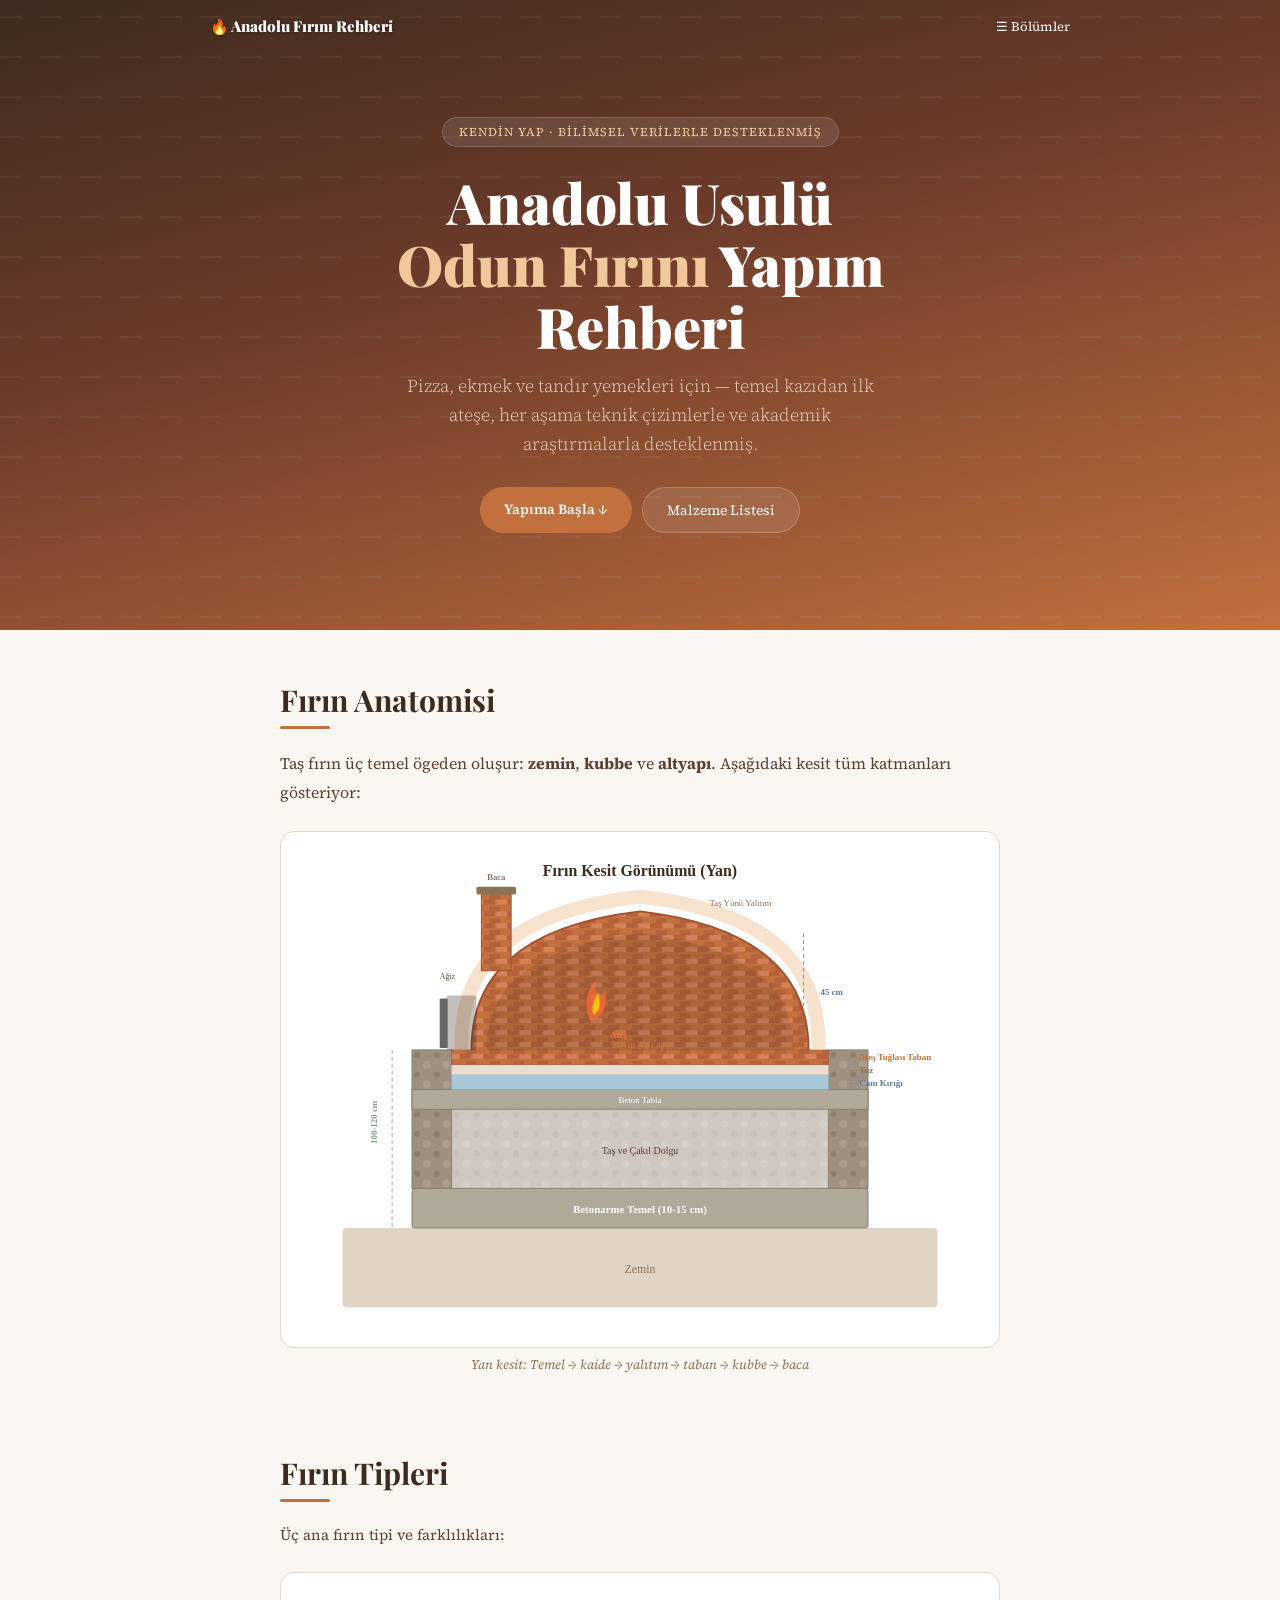
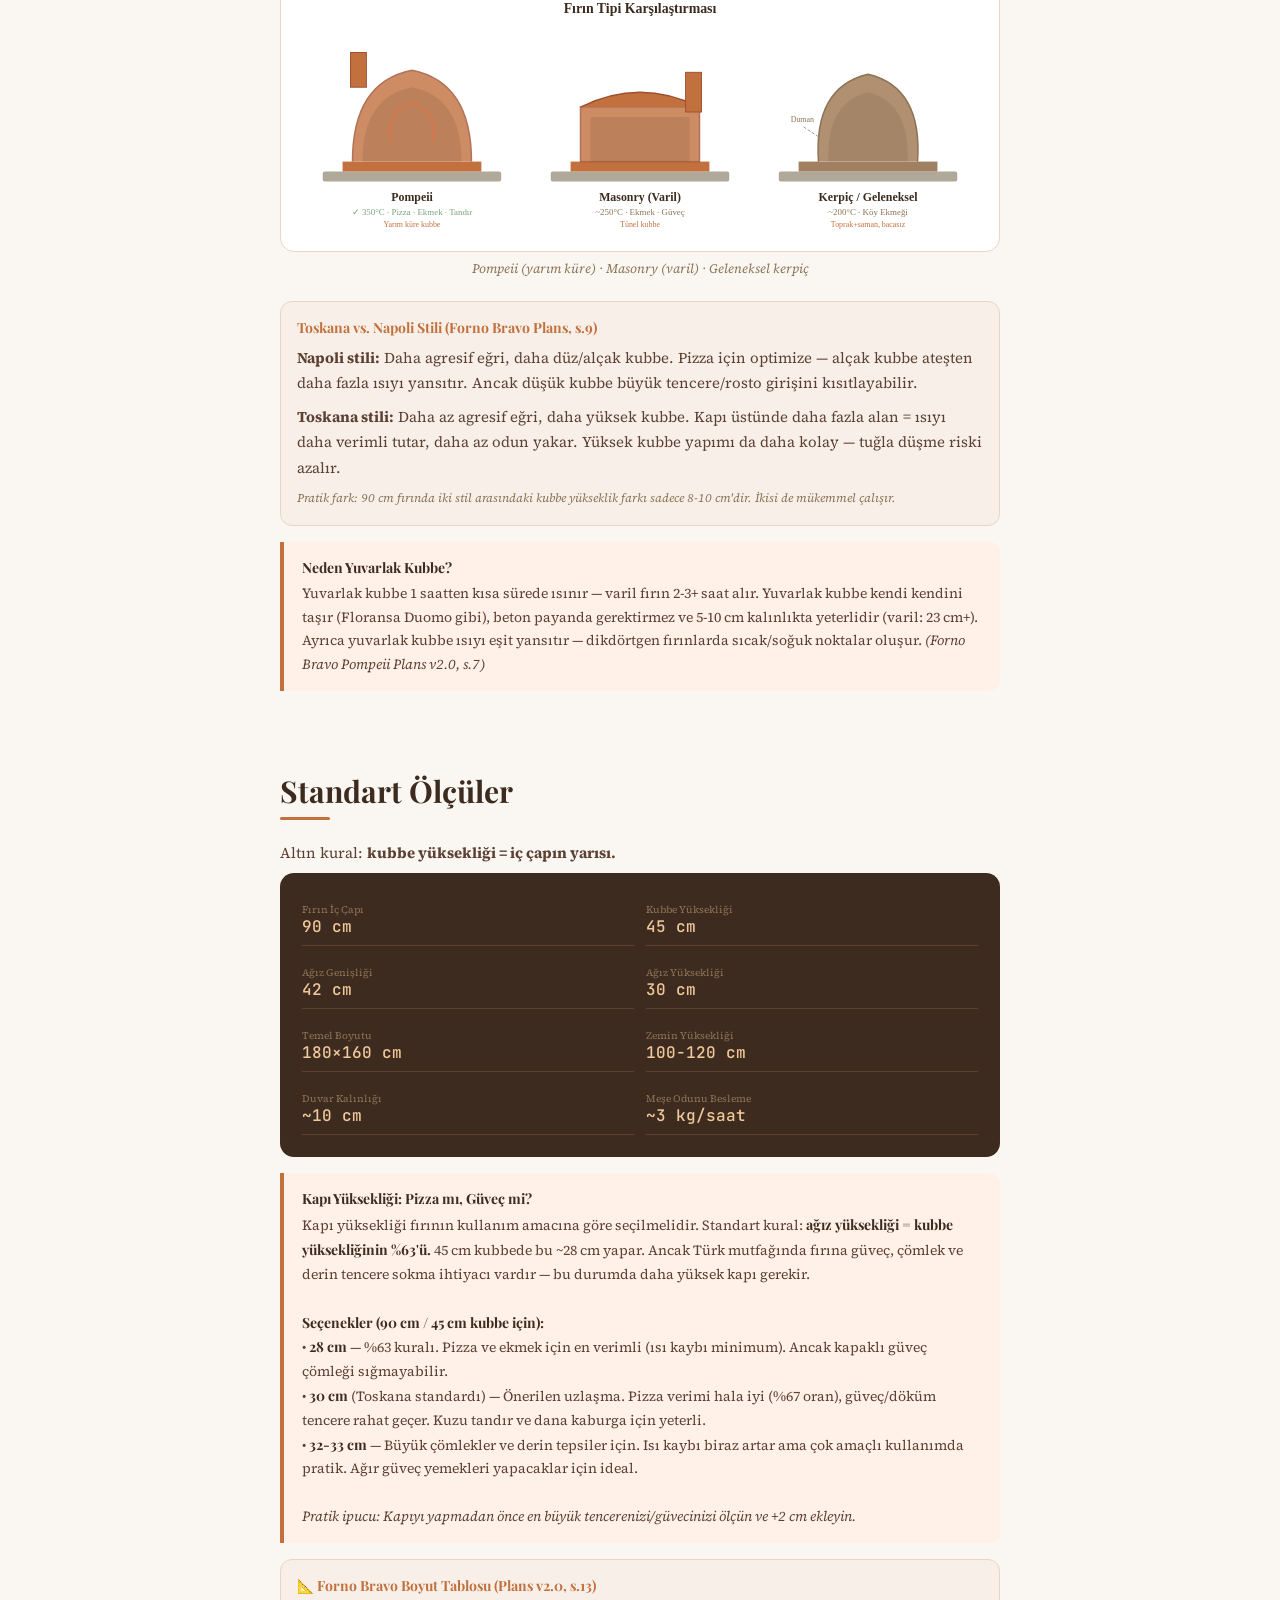
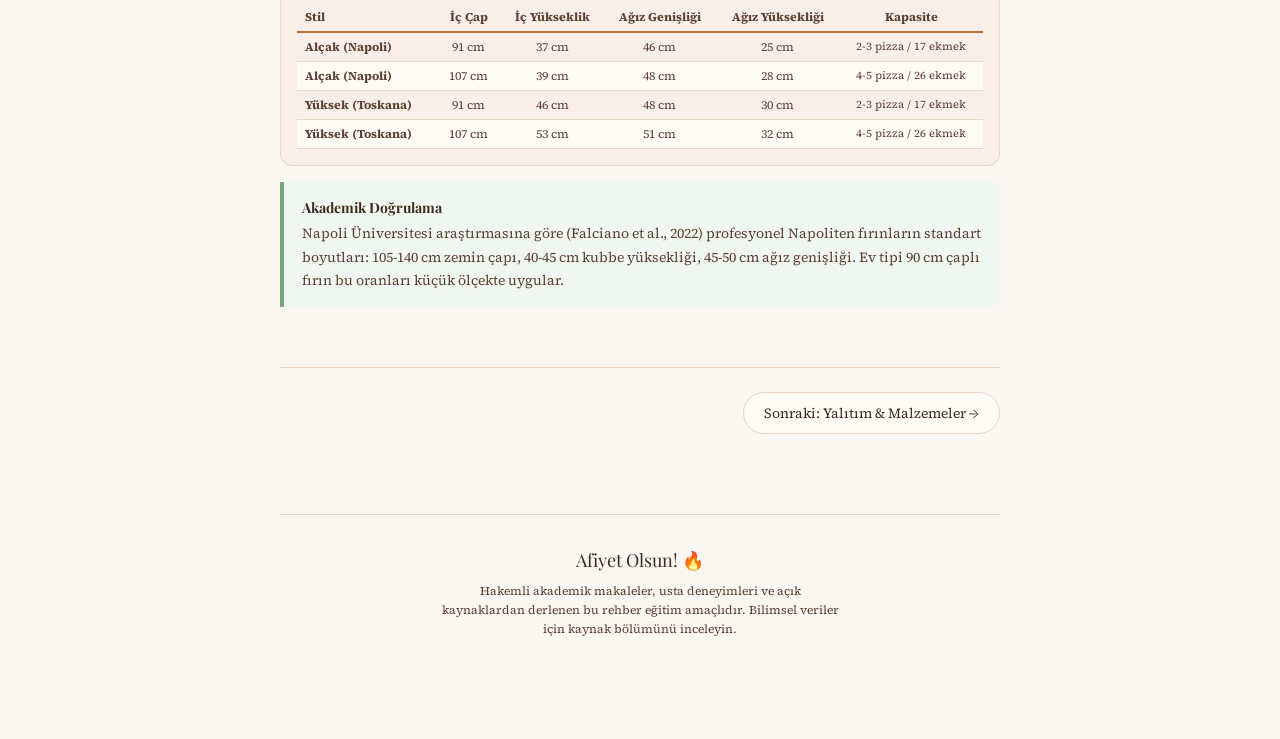
<file: index.html>
<!DOCTYPE html>
<html lang="tr">
<head>
  <meta charset="UTF-8">
  <meta name="viewport" content="width=device-width, initial-scale=1.0">
  <meta name="description" content="Anadolu usulü odun fırını yapım rehberi. Pizza, ekmek ve tandır yemekleri için bilimsel verilerle desteklenmiş, adım adım yapım kılavuzu.">
  <meta property="og:title" content="Anadolu Usulü Odun Fırını Yapım Rehberi">
  <meta property="og:description" content="Pizza, ekmek ve tandır yemekleri için — temel kazıdan ilk ateşe, her aşama teknik çizimlerle ve akademik araştırmalarla desteklenmiş.">
  <meta property="og:type" content="website">
  <meta name="twitter:card" content="summary_large_image">
  <link rel="icon" href="data:image/svg+xml,<svg xmlns='http://www.w3.org/2000/svg' viewBox='0 0 100 100'><text y='.9em' font-size='90'>🔥</text></svg>">
  <title>Anadolu Usulü Odun Fırını Yapım Rehberi</title>
  <link href="https://fonts.googleapis.com/css2?family=Playfair+Display:wght@400;700;900&family=Source+Serif+4:wght@300;400;600;700&family=JetBrains+Mono:wght@400&display=swap" rel="stylesheet">
  <link rel="stylesheet" href="style.css">
</head>
<body data-page="index">

<a href="#main" class="skip-nav">İçeriğe atla</a>
<script src="shared.js"></script>

<!-- HEADER -->
<header>
  <div class="header-inner">
    <div class="header-badge">KENDİN YAP &middot; BİLİMSEL VERİLERLE DESTEKLENMİŞ</div>
    <h1>Anadolu Usulü<br><span>Odun Fırını</span> Yapım Rehberi</h1>
    <p>Pizza, ekmek ve tandır yemekleri için — temel kazıdan ilk ateşe, her aşama teknik çizimlerle ve akademik araştırmalarla desteklenmiş.</p>
    <div class="header-btns">
      <a class="btn-primary" href="yapim.html#asamalar">Yapıma Başla &#8595;</a>
      <a class="btn-secondary" href="yalitim.html#malz">Malzeme Listesi</a>
    </div>
  </div>
</header>

<!-- MAIN -->
<main id="main">

<!-- FIRIN ANATOMISI -->
<section id="giris">
  <h2>Fırın Anatomisi</h2><div class="h2-bar"></div>
  <p class="intro-text">Taş fırın üç temel ögeden oluşur: <strong>zemin</strong>, <strong>kubbe</strong> ve <strong>altyapı</strong>. Aşağıdaki kesit tüm katmanları gösteriyor:</p>
  <figure>
    <div class="diagram-box"><img src="svg/cross-section.svg" alt="Fırın Kesit Görünümü" loading="lazy"></div>
    <figcaption>Yan kesit: Temel → kaide → yalıtım → taban → kubbe → baca</figcaption>
  </figure>
</section>

<!-- FIRIN TIPLERI -->
<section id="tipler">
  <h2>Fırın Tipleri</h2><div class="h2-bar"></div>
  <p>Üç ana fırın tipi ve farklılıkları:</p>
  <figure>
    <div class="diagram-box"><img src="svg/oven-types.svg" alt="Fırın Tipi Karşılaştırması" loading="lazy"></div>
    <figcaption>Pompeii (yarım küre) · Masonry (varil) · Geleneksel kerpiç</figcaption>
  </figure>

  <div class="info-box">
    <h4 class="card-title">Toskana vs. Napoli Stili (Forno Bravo Plans, s.9)</h4>
    <div class="content-text">
      <p><strong>Napoli stili:</strong> Daha agresif eğri, daha düz/alçak kubbe. Pizza için optimize — alçak kubbe ateşten daha fazla ısıyı yansıtır. Ancak düşük kubbe büyük tencere/rosto girişini kısıtlayabilir.</p>
      <p><strong>Toskana stili:</strong> Daha az agresif eğri, daha yüksek kubbe. Kapı üstünde daha fazla alan = ısıyı daha verimli tutar, daha az odun yakar. Yüksek kubbe yapımı da daha kolay — tuğla düşme riski azalır.</p>
      <p class="source-note">Pratik fark: 90 cm fırında iki stil arasındaki kubbe yükseklik farkı sadece 8-10 cm'dir. İkisi de mükemmel çalışır.</p>
    </div>
  </div>

  <div class="tip tip-fire">
    <strong>Neden Yuvarlak Kubbe?</strong>
    <div class="tip-body">Yuvarlak kubbe 1 saatten kısa sürede ısınır — varil fırın 2-3+ saat alır. Yuvarlak kubbe kendi kendini taşır (Floransa Duomo gibi), beton payanda gerektirmez ve 5-10 cm kalınlıkta yeterlidir (varil: 23 cm+). Ayrıca yuvarlak kubbe ısıyı eşit yansıtır — dikdörtgen fırınlarda sıcak/soğuk noktalar oluşur. <em>(Forno Bravo Pompeii Plans v2.0, s.7)</em></div>
  </div>
</section>

<!-- ÖLÇÜLER -->
<section id="olculer">
  <h2>Standart Ölçüler</h2><div class="h2-bar"></div>
  <p>Altın kural: <strong>kubbe yüksekliği = iç çapın yarısı.</strong></p>

  <div class="spec-grid">
    <div class="spec-item"><div class="spec-label">Fırın İç Çapı</div><div class="spec-value">90 cm</div></div>
    <div class="spec-item"><div class="spec-label">Kubbe Yüksekliği</div><div class="spec-value">45 cm</div></div>
    <div class="spec-item"><div class="spec-label">Ağız Genişliği</div><div class="spec-value">42 cm</div></div>
    <div class="spec-item"><div class="spec-label">Ağız Yüksekliği</div><div class="spec-value">30 cm</div></div>
    <div class="spec-item"><div class="spec-label">Temel Boyutu</div><div class="spec-value">180×160 cm</div></div>
    <div class="spec-item"><div class="spec-label">Zemin Yüksekliği</div><div class="spec-value">100-120 cm</div></div>
    <div class="spec-item"><div class="spec-label">Duvar Kalınlığı</div><div class="spec-value">~10 cm</div></div>
    <div class="spec-item"><div class="spec-label">Meşe Odunu Besleme</div><div class="spec-value">~3 kg/saat</div></div>
  </div>

  <div class="tip tip-fire">
    <strong>Kapı Yüksekliği: Pizza mı, Güveç mi?</strong>
    <div class="tip-body">
      Kapı yüksekliği fırının kullanım amacına göre seçilmelidir. Standart kural: <strong>ağız yüksekliği = kubbe yüksekliğinin %63'ü.</strong> 45 cm kubbede bu ~28 cm yapar. Ancak Türk mutfağında fırına güveç, çömlek ve derin tencere sokma ihtiyacı vardır — bu durumda daha yüksek kapı gerekir.
      <br><br>
      <strong>Seçenekler (90 cm / 45 cm kubbe için):</strong><br>
      &#8226; <strong>28 cm</strong> — %63 kuralı. Pizza ve ekmek için en verimli (ısı kaybı minimum). Ancak kapaklı güveç çömleği sığmayabilir.<br>
      &#8226; <strong>30 cm</strong> (Toskana standardı) — Önerilen uzlaşma. Pizza verimi hala iyi (%67 oran), güveç/döküm tencere rahat geçer. Kuzu tandır ve dana kaburga için yeterli.<br>
      &#8226; <strong>32-33 cm</strong> — Büyük çömlekler ve derin tepsiler için. Isı kaybı biraz artar ama çok amaçlı kullanımda pratik. Ağır güveç yemekleri yapacaklar için ideal.
      <br><br>
      <em>Pratik ipucu: Kapıyı yapmadan önce en büyük tencerenizi/güvecinizi ölçün ve +2 cm ekleyin.</em>
    </div>
  </div>

  <div class="info-box mt-md">
    <h4 class="card-title">&#128208; Forno Bravo Boyut Tablosu (Plans v2.0, s.13)</h4>
    <div style="overflow-x:auto">
      <table>
        <thead><tr><th>Stil</th><th>İç Çap</th><th>İç Yükseklik</th><th>Ağız Genişliği</th><th>Ağız Yüksekliği</th><th>Kapasite</th></tr></thead>
        <tbody>
          <tr><td><strong>Alçak (Napoli)</strong></td><td>91 cm</td><td>37 cm</td><td>46 cm</td><td>25 cm</td><td class="small">2-3 pizza / 17 ekmek</td></tr>
          <tr><td><strong>Alçak (Napoli)</strong></td><td>107 cm</td><td>39 cm</td><td>48 cm</td><td>28 cm</td><td class="small">4-5 pizza / 26 ekmek</td></tr>
          <tr><td><strong>Yüksek (Toskana)</strong></td><td>91 cm</td><td>46 cm</td><td>48 cm</td><td>30 cm</td><td class="small">2-3 pizza / 17 ekmek</td></tr>
          <tr><td><strong>Yüksek (Toskana)</strong></td><td>107 cm</td><td>53 cm</td><td>51 cm</td><td>32 cm</td><td class="small">4-5 pizza / 26 ekmek</td></tr>
        </tbody>
      </table>
    </div>
  </div>

  <div class="tip tip-tip">
    <strong>Akademik Doğrulama</strong>
    <div class="tip-body">Napoli Üniversitesi araştırmasına göre (Falciano et al., 2022) profesyonel Napoliten fırınların standart boyutları: 105-140 cm zemin çapı, 40-45 cm kubbe yüksekliği, 45-50 cm ağız genişliği. Ev tipi 90 cm çaplı fırın bu oranları küçük ölçekte uygular.</div>
  </div>
</section>

<!-- SAYFA NAVİGASYONU -->
<div class="page-nav">
  <span class="spacer"></span>
  <a href="yalitim.html">Sonraki: Yalıtım &amp; Malzemeler &#8594;</a>
</div>

<!-- FOOTER -->
<footer>
  <p class="title">Afiyet Olsun! &#128293;</p>
  <p class="sub">Hakemli akademik makaleler, usta deneyimleri ve açık kaynaklardan derlenen bu rehber eğitim amaçlıdır. Bilimsel veriler için kaynak bölümünü inceleyin.</p>
</footer>

</main>

</body>
</html>
</file>
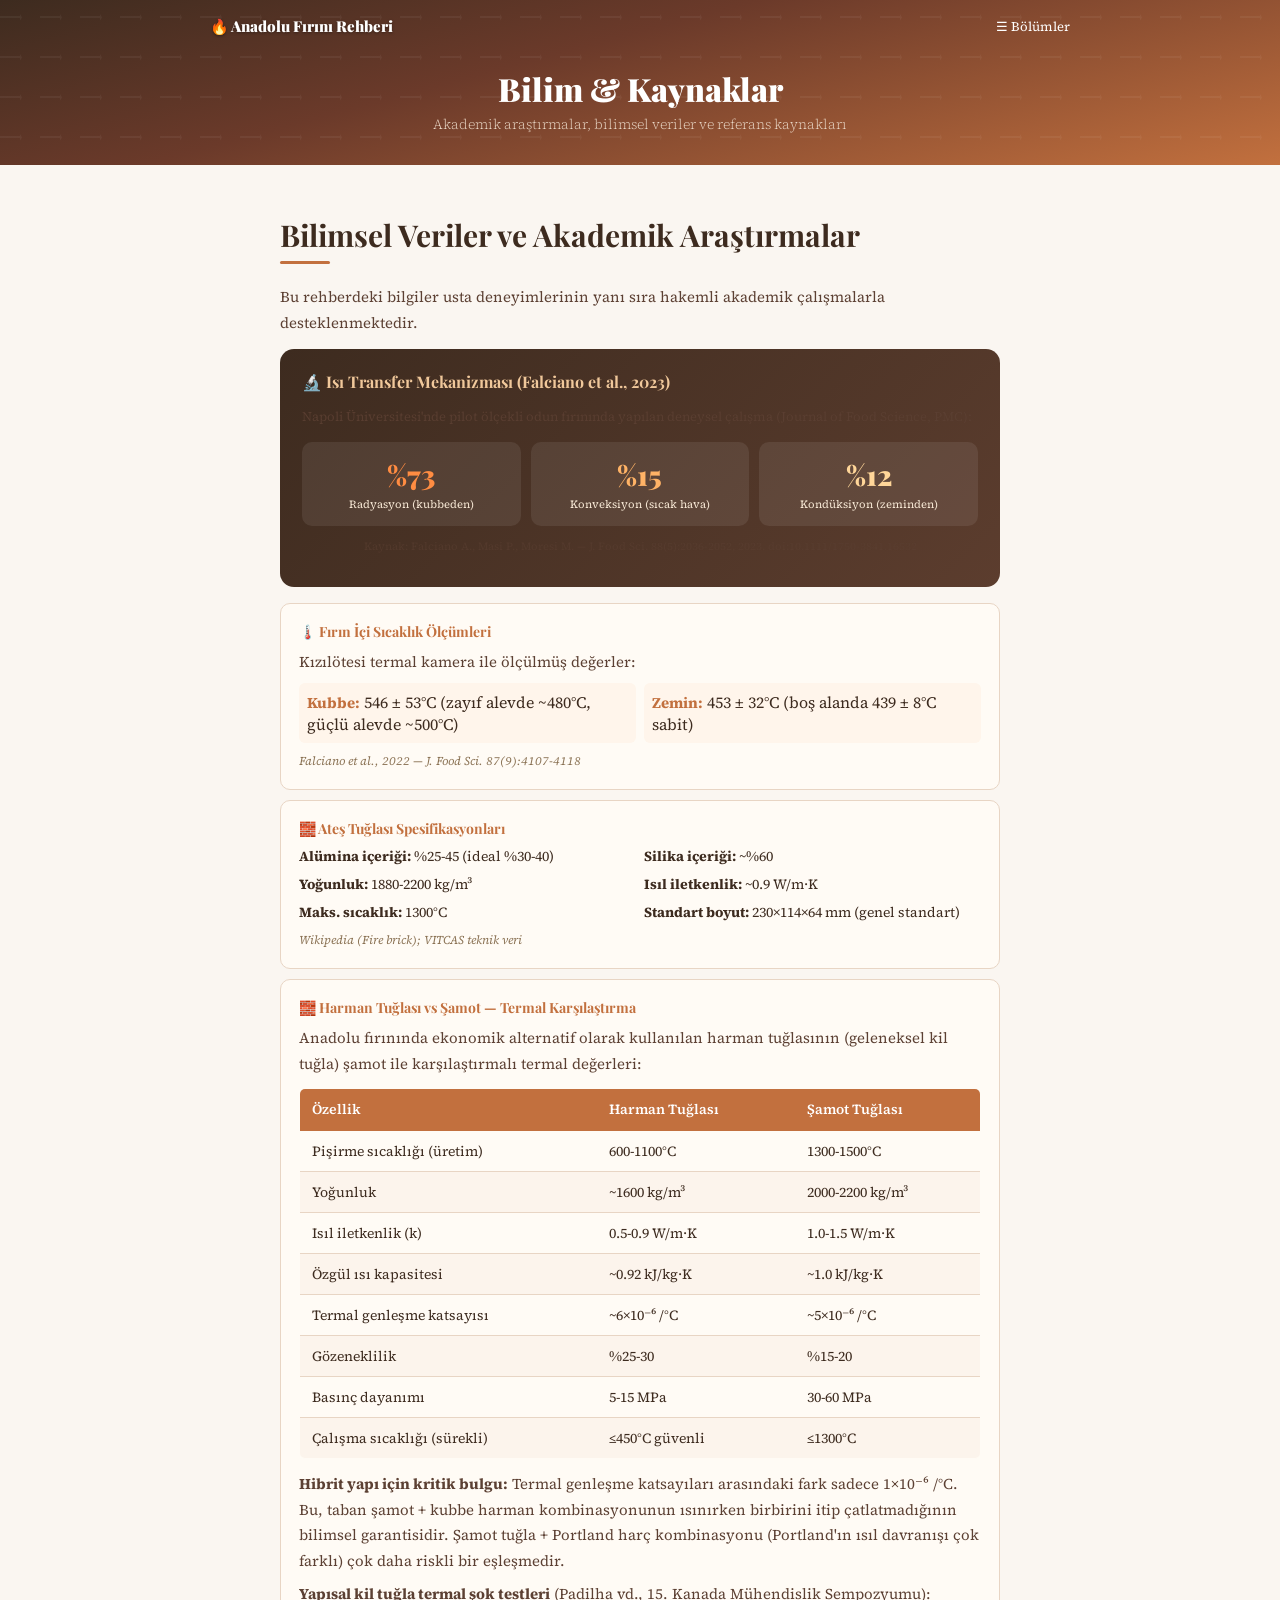
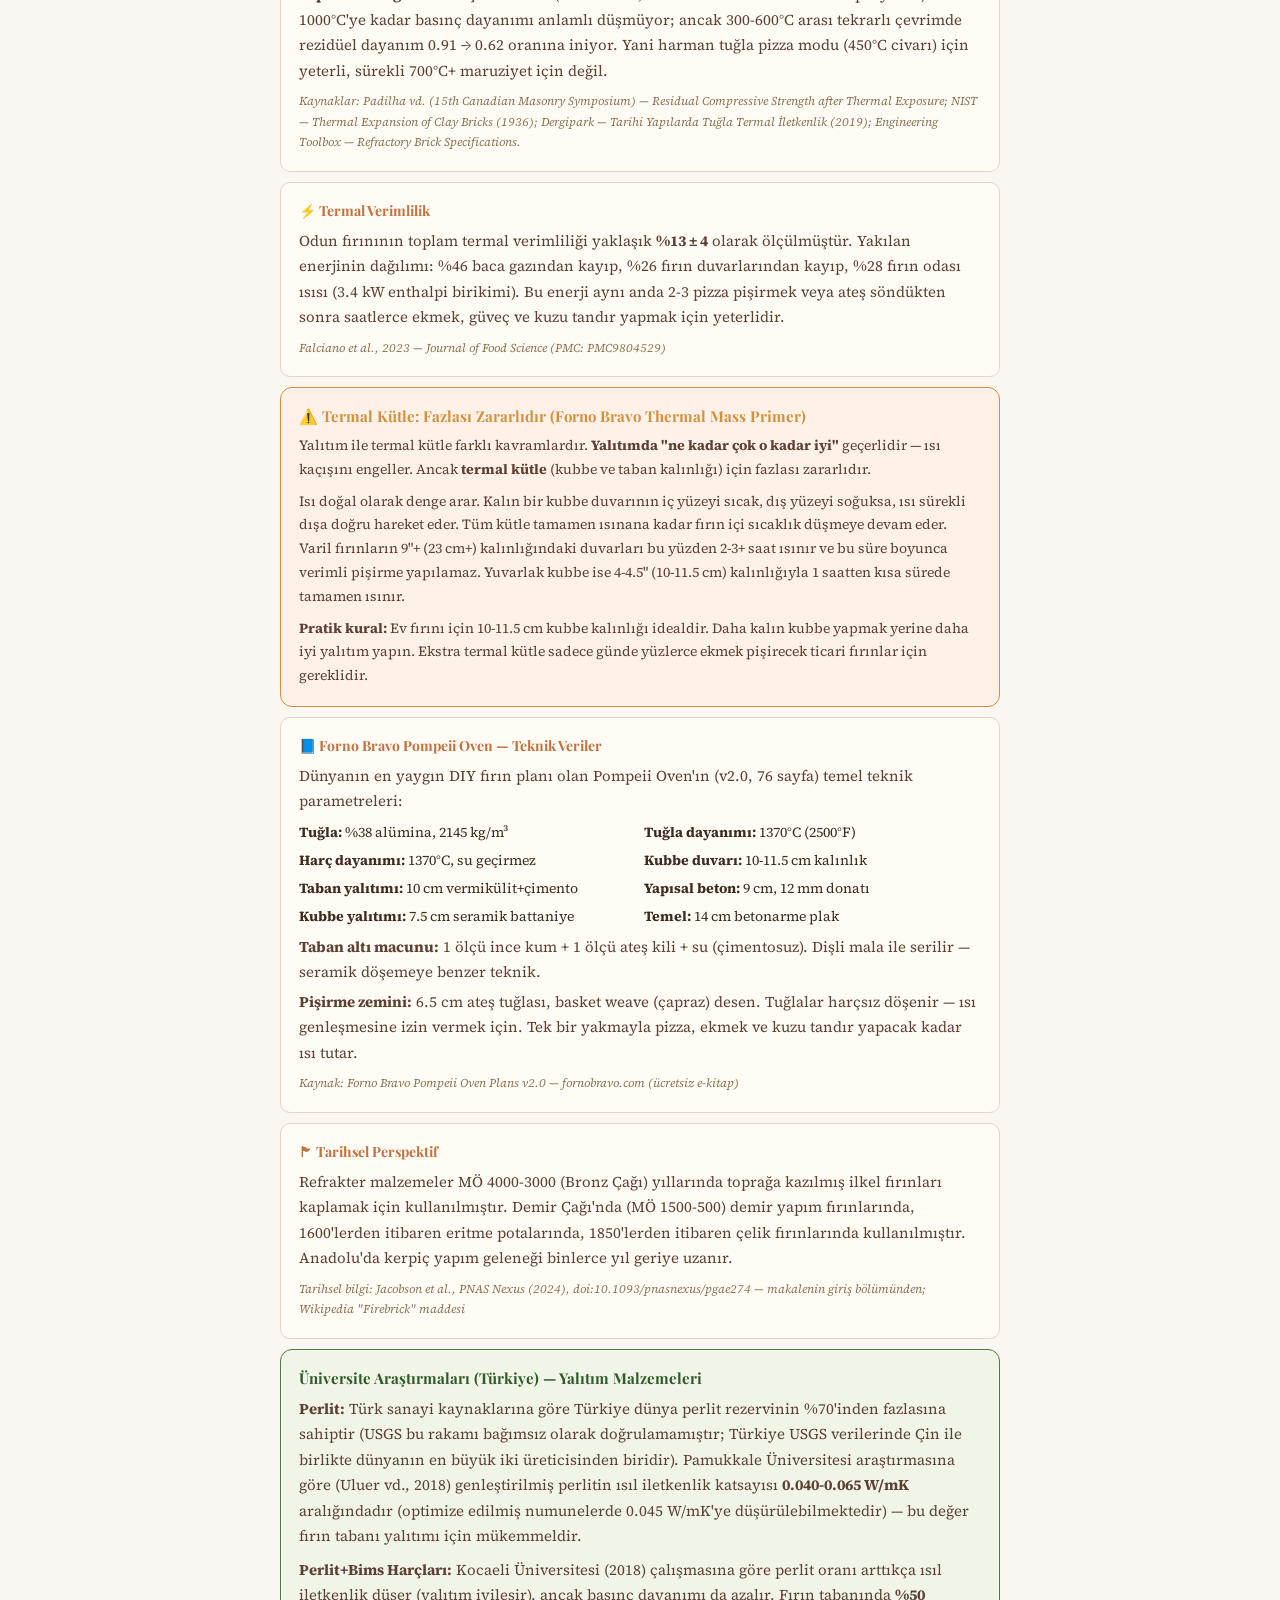
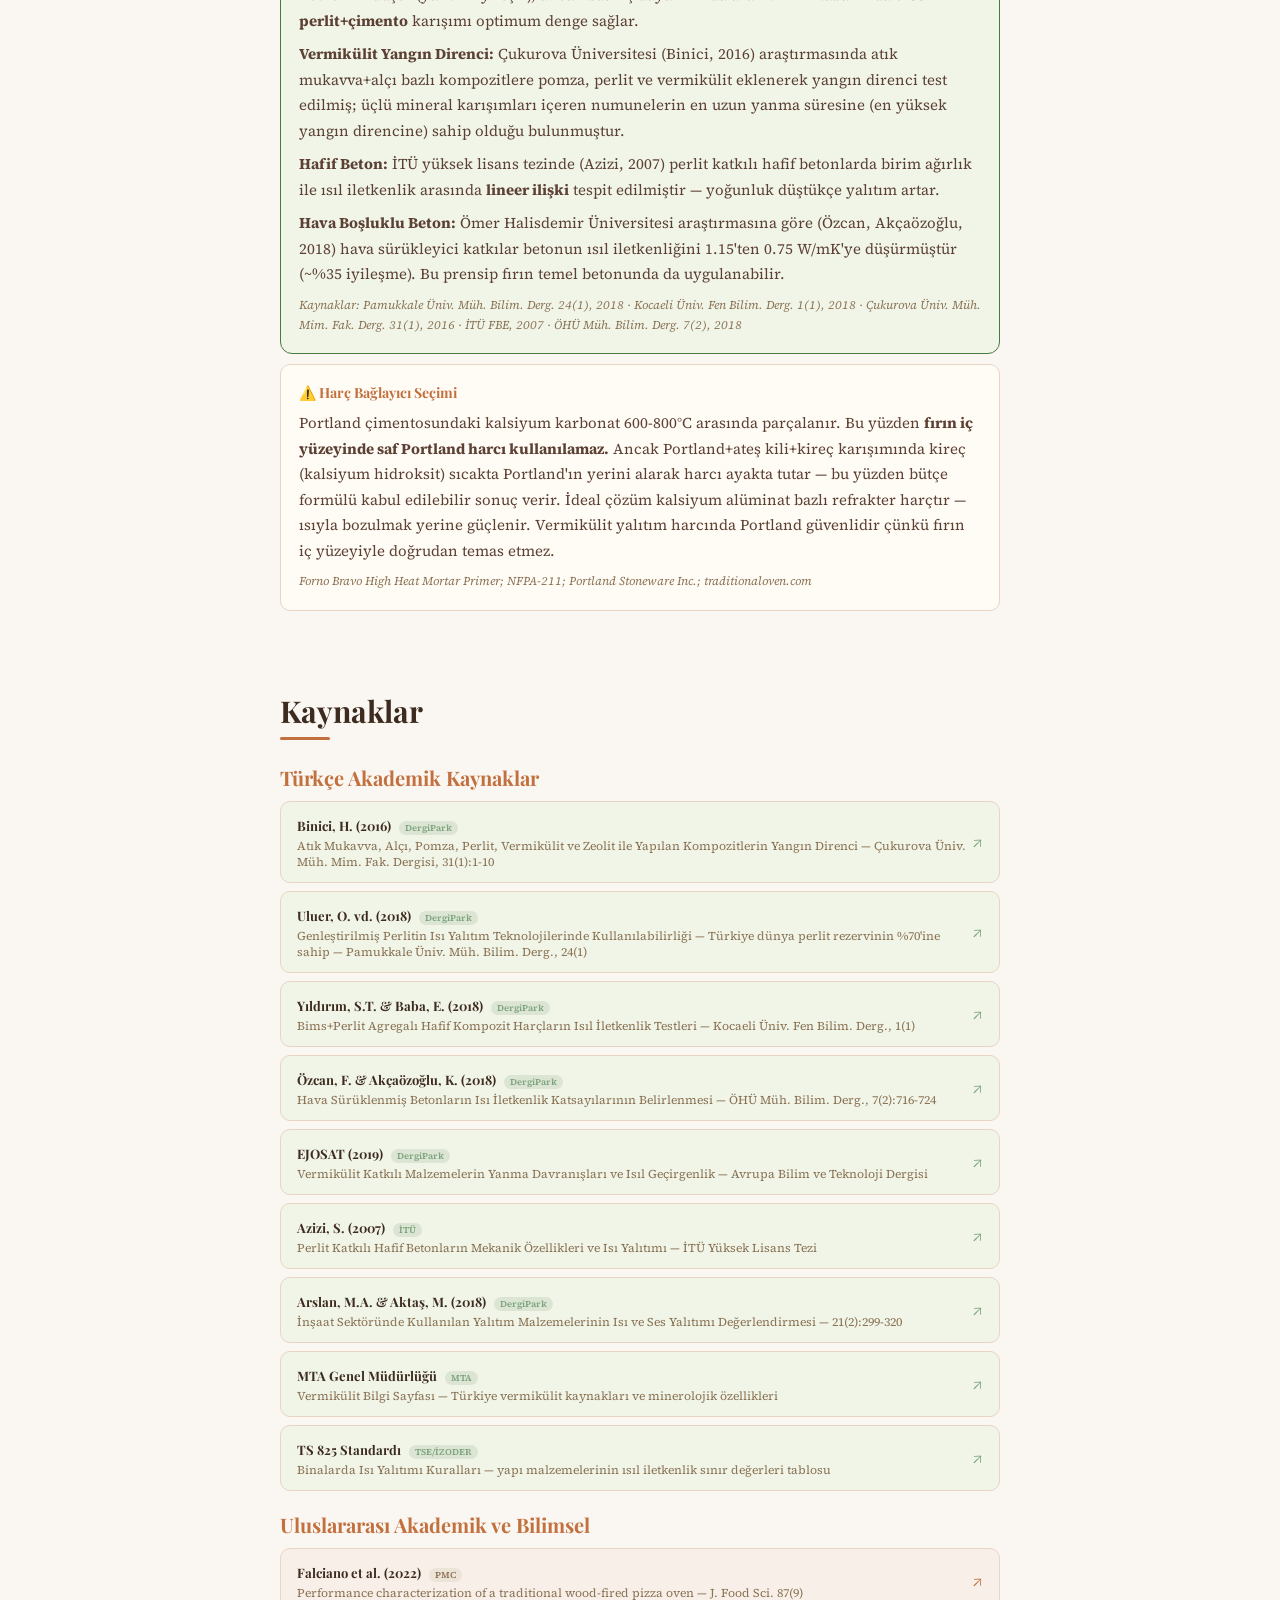
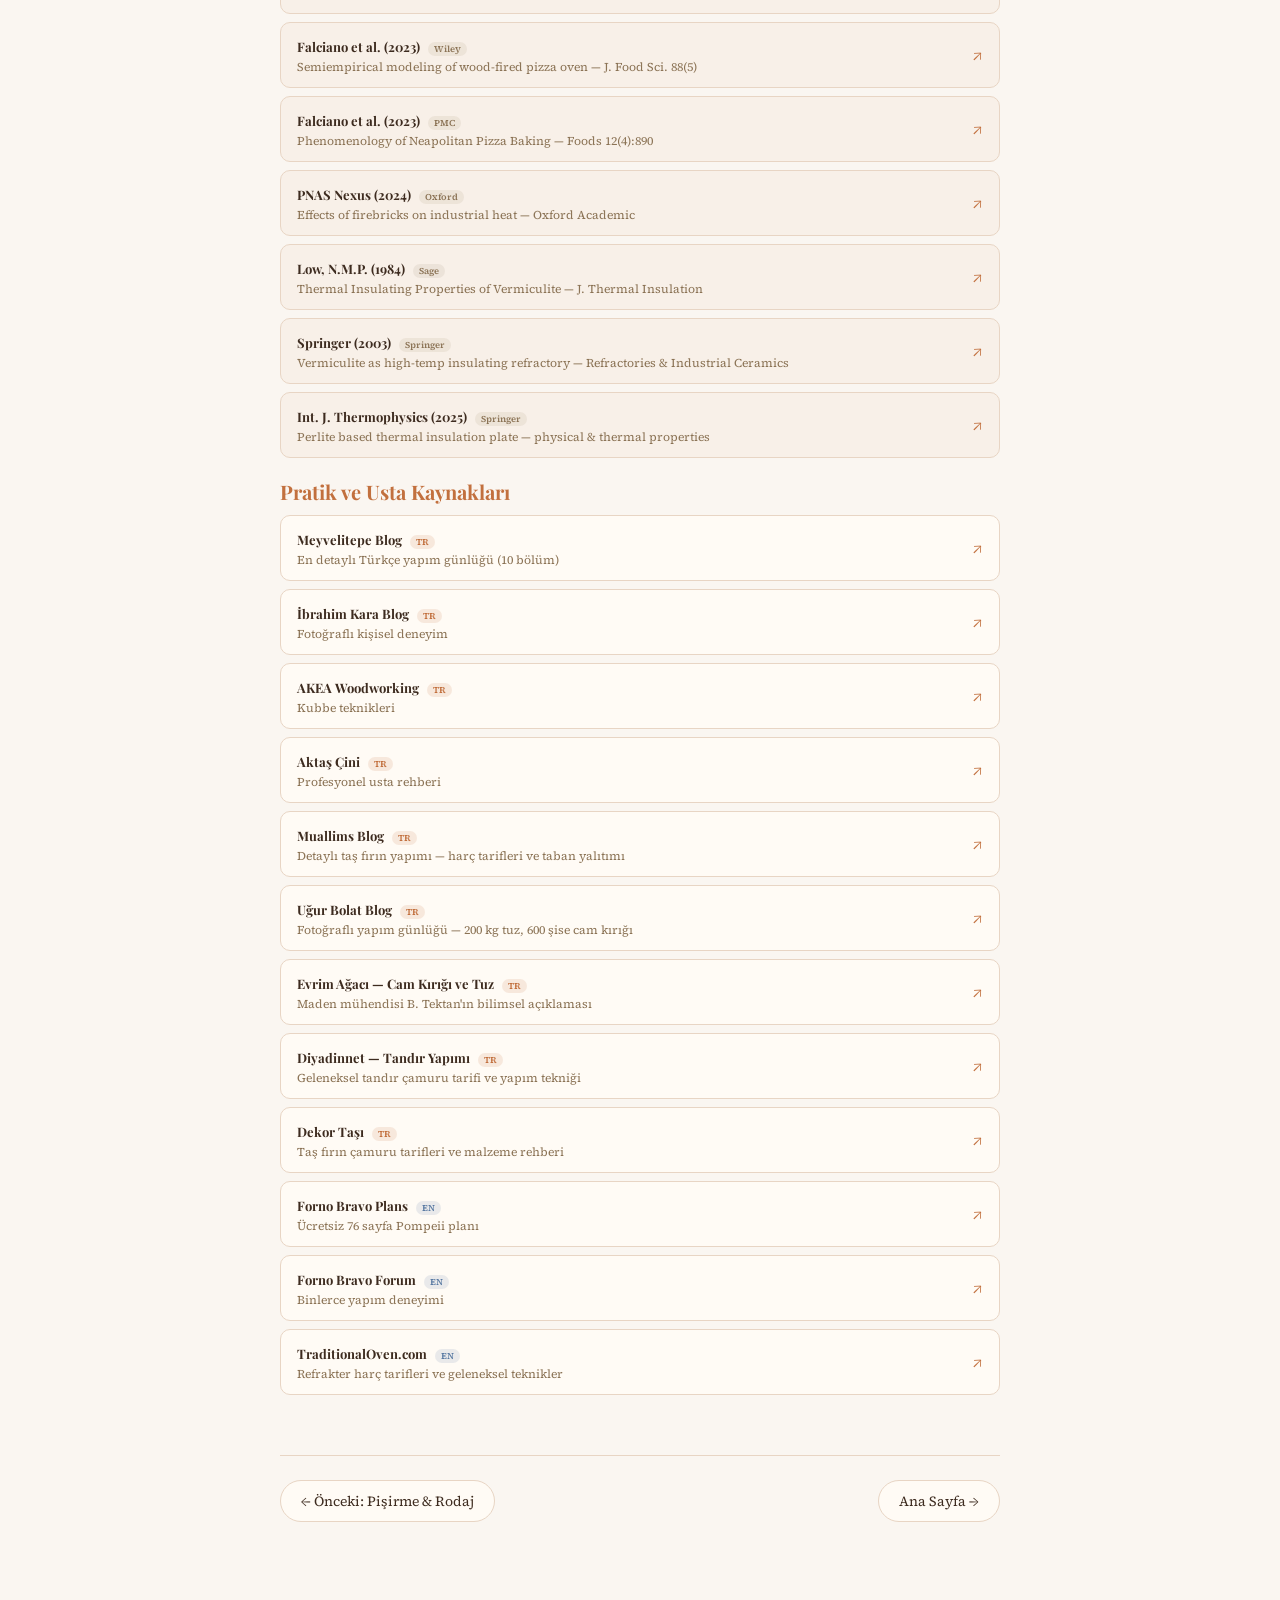
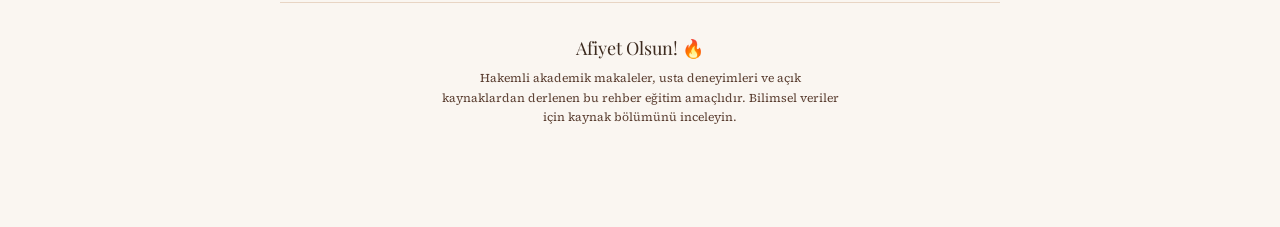
<file: bilim.html>
<!DOCTYPE html>
<html lang="tr">
<head>
  <meta charset="UTF-8">
  <meta name="viewport" content="width=device-width, initial-scale=1.0">
  <meta name="description" content="Odun fırını bilimsel verileri: ısı transfer mekanizması, termal verimlilik, ateş tuğlası spesifikasyonları ve akademik kaynaklar.">
  <meta property="og:title" content="Bilimsel Veriler &amp; Kaynaklar — Anadolu Fırını Rehberi">
  <meta property="og:description" content="Akademik araştırmalar, bilimsel veriler ve referans kaynakları — Türk ve uluslararası makaleler.">
  <meta property="og:type" content="article">
  <meta name="twitter:card" content="summary">
  <link rel="icon" href="data:image/svg+xml,<svg xmlns='http://www.w3.org/2000/svg' viewBox='0 0 100 100'><text y='.9em' font-size='90'>🔥</text></svg>">
  <title>Bilimsel Veriler &amp; Kaynaklar — Anadolu Fırını Rehberi</title>
  <link href="https://fonts.googleapis.com/css2?family=Playfair+Display:wght@400;700;900&family=Source+Serif+4:wght@300;400;600;700&family=JetBrains+Mono:wght@400&display=swap" rel="stylesheet">
  <link rel="stylesheet" href="style.css">
</head>
<body data-page="bilim">

<a href="#main" class="skip-nav">İçeriğe atla</a>
<script src="shared.js"></script>

<!-- MINI BANNER -->
<div class="mini-banner">
  <h1>Bilim &amp; Kaynaklar</h1>
  <p>Akademik araştırmalar, bilimsel veriler ve referans kaynakları</p>
</div>

<!-- MAIN -->
<main id="main">

<!-- BİLİMSEL VERİLER -->
<section id="bilim">
  <h2>Bilimsel Veriler ve Akademik Araştırmalar</h2><div class="h2-bar"></div>
  <p class="mb-md">Bu rehberdeki bilgiler usta deneyimlerinin yanı sıra hakemli akademik çalışmalarla desteklenmektedir.</p>

  <div class="dark-panel">
    <h4 class="dark-panel-title-lg">&#128300; Isı Transfer Mekanizması (Falciano et al., 2023)</h4>
    <p class="subtitle">Napoli Üniversitesi'nde pilot ölçekli odun fırınında yapılan deneysel çalışma (Journal of Food Science, PMC):</p>
    <div class="stat-grid">
      <div class="stat-card"><div class="stat-num" style="color:#FF8C42">%73</div><div class="stat-label">Radyasyon (kubbeden)</div></div>
      <div class="stat-card"><div class="stat-num" style="color:#FFB366">%15</div><div class="stat-label">Konveksiyon (sıcak hava)</div></div>
      <div class="stat-card"><div class="stat-num" style="color:#FFD699">%12</div><div class="stat-label">Kondüksiyon (zeminden)</div></div>
    </div>
    <p class="footnote">Kaynak: Falciano A., Masi P., Moresi M. — J. Food Sci. 88(5):2036-2052, 2023. doi:10.1111/1750-3841.16532</p>
  </div>

  <div class="card-grid">
    <div class="card card-lg">
      <h4 class="card-title">&#127777;&#65039; Fırın İçi Sıcaklık Ölçümleri</h4>
      <p class="mb-0">Kızılötesi termal kamera ile ölçülmüş değerler:</p>
      <div class="data-grid data-grid-mt">
        <div class="data-cell"><strong class="card-title">Kubbe:</strong> 546 &plusmn; 53°C (zayıf alevde ~480°C, güçlü alevde ~500°C)</div>
        <div class="data-cell"><strong class="card-title">Zemin:</strong> 453 &plusmn; 32°C (boş alanda 439 &plusmn; 8°C sabit)</div>
      </div>
      <p class="source-note source-note-mt">Falciano et al., 2022 — J. Food Sci. 87(9):4107-4118</p>
    </div>

    <div class="card card-lg">
      <h4 class="card-title">&#129521; Ateş Tuğlası Spesifikasyonları</h4>
      <div class="data-grid data-grid-4col">
        <div><strong>Alümina içeriği:</strong> %25-45 (ideal %30-40)</div>
        <div><strong>Silika içeriği:</strong> ~%60</div>
        <div><strong>Yoğunluk:</strong> 1880-2200 kg/m³</div>
        <div><strong>Isıl iletkenlik:</strong> ~0.9 W/m&middot;K</div>
        <div><strong>Maks. sıcaklık:</strong> 1300°C</div>
        <div><strong>Standart boyut:</strong> 230&times;114&times;64 mm (genel standart)</div>
      </div>
      <p class="source-note source-note-mt">Wikipedia (Fire brick); VITCAS teknik veri</p>
    </div>

    <div class="card card-lg">
      <h4 class="card-title">&#129521; Harman Tuğlası vs Şamot &mdash; Termal Karşılaştırma</h4>
      <p>Anadolu fırınında ekonomik alternatif olarak kullanılan harman tuğlasının (geleneksel kil tuğla) şamot ile karşılaştırmalı termal değerleri:</p>
      <table class="data-table">
        <thead>
          <tr><th>Özellik</th><th>Harman Tuğlası</th><th>Şamot Tuğlası</th></tr>
        </thead>
        <tbody>
          <tr><td>Pişirme sıcaklığı (üretim)</td><td>600-1100°C</td><td>1300-1500°C</td></tr>
          <tr><td>Yoğunluk</td><td>~1600 kg/m³</td><td>2000-2200 kg/m³</td></tr>
          <tr><td>Isıl iletkenlik (k)</td><td>0.5-0.9 W/m&middot;K</td><td>1.0-1.5 W/m&middot;K</td></tr>
          <tr><td>Özgül ısı kapasitesi</td><td>~0.92 kJ/kg&middot;K</td><td>~1.0 kJ/kg&middot;K</td></tr>
          <tr><td>Termal genleşme katsayısı</td><td>~6&times;10⁻⁶ /°C</td><td>~5&times;10⁻⁶ /°C</td></tr>
          <tr><td>Gözeneklilik</td><td>%25-30</td><td>%15-20</td></tr>
          <tr><td>Basınç dayanımı</td><td>5-15 MPa</td><td>30-60 MPa</td></tr>
          <tr><td>Çalışma sıcaklığı (sürekli)</td><td>≤450°C güvenli</td><td>≤1300°C</td></tr>
        </tbody>
      </table>
      <p><strong>Hibrit yapı için kritik bulgu:</strong> Termal genleşme katsayıları arasındaki fark sadece 1&times;10⁻⁶ /°C. Bu, taban şamot + kubbe harman kombinasyonunun ısınırken birbirini itip çatlatmadığının bilimsel garantisidir. Şamot tuğla + Portland harç kombinasyonu (Portland'ın ısıl davranışı çok farklı) çok daha riskli bir eşleşmedir.</p>
      <p><strong>Yapısal kil tuğla termal şok testleri</strong> (Padilha vd., 15. Kanada Mühendislik Sempozyumu): 1000°C'ye kadar basınç dayanımı anlamlı düşmüyor; ancak 300-600°C arası tekrarlı çevrimde rezidüel dayanım 0.91 → 0.62 oranına iniyor. Yani harman tuğla pizza modu (450°C civarı) için yeterli, sürekli 700°C+ maruziyet için değil.</p>
      <p class="source-note source-note-mt">Kaynaklar: Padilha vd. (15th Canadian Masonry Symposium) — Residual Compressive Strength after Thermal Exposure; NIST — Thermal Expansion of Clay Bricks (1936); Dergipark — Tarihi Yapılarda Tuğla Termal İletkenlik (2019); Engineering Toolbox — Refractory Brick Specifications.</p>
    </div>

    <div class="card card-lg">
      <h4 class="card-title">&#9889; Termal Verimlilik</h4>
      <p>Odun fırınının toplam termal verimliliği yaklaşık <strong>%13 &plusmn; 4</strong> olarak ölçülmüştür. Yakılan enerjinin dağılımı: %46 baca gazından kayıp, %26 fırın duvarlarından kayıp, %28 fırın odası ısısı (3.4 kW enthalpi birikimi). Bu enerji aynı anda 2-3 pizza pişirmek veya ateş söndükten sonra saatlerce ekmek, güveç ve kuzu tandır yapmak için yeterlidir.</p>
      <p class="source-note source-note-mt">Falciano et al., 2023 — Journal of Food Science (PMC: PMC9804529)</p>
    </div>

    <div class="thermal-warn">
      <h4>&#9888;&#65039; Termal Kütle: Fazlası Zararlıdır (Forno Bravo Thermal Mass Primer)</h4>
      <p>Yalıtım ile termal kütle farklı kavramlardır. <strong>Yalıtımda "ne kadar çok o kadar iyi"</strong> geçerlidir — ısı kaçışını engeller. Ancak <strong>termal kütle</strong> (kubbe ve taban kalınlığı) için fazlası zararlıdır.</p>
      <p>Isı doğal olarak denge arar. Kalın bir kubbe duvarının iç yüzeyi sıcak, dış yüzeyi soğuksa, ısı sürekli dışa doğru hareket eder. Tüm kütle tamamen ısınana kadar fırın içi sıcaklık düşmeye devam eder. Varil fırınların 9"+ (23 cm+) kalınlığındaki duvarları bu yüzden 2-3+ saat ısınır ve bu süre boyunca verimli pişirme yapılamaz. Yuvarlak kubbe ise 4-4.5" (10-11.5 cm) kalınlığıyla 1 saatten kısa sürede tamamen ısınır.</p>
      <p class="mb-0"><strong>Pratik kural:</strong> Ev fırını için 10-11.5 cm kubbe kalınlığı idealdir. Daha kalın kubbe yapmak yerine daha iyi yalıtım yapın. Ekstra termal kütle sadece günde yüzlerce ekmek pişirecek ticari fırınlar için gereklidir.</p>
    </div>

    <div class="card card-lg">
      <h4 class="card-title">&#128216; Forno Bravo Pompeii Oven — Teknik Veriler</h4>
      <p class="mb-0">Dünyanın en yaygın DIY fırın planı olan Pompeii Oven'ın (v2.0, 76 sayfa) temel teknik parametreleri:</p>
      <div class="data-grid data-grid-4col data-grid-mt">
        <div><strong>Tuğla:</strong> %38 alümina, 2145 kg/m³</div>
        <div><strong>Tuğla dayanımı:</strong> 1370°C (2500°F)</div>
        <div><strong>Harç dayanımı:</strong> 1370°C, su geçirmez</div>
        <div><strong>Kubbe duvarı:</strong> 10-11.5 cm kalınlık</div>
        <div><strong>Taban yalıtımı:</strong> 10 cm vermikülit+çimento</div>
        <div><strong>Yapısal beton:</strong> 9 cm, 12 mm donatı</div>
        <div><strong>Kubbe yalıtımı:</strong> 7.5 cm seramik battaniye</div>
        <div><strong>Temel:</strong> 14 cm betonarme plak</div>
      </div>
      <p style="margin:8px 0 4px"><strong>Taban altı macunu:</strong> 1 ölçü ince kum + 1 ölçü ateş kili + su (çimentosuz). Dişli mala ile serilir — seramik döşemeye benzer teknik.</p>
      <p class="mb-0"><strong>Pişirme zemini:</strong> 6.5 cm ateş tuğlası, basket weave (çapraz) desen. Tuğlalar harçsız döşenir — ısı genleşmesine izin vermek için. Tek bir yakmayla pizza, ekmek ve kuzu tandır yapacak kadar ısı tutar.</p>
      <p class="source-note source-note-mt">Kaynak: Forno Bravo Pompeii Oven Plans v2.0 — fornobravo.com (ücretsiz e-kitap)</p>
    </div>

    <div class="card card-lg">
      <h4 class="card-title">&#127986; Tarihsel Perspektif</h4>
      <p class="mb-0">Refrakter malzemeler MÖ 4000-3000 (Bronz Çağı) yıllarında toprağa kazılmış ilkel fırınları kaplamak için kullanılmıştır. Demir Çağı'nda (MÖ 1500-500) demir yapım fırınlarında, 1600'lerden itibaren eritme potalarında, 1850'lerden itibaren çelik fırınlarında kullanılmıştır. Anadolu'da kerpiç yapım geleneği binlerce yıl geriye uzanır.</p>
      <p class="source-note source-note-mt">Tarihsel bilgi: Jacobson et al., PNAS Nexus (2024), doi:10.1093/pnasnexus/pgae274 — makalenin giriş bölümünden; Wikipedia "Firebrick" maddesi</p>
    </div>

    <div class="academic-box">
      <h4 class="academic-title">Üniversite Araştırmaları (Türkiye) — Yalıtım Malzemeleri</h4>
      <div class="content-text">
        <p><strong>Perlit:</strong> Türk sanayi kaynaklarına göre Türkiye dünya perlit rezervinin %70'inden fazlasına sahiptir (USGS bu rakamı bağımsız olarak doğrulamamıştır; Türkiye USGS verilerinde Çin ile birlikte dünyanın en büyük iki üreticisinden biridir). Pamukkale Üniversitesi araştırmasına göre (Uluer vd., 2018) genleştirilmiş perlitin ısıl iletkenlik katsayısı <strong>0.040-0.065 W/mK</strong> aralığındadır (optimize edilmiş numunelerde 0.045 W/mK'ye düşürülebilmektedir) — bu değer fırın tabanı yalıtımı için mükemmeldir.</p>
        <p><strong>Perlit+Bims Harçları:</strong> Kocaeli Üniversitesi (2018) çalışmasına göre perlit oranı arttıkça ısıl iletkenlik düşer (yalıtım iyileşir), ancak basınç dayanımı da azalır. Fırın tabanında <strong>%50 perlit+çimento</strong> karışımı optimum denge sağlar.</p>
        <p><strong>Vermikülit Yangın Direnci:</strong> Çukurova Üniversitesi (Binici, 2016) araştırmasında atık mukavva+alçı bazlı kompozitlere pomza, perlit ve vermikülit eklenerek yangın direnci test edilmiş; üçlü mineral karışımları içeren numunelerin en uzun yanma süresine (en yüksek yangın direncine) sahip olduğu bulunmuştur.</p>
        <p><strong>Hafif Beton:</strong> İTÜ yüksek lisans tezinde (Azizi, 2007) perlit katkılı hafif betonlarda birim ağırlık ile ısıl iletkenlik arasında <strong>lineer ilişki</strong> tespit edilmiştir — yoğunluk düştükçe yalıtım artar.</p>
        <p><strong>Hava Boşluklu Beton:</strong> Ömer Halisdemir Üniversitesi araştırmasına göre (Özcan, Akçaözoğlu, 2018) hava sürükleyici katkılar betonun ısıl iletkenliğini 1.15'ten 0.75 W/mK'ye düşürmüştür (~%35 iyileşme). Bu prensip fırın temel betonunda da uygulanabilir.</p>
        <p class="source-note">Kaynaklar: Pamukkale Üniv. Müh. Bilim. Derg. 24(1), 2018 &middot; Kocaeli Üniv. Fen Bilim. Derg. 1(1), 2018 &middot; Çukurova Üniv. Müh. Mim. Fak. Derg. 31(1), 2016 &middot; İTÜ FBE, 2007 &middot; ÖHÜ Müh. Bilim. Derg. 7(2), 2018</p>
      </div>
    </div>

    <div class="card card-lg">
      <h4 class="card-title">&#9888;&#65039; Harç Bağlayıcı Seçimi</h4>
      <p class="mb-0">Portland çimentosundaki kalsiyum karbonat 600-800°C arasında parçalanır. Bu yüzden <strong>fırın iç yüzeyinde saf Portland harcı kullanılamaz.</strong> Ancak Portland+ateş kili+kireç karışımında kireç (kalsiyum hidroksit) sıcakta Portland'ın yerini alarak harcı ayakta tutar — bu yüzden bütçe formülü kabul edilebilir sonuç verir. İdeal çözüm kalsiyum alüminat bazlı refrakter harçtır — ısıyla bozulmak yerine güçlenir. Vermikülit yalıtım harcında Portland güvenlidir çünkü fırın iç yüzeyiyle doğrudan temas etmez.</p>
      <p class="source-note source-note-mt">Forno Bravo High Heat Mortar Primer; NFPA-211; Portland Stoneware Inc.; traditionaloven.com</p>
    </div>
  </div>
</section>

<!-- KAYNAKLAR -->
<section id="kaynaklar">
  <h2>Kaynaklar</h2><div class="h2-bar"></div>

  <h3>Türkçe Akademik Kaynaklar</h3>
  <a class="source-link tr-source" href="https://dergipark.org.tr/en/pub/cukurovaummfd/issue/28705/317714" target="_blank" rel="noopener noreferrer"><div><span class="source-name">Binici, H. (2016)</span><span class="source-badge source-badge-tr">DergiPark</span><div class="source-desc">Atık Mukavva, Alçı, Pomza, Perlit, Vermikülit ve Zeolit ile Yapılan Kompozitlerin Yangın Direnci — Çukurova Üniv. Müh. Mim. Fak. Dergisi, 31(1):1-10</div></div><span class="source-arrow source-arrow-green">&#8599;</span></a>
  <a class="source-link tr-source" href="https://dergipark.org.tr/tr/pub/pajes/article/400768" target="_blank" rel="noopener noreferrer"><div><span class="source-name">Uluer, O. vd. (2018)</span><span class="source-badge source-badge-tr">DergiPark</span><div class="source-desc">Genleştirilmiş Perlitin Isı Yalıtım Teknolojilerinde Kullanılabilirliği — Türkiye dünya perlit rezervinin %70'ine sahip — Pamukkale Üniv. Müh. Bilim. Derg., 24(1)</div></div><span class="source-arrow source-arrow-green">&#8599;</span></a>
  <a class="source-link tr-source" href="https://dergipark.org.tr/tr/pub/koufbd/article/432022" target="_blank" rel="noopener noreferrer"><div><span class="source-name">Yıldırım, S.T. &amp; Baba, E. (2018)</span><span class="source-badge source-badge-tr">DergiPark</span><div class="source-desc">Bims+Perlit Agregalı Hafif Kompozit Harçların Isıl İletkenlik Testleri — Kocaeli Üniv. Fen Bilim. Derg., 1(1)</div></div><span class="source-arrow source-arrow-green">&#8599;</span></a>
  <a class="source-link tr-source" href="https://dergipark.org.tr/tr/download/article-file/508329" target="_blank" rel="noopener noreferrer"><div><span class="source-name">Özcan, F. &amp; Akçaözoğlu, K. (2018)</span><span class="source-badge source-badge-tr">DergiPark</span><div class="source-desc">Hava Sürüklenmiş Betonların Isı İletkenlik Katsayılarının Belirlenmesi — ÖHÜ Müh. Bilim. Derg., 7(2):716-724</div></div><span class="source-arrow source-arrow-green">&#8599;</span></a>
  <a class="source-link tr-source" href="https://dergipark.org.tr/en/pub/ejosat/article/615661" target="_blank" rel="noopener noreferrer"><div><span class="source-name">EJOSAT (2019)</span><span class="source-badge source-badge-tr">DergiPark</span><div class="source-desc">Vermikülit Katkılı Malzemelerin Yanma Davranışları ve Isıl Geçirgenlik — Avrupa Bilim ve Teknoloji Dergisi</div></div><span class="source-arrow source-arrow-green">&#8599;</span></a>
  <a class="source-link tr-source" href="https://polen.itu.edu.tr/items/8cdeaa2e-8044-48e1-85ad-ea604f1afb51" target="_blank" rel="noopener noreferrer"><div><span class="source-name">Azizi, S. (2007)</span><span class="source-badge source-badge-tr">İTÜ</span><div class="source-desc">Perlit Katkılı Hafif Betonların Mekanik Özellikleri ve Isı Yalıtımı — İTÜ Yüksek Lisans Tezi</div></div><span class="source-arrow source-arrow-green">&#8599;</span></a>
  <a class="source-link tr-source" href="https://dergipark.org.tr/tr/pub/politeknik/article/407257" target="_blank" rel="noopener noreferrer"><div><span class="source-name">Arslan, M.A. &amp; Aktaş, M. (2018)</span><span class="source-badge source-badge-tr">DergiPark</span><div class="source-desc">İnşaat Sektöründe Kullanılan Yalıtım Malzemelerinin Isı ve Ses Yalıtımı Değerlendirmesi — 21(2):299-320</div></div><span class="source-arrow source-arrow-green">&#8599;</span></a>
  <a class="source-link tr-source" href="https://www.mta.gov.tr/v3.0/bilgi-merkezi/vermikulit" target="_blank" rel="noopener noreferrer"><div><span class="source-name">MTA Genel Müdürlüğü</span><span class="source-badge source-badge-tr">MTA</span><div class="source-desc">Vermikülit Bilgi Sayfası — Türkiye vermikülit kaynakları ve minerolojik özellikleri</div></div><span class="source-arrow source-arrow-green">&#8599;</span></a>
  <a class="source-link tr-source" href="https://www.izoder.org.tr/dosyalar/hesapdegerleri.pdf" target="_blank" rel="noopener noreferrer"><div><span class="source-name">TS 825 Standardı</span><span class="source-badge source-badge-tr">TSE/İZODER</span><div class="source-desc">Binalarda Isı Yalıtımı Kuralları — yapı malzemelerinin ısıl iletkenlik sınır değerleri tablosu</div></div><span class="source-arrow source-arrow-green">&#8599;</span></a>

  <h3 class="mt-lg">Uluslararası Akademik ve Bilimsel</h3>
  <a class="source-link int-source" href="https://pmc.ncbi.nlm.nih.gov/articles/PMC9804529/" target="_blank" rel="noopener noreferrer"><div><span class="source-name">Falciano et al. (2022)</span><span class="source-badge source-badge-int">PMC</span><div class="source-desc">Performance characterization of a traditional wood-fired pizza oven — J. Food Sci. 87(9)</div></div><span class="source-arrow">&#8599;</span></a>
  <a class="source-link int-source" href="https://ift.onlinelibrary.wiley.com/doi/10.1111/1750-3841.16532" target="_blank" rel="noopener noreferrer"><div><span class="source-name">Falciano et al. (2023)</span><span class="source-badge source-badge-int">Wiley</span><div class="source-desc">Semiempirical modeling of wood-fired pizza oven — J. Food Sci. 88(5)</div></div><span class="source-arrow">&#8599;</span></a>
  <a class="source-link int-source" href="https://pmc.ncbi.nlm.nih.gov/articles/PMC9957212/" target="_blank" rel="noopener noreferrer"><div><span class="source-name">Falciano et al. (2023)</span><span class="source-badge source-badge-int">PMC</span><div class="source-desc">Phenomenology of Neapolitan Pizza Baking — Foods 12(4):890</div></div><span class="source-arrow">&#8599;</span></a>
  <a class="source-link int-source" href="https://academic.oup.com/pnasnexus/article/3/7/pgae274/7710221" target="_blank" rel="noopener noreferrer"><div><span class="source-name">PNAS Nexus (2024)</span><span class="source-badge source-badge-int">Oxford</span><div class="source-desc">Effects of firebricks on industrial heat — Oxford Academic</div></div><span class="source-arrow">&#8599;</span></a>
  <a class="source-link int-source" href="https://journals.sagepub.com/doi/10.1177/109719638400800205" target="_blank" rel="noopener noreferrer"><div><span class="source-name">Low, N.M.P. (1984)</span><span class="source-badge source-badge-int">Sage</span><div class="source-desc">Thermal Insulating Properties of Vermiculite — J. Thermal Insulation</div></div><span class="source-arrow">&#8599;</span></a>
  <a class="source-link int-source" href="https://link.springer.com/article/10.1023/A:1026312619843" target="_blank" rel="noopener noreferrer"><div><span class="source-name">Springer (2003)</span><span class="source-badge source-badge-int">Springer</span><div class="source-desc">Vermiculite as high-temp insulating refractory — Refractories &amp; Industrial Ceramics</div></div><span class="source-arrow">&#8599;</span></a>
  <a class="source-link int-source" href="https://link.springer.com/article/10.1007/s10765-025-03503-x" target="_blank" rel="noopener noreferrer"><div><span class="source-name">Int. J. Thermophysics (2025)</span><span class="source-badge source-badge-int">Springer</span><div class="source-desc">Perlite based thermal insulation plate — physical &amp; thermal properties</div></div><span class="source-arrow">&#8599;</span></a>

  <h3 class="mt-lg">Pratik ve Usta Kaynakları</h3>
  <a class="source-link prac-source" href="https://blog.meyvelitepe.org/category/koy-firini-2/" target="_blank" rel="noopener noreferrer"><div><span class="source-name">Meyvelitepe Blog</span><span class="source-badge source-badge-prac">TR</span><div class="source-desc">En detaylı Türkçe yapım günlüğü (10 bölüm)</div></div><span class="source-arrow">&#8599;</span></a>
  <a class="source-link prac-source" href="https://beyazbilgicom.blogspot.com/2014/04/koy-frn-yapyorum.html" target="_blank" rel="noopener noreferrer"><div><span class="source-name">İbrahim Kara Blog</span><span class="source-badge source-badge-prac">TR</span><div class="source-desc">Fotoğraflı kişisel deneyim</div></div><span class="source-arrow">&#8599;</span></a>
  <a class="source-link prac-source" href="https://akeawoodworking.wordpress.com/tag/koy-firini-yapimi/" target="_blank" rel="noopener noreferrer"><div><span class="source-name">AKEA Woodworking</span><span class="source-badge source-badge-prac">TR</span><div class="source-desc">Kubbe teknikleri</div></div><span class="source-arrow">&#8599;</span></a>
  <a class="source-link prac-source" href="https://www.aktascini.com.tr/geleneksel-anadolu-tas-firini-yapimi-ates-tuglasi-ve-samanli-kerpic/" target="_blank" rel="noopener noreferrer"><div><span class="source-name">Aktaş Çini</span><span class="source-badge source-badge-prac">TR</span><div class="source-desc">Profesyonel usta rehberi</div></div><span class="source-arrow">&#8599;</span></a>
  <a class="source-link prac-source" href="https://muallims.blogspot.com/2015/06/tas-frn-yapm.html" target="_blank" rel="noopener noreferrer"><div><span class="source-name">Muallims Blog</span><span class="source-badge source-badge-prac">TR</span><div class="source-desc">Detaylı taş fırın yapımı — harç tarifleri ve taban yalıtımı</div></div><span class="source-arrow">&#8599;</span></a>
  <a class="source-link prac-source" href="http://ugurbolat77.blogspot.com/2017/07/koy-firini-yapimi.html" target="_blank" rel="noopener noreferrer"><div><span class="source-name">Uğur Bolat Blog</span><span class="source-badge source-badge-prac">TR</span><div class="source-desc">Fotoğraflı yapım günlüğü — 200 kg tuz, 600 şise cam kırığı</div></div><span class="source-arrow">&#8599;</span></a>
  <a class="source-link prac-source" href="https://evrimagaci.org/soru/neden-koy-firinlari-yapilirken-tabanina-kirik-cam-ve-tuz-konulur-bunlarin-gorevi-nedir-28053" target="_blank" rel="noopener noreferrer"><div><span class="source-name">Evrim Ağacı — Cam Kırığı ve Tuz</span><span class="source-badge source-badge-prac">TR</span><div class="source-desc">Maden mühendisi B. Tektan'ın bilimsel açıklaması</div></div><span class="source-arrow">&#8599;</span></a>
  <a class="source-link prac-source" href="https://www.diyadinnet.com/bilgi-1190-tandir" target="_blank" rel="noopener noreferrer"><div><span class="source-name">Diyadinnet — Tandır Yapımı</span><span class="source-badge source-badge-prac">TR</span><div class="source-desc">Geleneksel tandır çamuru tarifi ve yapım tekniği</div></div><span class="source-arrow">&#8599;</span></a>
  <a class="source-link prac-source" href="https://dekortasi.com/urun/tas-firin-camuru-nasil-yapilir/" target="_blank" rel="noopener noreferrer"><div><span class="source-name">Dekor Taşı</span><span class="source-badge source-badge-prac">TR</span><div class="source-desc">Taş fırın çamuru tarifleri ve malzeme rehberi</div></div><span class="source-arrow">&#8599;</span></a>
  <a class="source-link prac-source" href="https://www.fornobravo.com/pompeii-oven/pompeii-oven-plans/" target="_blank" rel="noopener noreferrer"><div><span class="source-name">Forno Bravo Plans</span><span class="source-badge source-badge-en">EN</span><div class="source-desc">Ücretsiz 76 sayfa Pompeii planı</div></div><span class="source-arrow">&#8599;</span></a>
  <a class="source-link prac-source" href="https://community.fornobravo.com" target="_blank" rel="noopener noreferrer"><div><span class="source-name">Forno Bravo Forum</span><span class="source-badge source-badge-en">EN</span><div class="source-desc">Binlerce yapım deneyimi</div></div><span class="source-arrow">&#8599;</span></a>
  <a class="source-link prac-source" href="https://www.traditionaloven.com/building/details/refractorymortar.shtml" target="_blank" rel="noopener noreferrer"><div><span class="source-name">TraditionalOven.com</span><span class="source-badge source-badge-en">EN</span><div class="source-desc">Refrakter harç tarifleri ve geleneksel teknikler</div></div><span class="source-arrow">&#8599;</span></a>
</section>

<!-- SAYFA NAVİGASYONU -->
<div class="page-nav">
  <a href="pisirme.html">&#8592; Önceki: Pişirme &amp; Rodaj</a>
  <a href="index.html">Ana Sayfa &#8594;</a>
</div>

<!-- FOOTER -->
<footer>
  <p class="title">Afiyet Olsun! &#128293;</p>
  <p class="sub">Hakemli akademik makaleler, usta deneyimleri ve açık kaynaklardan derlenen bu rehber eğitim amaçlıdır. Bilimsel veriler için kaynak bölümünü inceleyin.</p>
</footer>

</main>

</body>
</html>
</file>
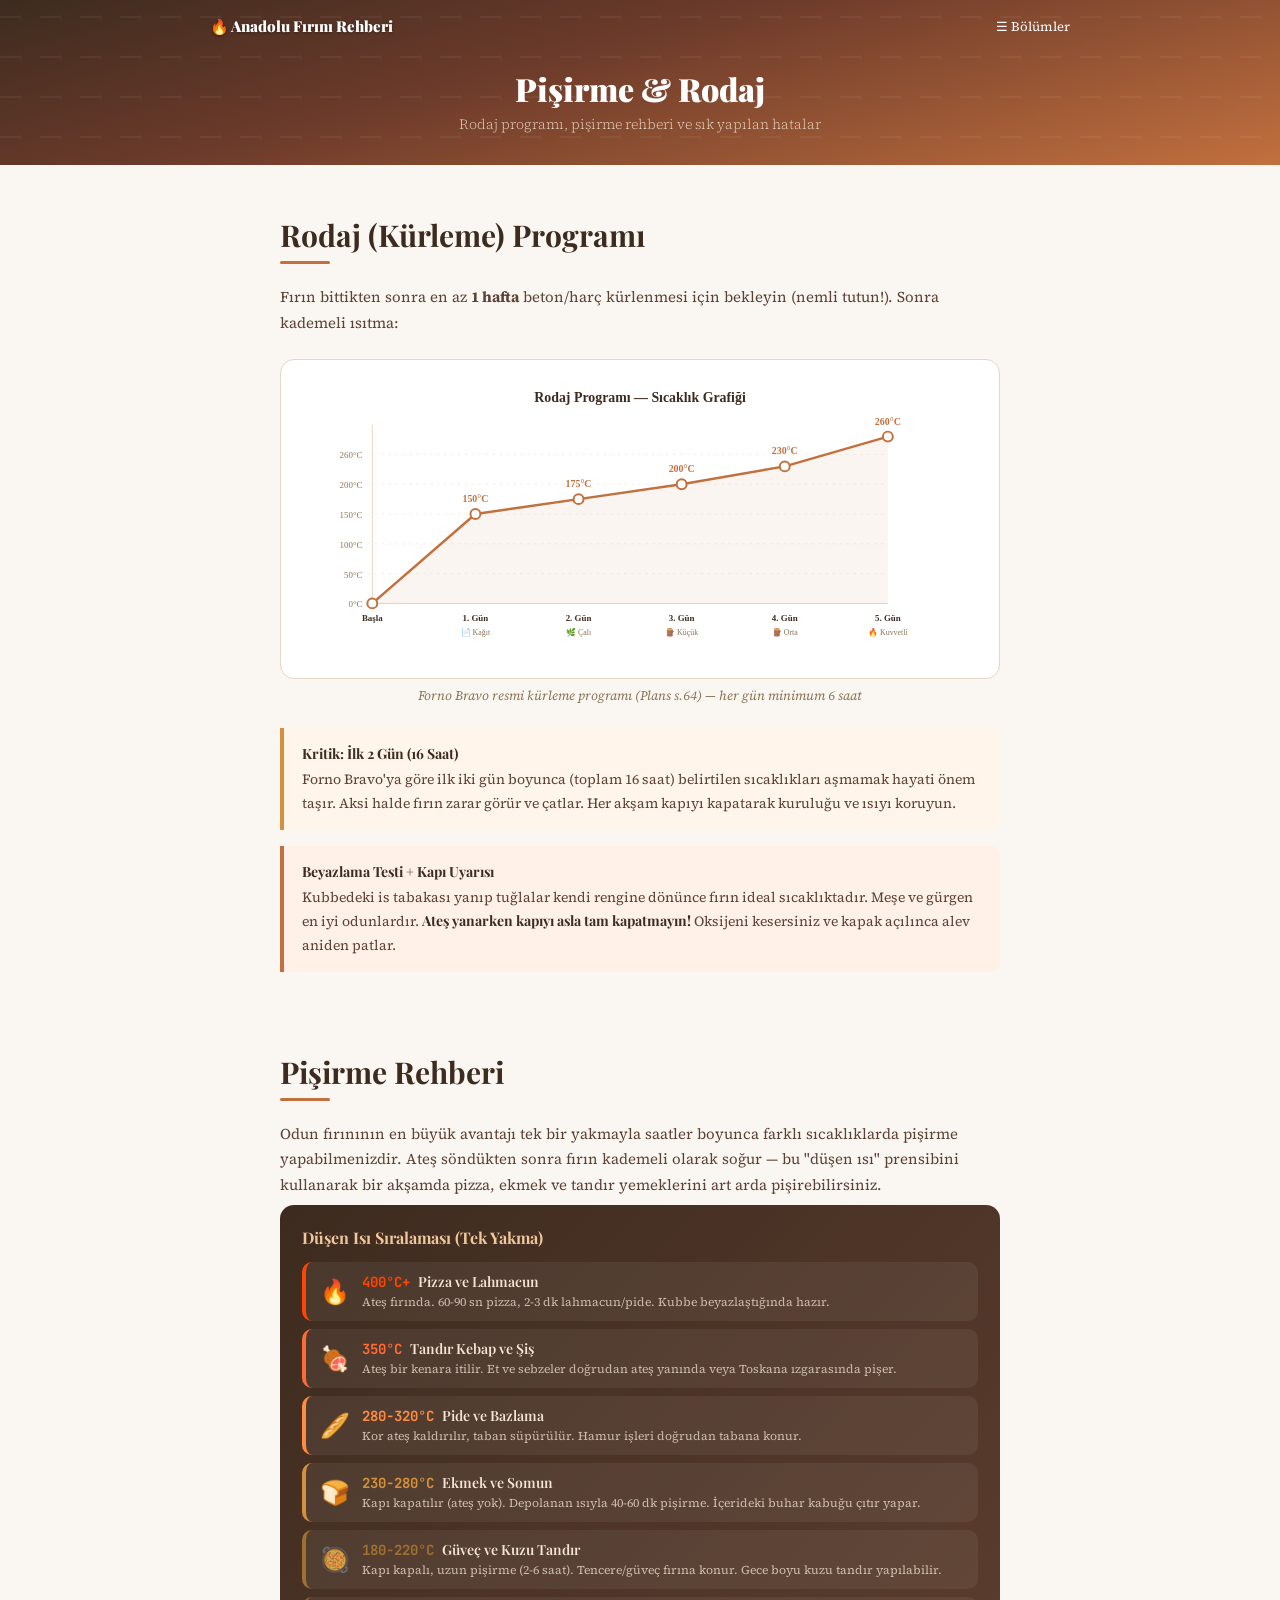
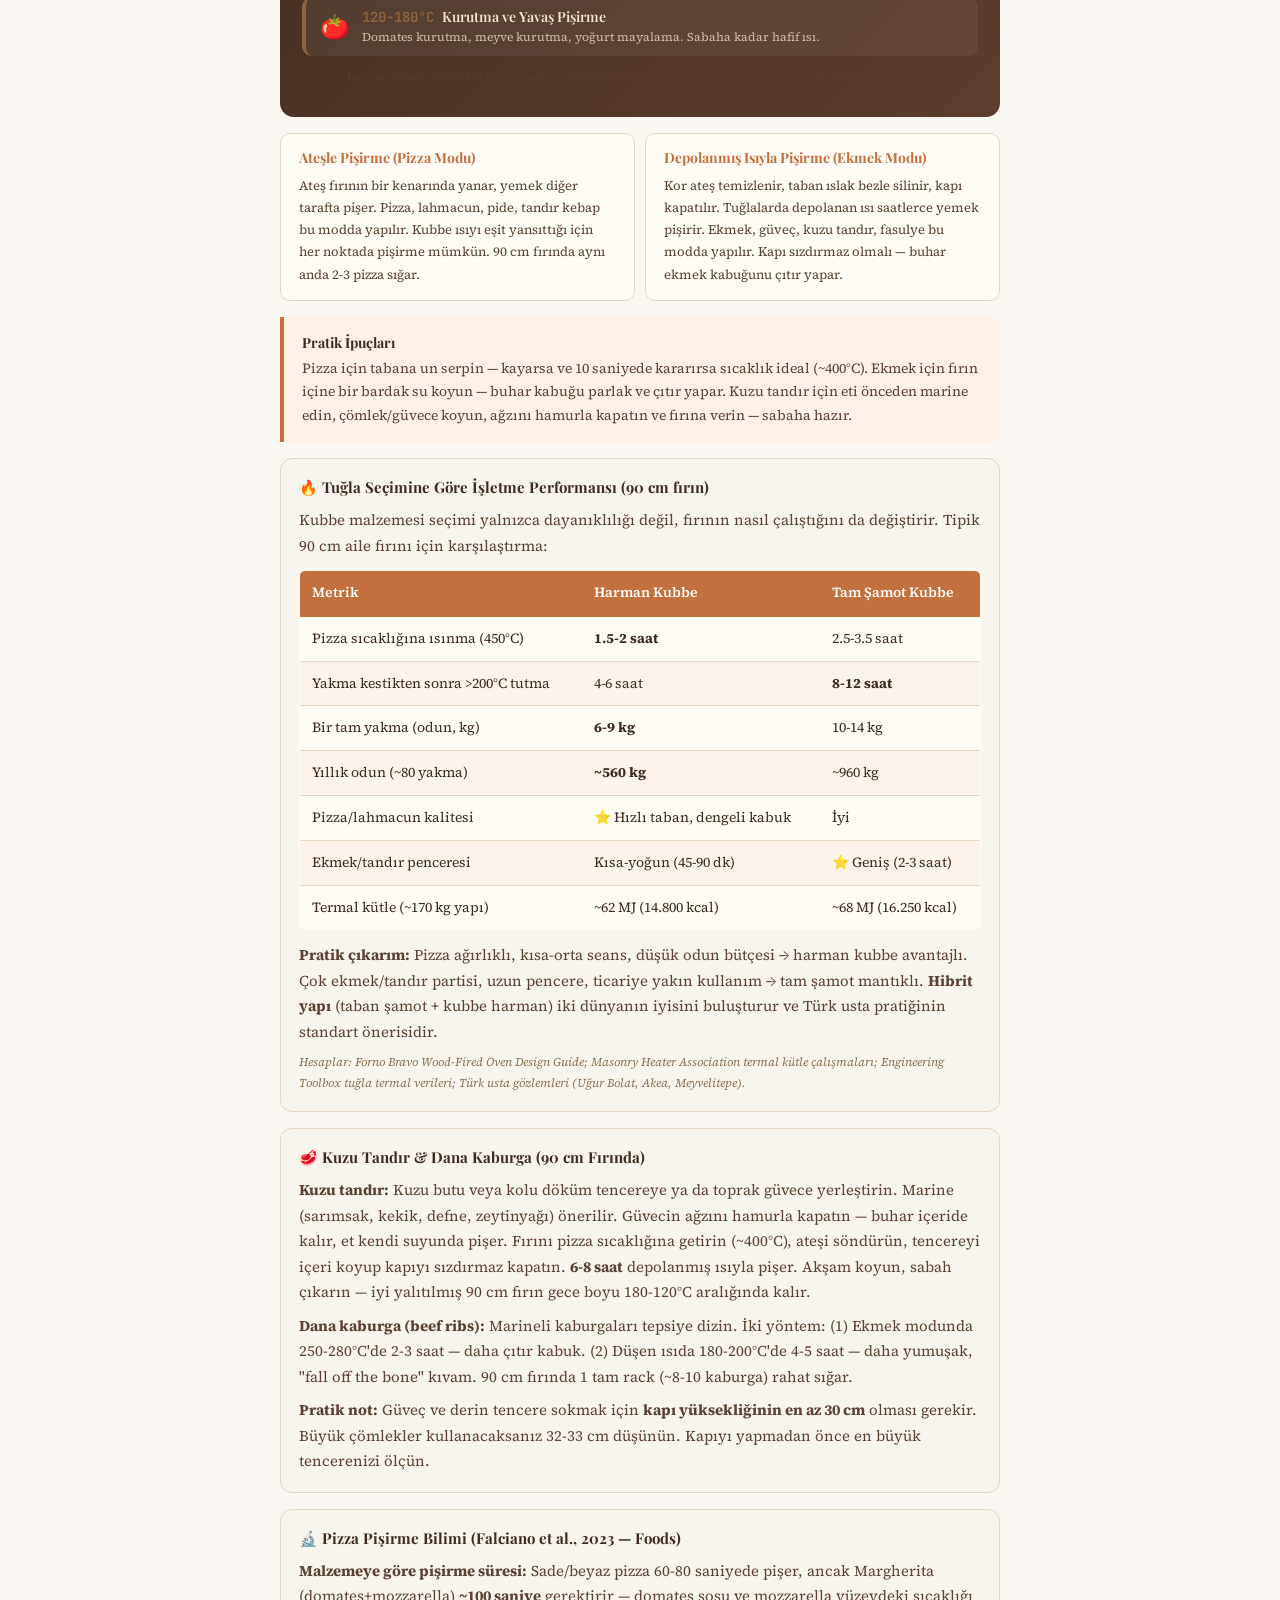
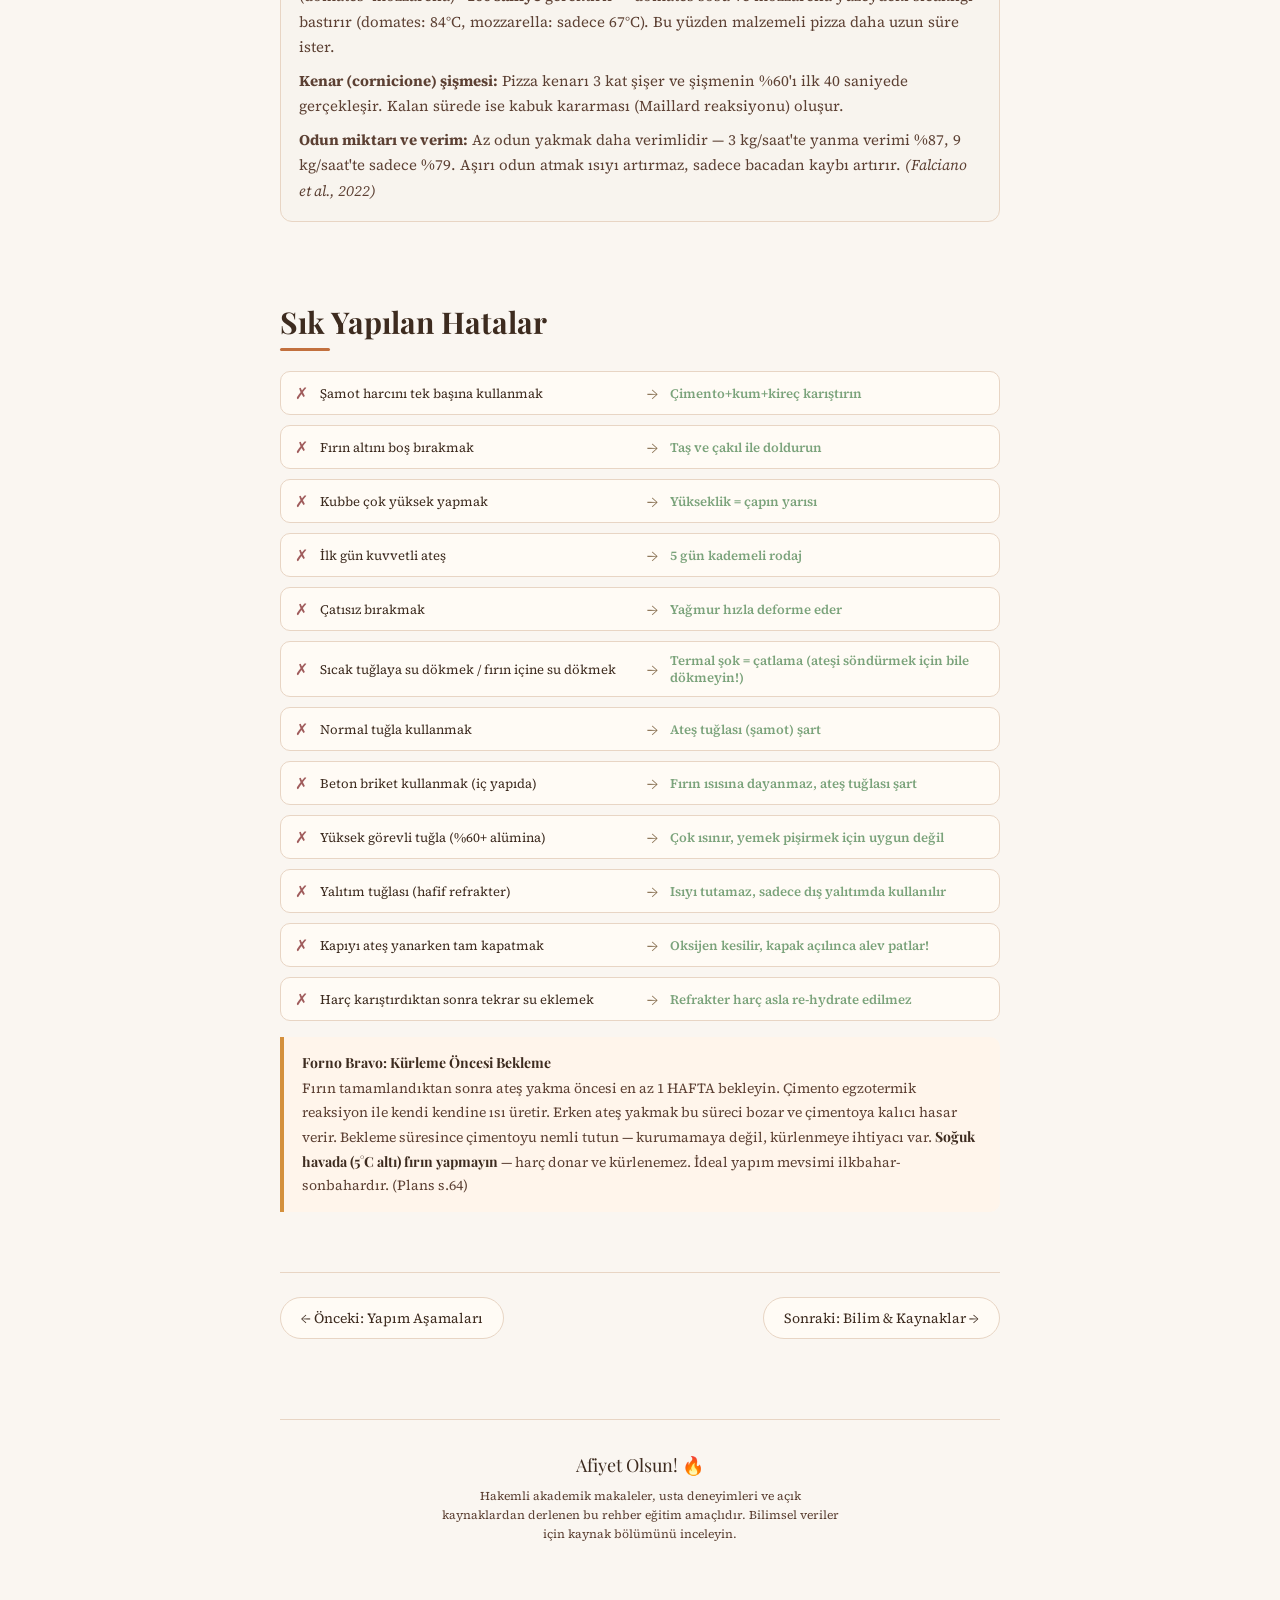
<file: pisirme.html>
<!DOCTYPE html>
<html lang="tr">
<head>
  <meta charset="UTF-8">
  <meta name="viewport" content="width=device-width, initial-scale=1.0">
  <meta name="description" content="Odun fırını rodaj programı, pişirme rehberi ve sık yapılan hatalar. Düşen ısı sıralaması ile tek yakmayla pizza, ekmek ve tandır.">
  <meta property="og:title" content="Pişirme &amp; Rodaj — Anadolu Fırını Rehberi">
  <meta property="og:description" content="Rodaj programı, pişirme rehberi ve sık yapılan hatalar — bilimsel verilerle desteklenmiş.">
  <meta property="og:type" content="article">
  <meta name="twitter:card" content="summary">
  <link rel="icon" href="data:image/svg+xml,<svg xmlns='http://www.w3.org/2000/svg' viewBox='0 0 100 100'><text y='.9em' font-size='90'>🔥</text></svg>">
  <title>Pişirme &amp; Rodaj — Anadolu Fırını Rehberi</title>
  <link href="https://fonts.googleapis.com/css2?family=Playfair+Display:wght@400;700;900&family=Source+Serif+4:wght@300;400;600;700&family=JetBrains+Mono:wght@400&display=swap" rel="stylesheet">
  <link rel="stylesheet" href="style.css">
</head>
<body data-page="pisirme">

<a href="#main" class="skip-nav">İçeriğe atla</a>
<script src="shared.js"></script>

<!-- MINI BANNER -->
<div class="mini-banner">
  <h1>Pişirme &amp; Rodaj</h1>
  <p>Rodaj programı, pişirme rehberi ve sık yapılan hatalar</p>
</div>

<!-- MAIN -->
<main id="main">

<!-- RODAJ -->
<section id="rodaj">
  <h2>Rodaj (Kürleme) Programı</h2><div class="h2-bar"></div>
  <p>Fırın bittikten sonra en az <strong>1 hafta</strong> beton/harç kürlenmesi için bekleyin (nemli tutun!). Sonra kademeli ısıtma:</p>
  <figure>
    <div class="diagram-box"><img src="svg/curing-chart.svg" alt="Rodaj Sıcaklık Grafiği" loading="lazy"></div>
    <figcaption>Forno Bravo resmi kürleme programı (Plans s.64) — her gün minimum 6 saat</figcaption>
  </figure>
  <div class="tip tip-warn">
    <strong>Kritik: İlk 2 Gün (16 Saat)</strong>
    <div class="tip-body">Forno Bravo'ya göre ilk iki gün boyunca (toplam 16 saat) belirtilen sıcaklıkları aşmamak hayati önem taşır. Aksi halde fırın zarar görür ve çatlar. Her akşam kapıyı kapatarak kuruluğu ve ısıyı koruyun.</div>
  </div>
  <div class="tip tip-fire">
    <strong>Beyazlama Testi + Kapı Uyarısı</strong>
    <div class="tip-body">Kubbedeki is tabakası yanıp tuğlalar kendi rengine dönünce fırın ideal sıcaklıktadır. Meşe ve gürgen en iyi odunlardır. <strong>Ateş yanarken kapıyı asla tam kapatmayın!</strong> Oksijeni kesersiniz ve kapak açılınca alev aniden patlar.</div>
  </div>
</section>

<!-- PİŞİRME REHBERİ -->
<section id="pisirme">
  <h2>Pişirme Rehberi</h2><div class="h2-bar"></div>
  <p>Odun fırınının en büyük avantajı tek bir yakmayla saatler boyunca farklı sıcaklıklarda pişirme yapabilmenizdir. Ateş söndükten sonra fırın kademeli olarak soğur — bu "düşen ısı" prensibini kullanarak bir akşamda pizza, ekmek ve tandır yemeklerini art arda pişirebilirsiniz.</p>

  <div class="dark-panel">
    <h4>Düşen Isı Sıralaması (Tek Yakma)</h4>
    <div class="heat-item" style="border-left:4px solid #FF4500"><div class="heat-icon">&#128293;</div><div class="heat-content"><div class="heat-header"><span class="heat-temp" style="color:#FF4500">400°C+</span><span class="heat-name">Pizza ve Lahmacun</span></div><div class="heat-desc">Ateş fırında. 60-90 sn pizza, 2-3 dk lahmacun/pide. Kubbe beyazlaştığında hazır.</div></div></div>
    <div class="heat-item" style="border-left:4px solid #FF6B35"><div class="heat-icon">&#127830;</div><div class="heat-content"><div class="heat-header"><span class="heat-temp" style="color:#FF6B35">350°C</span><span class="heat-name">Tandır Kebap ve Şiş</span></div><div class="heat-desc">Ateş bir kenara itilir. Et ve sebzeler doğrudan ateş yanında veya Toskana ızgarasında pişer.</div></div></div>
    <div class="heat-item" style="border-left:4px solid #FF8C42"><div class="heat-icon">&#129366;</div><div class="heat-content"><div class="heat-header"><span class="heat-temp" style="color:#FF8C42">280-320°C</span><span class="heat-name">Pide ve Bazlama</span></div><div class="heat-desc">Kor ateş kaldırılır, taban süpürülür. Hamur işleri doğrudan tabana konur.</div></div></div>
    <div class="heat-item" style="border-left:4px solid #D4903C"><div class="heat-icon">&#127838;</div><div class="heat-content"><div class="heat-header"><span class="heat-temp" style="color:#D4903C">230-280°C</span><span class="heat-name">Ekmek ve Somun</span></div><div class="heat-desc">Kapı kapatılır (ateş yok). Depolanan ısıyla 40-60 dk pişirme. İçerideki buhar kabuğu çıtır yapar.</div></div></div>
    <div class="heat-item" style="border-left:4px solid #A07030"><div class="heat-icon">&#129368;</div><div class="heat-content"><div class="heat-header"><span class="heat-temp" style="color:#A07030">180-220°C</span><span class="heat-name">Güveç ve Kuzu Tandır</span></div><div class="heat-desc">Kapı kapalı, uzun pişirme (2-6 saat). Tencere/güveç fırına konur. Gece boyu kuzu tandır yapılabilir.</div></div></div>
    <div class="heat-item" style="border-left:4px solid #8B6540"><div class="heat-icon">&#127813;</div><div class="heat-content"><div class="heat-header"><span class="heat-temp" style="color:#8B6540">120-180°C</span><span class="heat-name">Kurutma ve Yavaş Pişirme</span></div><div class="heat-desc">Domates kurutma, meyve kurutma, yoğurt mayalama. Sabaha kadar hafif ısı.</div></div></div>
    <p class="footnote">Isı transferinin %73'ü kubbeden radyasyonla gelir (Falciano et al., 2023). İyi yalıtılmış fırın 8-12 saat ısı tutar.</p>
  </div>

  <div class="cook-grid">
    <div class="card">
      <h4 class="card-title-sm">Ateşle Pişirme (Pizza Modu)</h4>
      <p class="card-body-sm">Ateş fırının bir kenarında yanar, yemek diğer tarafta pişer. Pizza, lahmacun, pide, tandır kebap bu modda yapılır. Kubbe ısıyı eşit yansıttığı için her noktada pişirme mümkün. 90 cm fırında aynı anda 2-3 pizza sığar.</p>
    </div>
    <div class="card">
      <h4 class="card-title-sm">Depolanmış Isıyla Pişirme (Ekmek Modu)</h4>
      <p class="card-body-sm">Kor ateş temizlenir, taban ıslak bezle silinir, kapı kapatılır. Tuğlalarda depolanan ısı saatlerce yemek pişirir. Ekmek, güveç, kuzu tandır, fasulye bu modda yapılır. Kapı sızdırmaz olmalı — buhar ekmek kabuğunu çıtır yapar.</p>
    </div>
  </div>

  <div class="tip tip-fire">
    <strong>Pratik İpuçları</strong>
    <div class="tip-body">Pizza için tabana un serpin — kayarsa ve 10 saniyede kararırsa sıcaklık ideal (~400°C). Ekmek için fırın içine bir bardak su koyun — buhar kabuğu parlak ve çıtır yapar. Kuzu tandır için eti önceden marine edin, çömlek/güvece koyun, ağzını hamurla kapatın ve fırına verin — sabaha hazır.</div>
  </div>

  <div class="section-panel">
    <h4 class="panel-title">&#128293; Tuğla Seçimine Göre İşletme Performansı (90 cm fırın)</h4>
    <div class="content-text">
      <p>Kubbe malzemesi seçimi yalnızca dayanıklılığı değil, fırının nasıl çalıştığını da değiştirir. Tipik 90 cm aile fırını için karşılaştırma:</p>
      <table class="data-table">
        <thead>
          <tr><th>Metrik</th><th>Harman Kubbe</th><th>Tam Şamot Kubbe</th></tr>
        </thead>
        <tbody>
          <tr><td>Pizza sıcaklığına ısınma (450°C)</td><td><strong>1.5-2 saat</strong></td><td>2.5-3.5 saat</td></tr>
          <tr><td>Yakma kestikten sonra &gt;200°C tutma</td><td>4-6 saat</td><td><strong>8-12 saat</strong></td></tr>
          <tr><td>Bir tam yakma (odun, kg)</td><td><strong>6-9 kg</strong></td><td>10-14 kg</td></tr>
          <tr><td>Yıllık odun (~80 yakma)</td><td><strong>~560 kg</strong></td><td>~960 kg</td></tr>
          <tr><td>Pizza/lahmacun kalitesi</td><td>&#11088; Hızlı taban, dengeli kabuk</td><td>İyi</td></tr>
          <tr><td>Ekmek/tandır penceresi</td><td>Kısa-yoğun (45-90 dk)</td><td>&#11088; Geniş (2-3 saat)</td></tr>
          <tr><td>Termal kütle (~170 kg yapı)</td><td>~62 MJ (14.800 kcal)</td><td>~68 MJ (16.250 kcal)</td></tr>
        </tbody>
      </table>
      <p><strong>Pratik çıkarım:</strong> Pizza ağırlıklı, kısa-orta seans, düşük odun bütçesi → harman kubbe avantajlı. Çok ekmek/tandır partisi, uzun pencere, ticariye yakın kullanım → tam şamot mantıklı. <strong>Hibrit yapı</strong> (taban şamot + kubbe harman) iki dünyanın iyisini buluşturur ve Türk usta pratiğinin standart önerisidir.</p>
      <p class="source-note">Hesaplar: Forno Bravo Wood-Fired Oven Design Guide; Masonry Heater Association termal kütle çalışmaları; Engineering Toolbox tuğla termal verileri; Türk usta gözlemleri (Uğur Bolat, Akea, Meyvelitepe).</p>
    </div>
  </div>

  <div class="section-panel">
    <h4 class="panel-title">&#129385; Kuzu Tandır &amp; Dana Kaburga (90 cm Fırında)</h4>
    <div class="content-text">
      <p><strong>Kuzu tandır:</strong> Kuzu butu veya kolu döküm tencereye ya da toprak güvece yerleştirin. Marine (sarımsak, kekik, defne, zeytinyağı) önerilir. Güvecin ağzını hamurla kapatın — buhar içeride kalır, et kendi suyunda pişer. Fırını pizza sıcaklığına getirin (~400°C), ateşi söndürün, tencereyi içeri koyup kapıyı sızdırmaz kapatın. <strong>6-8 saat</strong> depolanmış ısıyla pişer. Akşam koyun, sabah çıkarın — iyi yalıtılmış 90 cm fırın gece boyu 180-120°C aralığında kalır.</p>
      <p><strong>Dana kaburga (beef ribs):</strong> Marineli kaburgaları tepsiye dizin. İki yöntem: (1) Ekmek modunda 250-280°C'de 2-3 saat — daha çıtır kabuk. (2) Düşen ısıda 180-200°C'de 4-5 saat — daha yumuşak, "fall off the bone" kıvam. 90 cm fırında 1 tam rack (~8-10 kaburga) rahat sığar.</p>
      <p class="mb-0"><strong>Pratik not:</strong> Güveç ve derin tencere sokmak için <strong>kapı yüksekliğinin en az 30 cm</strong> olması gerekir. Büyük çömlekler kullanacaksanız 32-33 cm düşünün. Kapıyı yapmadan önce en büyük tencerenizi ölçün.</p>
    </div>
  </div>

  <div class="section-panel">
    <h4 class="panel-title">&#128300; Pizza Pişirme Bilimi (Falciano et al., 2023 — Foods)</h4>
    <div class="content-text">
      <p><strong>Malzemeye göre pişirme süresi:</strong> Sade/beyaz pizza 60-80 saniyede pişer, ancak Margherita (domates+mozzarella) <strong>~100 saniye</strong> gerektirir — domates sosu ve mozzarella yüzeydeki sıcaklığı bastırır (domates: 84°C, mozzarella: sadece 67°C). Bu yüzden malzemeli pizza daha uzun süre ister.</p>
      <p><strong>Kenar (cornicione) şişmesi:</strong> Pizza kenarı 3 kat şişer ve şişmenin %60'ı ilk 40 saniyede gerçekleşir. Kalan sürede ise kabuk kararması (Maillard reaksiyonu) oluşur.</p>
      <p class="mb-0"><strong>Odun miktarı ve verim:</strong> Az odun yakmak daha verimlidir — 3 kg/saat'te yanma verimi %87, 9 kg/saat'te sadece %79. Aşırı odun atmak ısıyı artırmaz, sadece bacadan kaybı artırır. <em>(Falciano et al., 2022)</em></p>
    </div>
  </div>
</section>

<!-- SIK HATALAR -->
<section id="hatalar">
  <h2>Sık Yapılan Hatalar</h2><div class="h2-bar"></div>
  <div class="card-grid">
    <div class="card error-item"><span class="x">&#10007;</span><span class="err">Şamot harcını tek başına kullanmak</span><span class="arrow">&rarr;</span><span class="fix">Çimento+kum+kireç karıştırın</span></div>
    <div class="card error-item"><span class="x">&#10007;</span><span class="err">Fırın altını boş bırakmak</span><span class="arrow">&rarr;</span><span class="fix">Taş ve çakıl ile doldurun</span></div>
    <div class="card error-item"><span class="x">&#10007;</span><span class="err">Kubbe çok yüksek yapmak</span><span class="arrow">&rarr;</span><span class="fix">Yükseklik = çapın yarısı</span></div>
    <div class="card error-item"><span class="x">&#10007;</span><span class="err">İlk gün kuvvetli ateş</span><span class="arrow">&rarr;</span><span class="fix">5 gün kademeli rodaj</span></div>
    <div class="card error-item"><span class="x">&#10007;</span><span class="err">Çatısız bırakmak</span><span class="arrow">&rarr;</span><span class="fix">Yağmur hızla deforme eder</span></div>
    <div class="card error-item"><span class="x">&#10007;</span><span class="err">Sıcak tuğlaya su dökmek / fırın içine su dökmek</span><span class="arrow">&rarr;</span><span class="fix">Termal şok = çatlama (ateşi söndürmek için bile dökmeyin!)</span></div>
    <div class="card error-item"><span class="x">&#10007;</span><span class="err">Normal tuğla kullanmak</span><span class="arrow">&rarr;</span><span class="fix">Ateş tuğlası (şamot) şart</span></div>
    <div class="card error-item"><span class="x">&#10007;</span><span class="err">Beton briket kullanmak (iç yapıda)</span><span class="arrow">&rarr;</span><span class="fix">Fırın ısısına dayanmaz, ateş tuğlası şart</span></div>
    <div class="card error-item"><span class="x">&#10007;</span><span class="err">Yüksek görevli tuğla (%60+ alümina)</span><span class="arrow">&rarr;</span><span class="fix">Çok ısınır, yemek pişirmek için uygun değil</span></div>
    <div class="card error-item"><span class="x">&#10007;</span><span class="err">Yalıtım tuğlası (hafif refrakter)</span><span class="arrow">&rarr;</span><span class="fix">Isıyı tutamaz, sadece dış yalıtımda kullanılır</span></div>
    <div class="card error-item"><span class="x">&#10007;</span><span class="err">Kapıyı ateş yanarken tam kapatmak</span><span class="arrow">&rarr;</span><span class="fix">Oksijen kesilir, kapak açılınca alev patlar!</span></div>
    <div class="card error-item"><span class="x">&#10007;</span><span class="err">Harç karıştırdıktan sonra tekrar su eklemek</span><span class="arrow">&rarr;</span><span class="fix">Refrakter harç asla re-hydrate edilmez</span></div>
  </div>
  <div class="tip tip-warn">
    <strong>Forno Bravo: Kürleme Öncesi Bekleme</strong>
    <div class="tip-body">Fırın tamamlandıktan sonra ateş yakma öncesi en az 1 HAFTA bekleyin. Çimento egzotermik reaksiyon ile kendi kendine ısı üretir. Erken ateş yakmak bu süreci bozar ve çimentoya kalıcı hasar verir. Bekleme süresince çimentoyu nemli tutun — kurumamaya değil, kürlenmeye ihtiyacı var. <strong>Soğuk havada (5°C altı) fırın yapmayın</strong> — harç donar ve kürlenemez. İdeal yapım mevsimi ilkbahar-sonbahardır. (Plans s.64)</div>
  </div>
</section>

<!-- SAYFA NAVİGASYONU -->
<div class="page-nav">
  <a href="yapim.html">&#8592; Önceki: Yapım Aşamaları</a>
  <a href="bilim.html">Sonraki: Bilim &amp; Kaynaklar &#8594;</a>
</div>

<!-- FOOTER -->
<footer>
  <p class="title">Afiyet Olsun! &#128293;</p>
  <p class="sub">Hakemli akademik makaleler, usta deneyimleri ve açık kaynaklardan derlenen bu rehber eğitim amaçlıdır. Bilimsel veriler için kaynak bölümünü inceleyin.</p>
</footer>

</main>

</body>
</html>
</file>
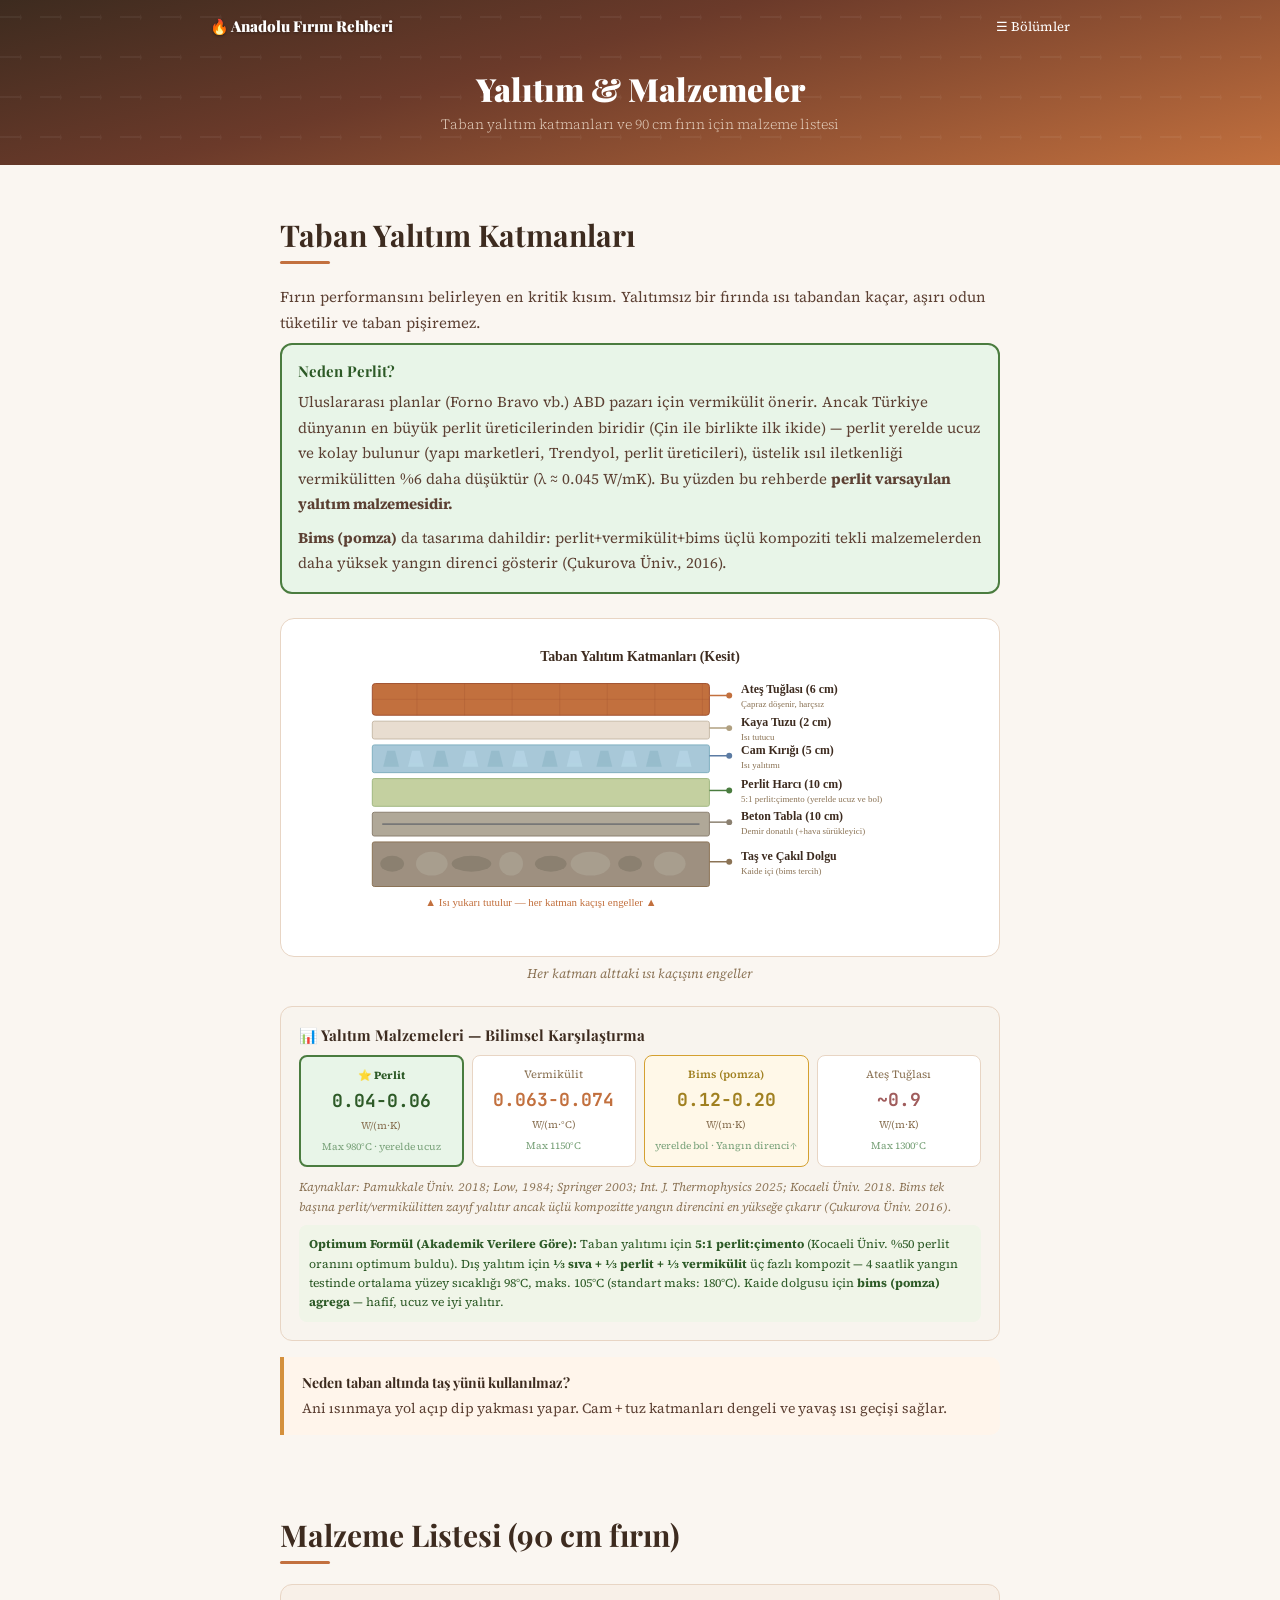
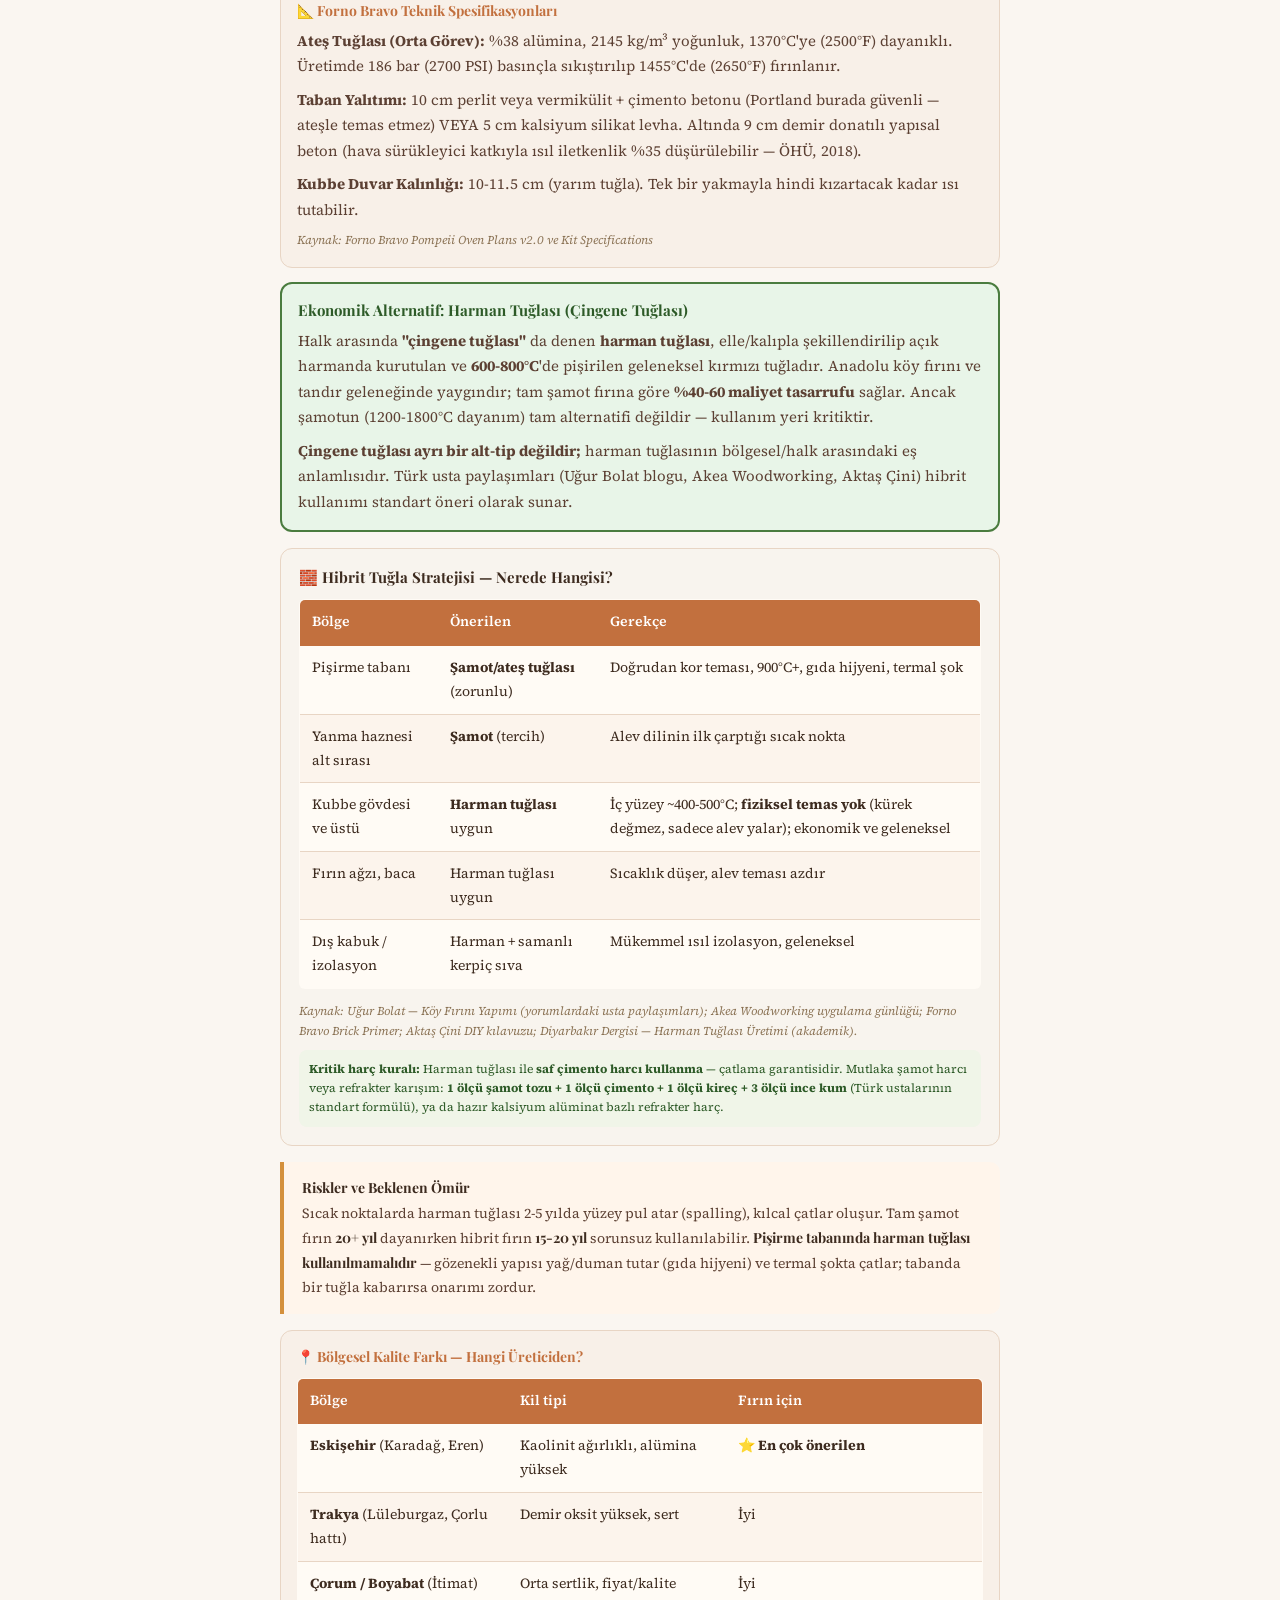
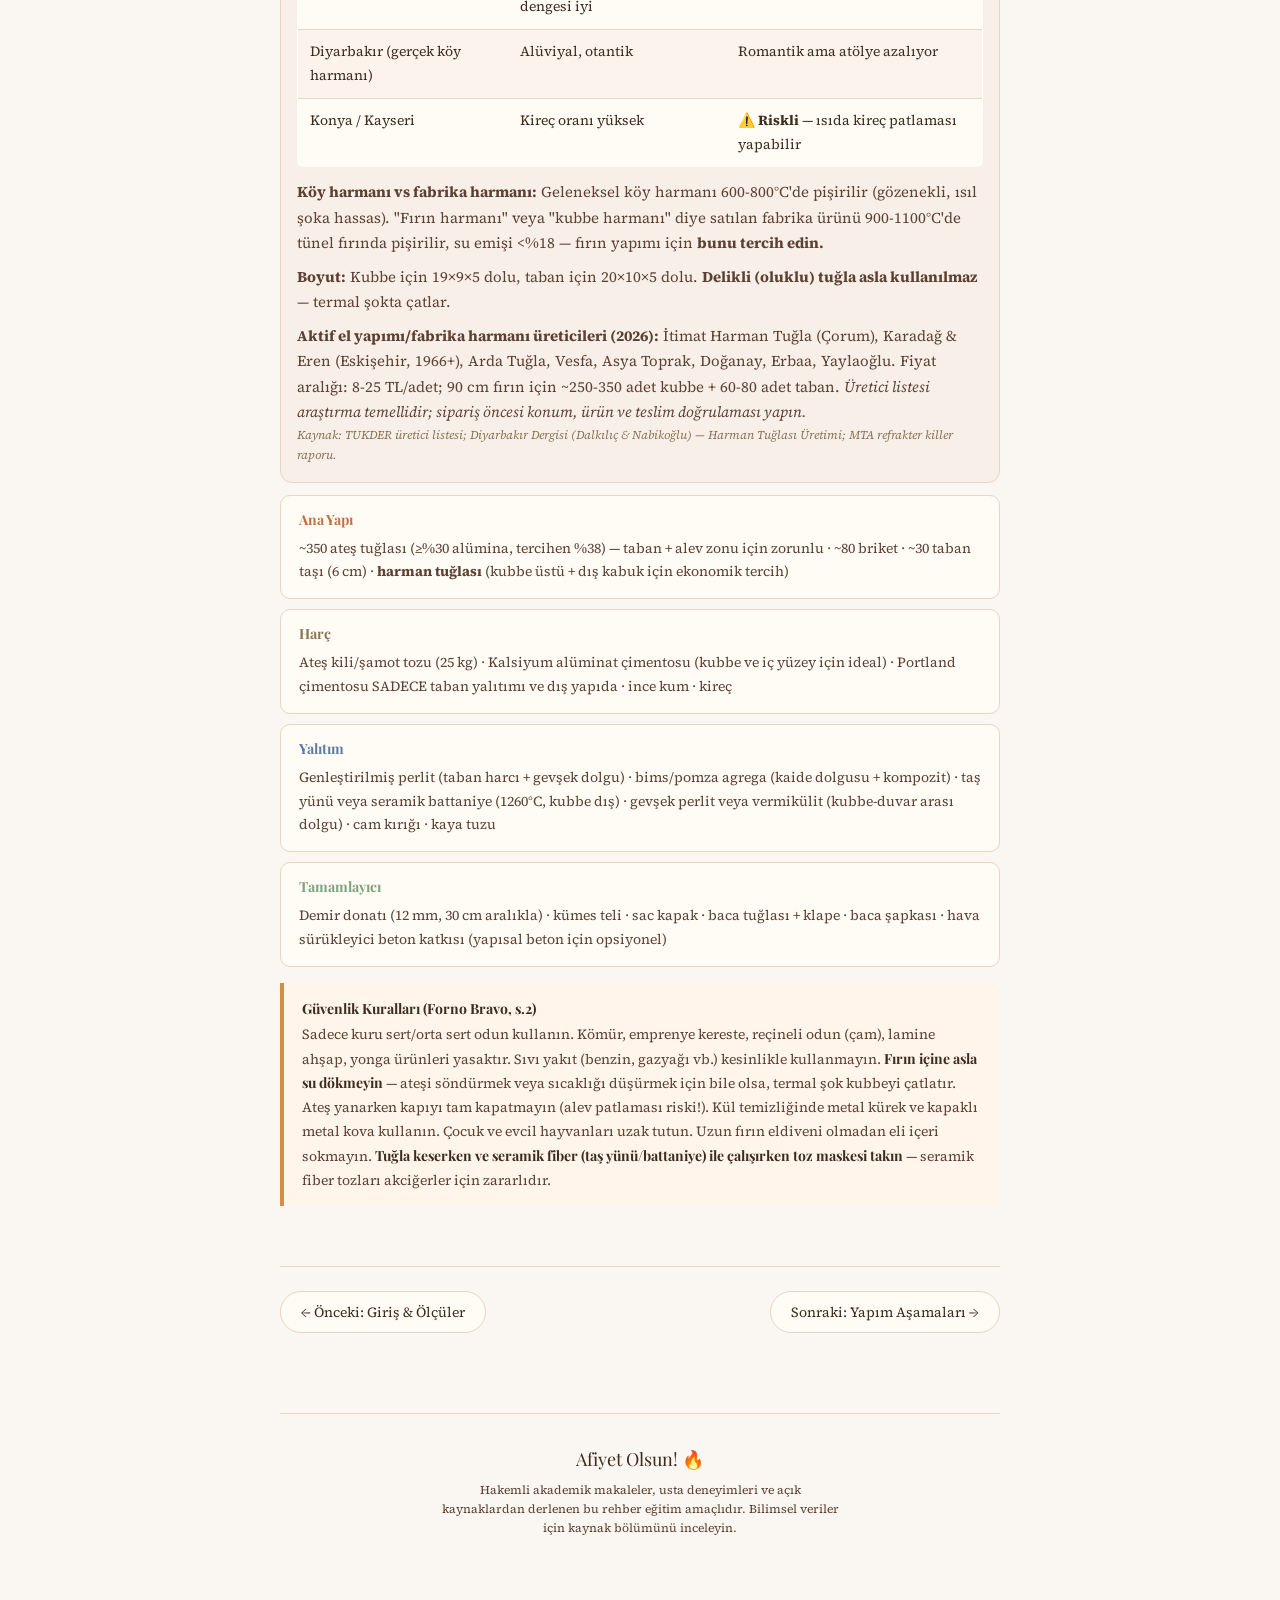
<file: yalitim.html>
<!DOCTYPE html>
<html lang="tr">
<head>
  <meta charset="UTF-8">
  <meta name="viewport" content="width=device-width, initial-scale=1.0">
  <meta name="description" content="Odun fırını yalıtım katmanları ve 90 cm fırın için detaylı malzeme listesi. Perlit, vermikülit ve bims karşılaştırması.">
  <meta property="og:title" content="Yalıtım &amp; Malzemeler — Anadolu Fırını Rehberi">
  <meta property="og:description" content="Taban yalıtım katmanları ve 90 cm fırın için malzeme listesi — bilimsel verilerle desteklenmiş.">
  <meta property="og:type" content="article">
  <meta name="twitter:card" content="summary">
  <link rel="icon" href="data:image/svg+xml,<svg xmlns='http://www.w3.org/2000/svg' viewBox='0 0 100 100'><text y='.9em' font-size='90'>🔥</text></svg>">
  <title>Yalıtım &amp; Malzemeler — Anadolu Fırını Rehberi</title>
  <link href="https://fonts.googleapis.com/css2?family=Playfair+Display:wght@400;700;900&family=Source+Serif+4:wght@300;400;600;700&family=JetBrains+Mono:wght@400&display=swap" rel="stylesheet">
  <link rel="stylesheet" href="style.css">
</head>
<body data-page="yalitim">

<a href="#main" class="skip-nav">İçeriğe atla</a>
<script src="shared.js"></script>

<!-- MINI BANNER -->
<div class="mini-banner">
  <h1>Yalıtım &amp; Malzemeler</h1>
  <p>Taban yalıtım katmanları ve 90 cm fırın için malzeme listesi</p>
</div>

<!-- MAIN -->
<main id="main">

<!-- YALITIM KATMANLARI -->
<section id="katmanlar">
  <h2>Taban Yalıtım Katmanları</h2><div class="h2-bar"></div>
  <p>Fırın performansını belirleyen en kritik kısım. Yalıtımsız bir fırında ısı tabandan kaçar, aşırı odun tüketilir ve taban pişiremez.</p>

  <div class="highlight-box">
    <h4>Neden Perlit?</h4>
    <div class="content-text">
      <p>Uluslararası planlar (Forno Bravo vb.) ABD pazarı için vermikülit önerir. Ancak Türkiye dünyanın en büyük perlit üreticilerinden biridir (Çin ile birlikte ilk ikide) — perlit yerelde ucuz ve kolay bulunur (yapı marketleri, Trendyol, perlit üreticileri), üstelik ısıl iletkenliği vermikülitten %6 daha düşüktür (&lambda; &asymp; 0.045 W/mK). Bu yüzden bu rehberde <strong>perlit varsayılan yalıtım malzemesidir.</strong></p>
      <p class="mb-0"><strong>Bims (pomza)</strong> da tasarıma dahildir: perlit+vermikülit+bims üçlü kompoziti tekli malzemelerden daha yüksek yangın direnci gösterir (Çukurova Üniv., 2016).</p>
    </div>
  </div>

  <figure>
    <div class="diagram-box"><img src="svg/insulation.svg" alt="Taban Yalıtım Katmanları" loading="lazy"></div>
    <figcaption>Her katman alttaki ısı kaçışını engeller</figcaption>
  </figure>

  <div class="section-panel">
    <h4 class="panel-title">&#128202; Yalıtım Malzemeleri — Bilimsel Karşılaştırma</h4>
    <div class="content-text">
      <div class="insul-grid">
        <div class="insul-card insul-card-best">
          <div class="label">&#11088; Perlit</div>
          <div class="value">0.04-0.06</div>
          <div class="unit">W/(m&middot;K)</div>
          <div class="note">Max 980°C &middot; yerelde ucuz</div>
        </div>
        <div class="insul-card insul-card-neutral">
          <div class="label">Vermikülit</div>
          <div class="value">0.063-0.074</div>
          <div class="unit">W/(m&middot;°C)</div>
          <div class="note">Max 1150°C</div>
        </div>
        <div class="insul-card insul-card-warn">
          <div class="label">Bims (pomza)</div>
          <div class="value">0.12-0.20</div>
          <div class="unit">W/(m&middot;K)</div>
          <div class="note">yerelde bol &middot; Yangın direnci&#8593;</div>
        </div>
        <div class="insul-card insul-card-fire">
          <div class="label">Ateş Tuğlası</div>
          <div class="value">~0.9</div>
          <div class="unit">W/(m&middot;K)</div>
          <div class="note">Max 1300°C</div>
        </div>
      </div>
      <p class="source-note">Kaynaklar: Pamukkale Üniv. 2018; Low, 1984; Springer 2003; Int. J. Thermophysics 2025; Kocaeli Üniv. 2018. Bims tek başına perlit/vermikülitten zayıf yalıtır ancak üçlü kompozitte yangın direncini en yükseğe çıkarır (Çukurova Üniv. 2016).</p>
      <div class="formula-box">
        <strong>Optimum Formül (Akademik Verilere Göre):</strong> Taban yalıtımı için <strong>5:1 perlit:çimento</strong> (Kocaeli Üniv. %50 perlit oranını optimum buldu). Dış yalıtım için <strong>&frac13; sıva + &frac13; perlit + &frac13; vermikülit</strong> üç fazlı kompozit — 4 saatlik yangın testinde ortalama yüzey sıcaklığı 98°C, maks. 105°C (standart maks: 180°C). Kaide dolgusu için <strong>bims (pomza) agrega</strong> — hafif, ucuz ve iyi yalıtır.
      </div>
    </div>
  </div>

  <div class="tip tip-warn">
    <strong>Neden taban altında taş yünü kullanılmaz?</strong>
    <div class="tip-body">Ani ısınmaya yol açıp dip yakması yapar. Cam + tuz katmanları dengeli ve yavaş ısı geçişi sağlar.</div>
  </div>
</section>

<!-- MALZEMELER -->
<section id="malz">
  <h2>Malzeme Listesi (90 cm fırın)</h2><div class="h2-bar"></div>

  <div class="info-box mb-md">
    <h4 class="card-title">&#128208; Forno Bravo Teknik Spesifikasyonları</h4>
    <div class="content-text">
      <p><strong>Ateş Tuğlası (Orta Görev):</strong> %38 alümina, 2145 kg/m³ yoğunluk, 1370°C'ye (2500°F) dayanıklı. Üretimde 186 bar (2700 PSI) basınçla sıkıştırılıp 1455°C'de (2650°F) fırınlanır.</p>
      <p><strong>Taban Yalıtımı:</strong> 10 cm perlit veya vermikülit + çimento betonu (Portland burada güvenli — ateşle temas etmez) VEYA 5 cm kalsiyum silikat levha. Altında 9 cm demir donatılı yapısal beton (hava sürükleyici katkıyla ısıl iletkenlik %35 düşürülebilir — ÖHÜ, 2018).</p>
      <p><strong>Kubbe Duvar Kalınlığı:</strong> 10-11.5 cm (yarım tuğla). Tek bir yakmayla hindi kızartacak kadar ısı tutabilir.</p>
      <p class="source-note">Kaynak: Forno Bravo Pompeii Oven Plans v2.0 ve Kit Specifications</p>
    </div>
  </div>

  <div class="highlight-box">
    <h4>Ekonomik Alternatif: Harman Tuğlası (Çingene Tuğlası)</h4>
    <div class="content-text">
      <p>Halk arasında <strong>"çingene tuğlası"</strong> da denen <strong>harman tuğlası</strong>, elle/kalıpla şekillendirilip açık harmanda kurutulan ve <strong>600-800°C</strong>'de pişirilen geleneksel kırmızı tuğladır. Anadolu köy fırını ve tandır geleneğinde yaygındır; tam şamot fırına göre <strong>%40-60 maliyet tasarrufu</strong> sağlar. Ancak şamotun (1200-1800°C dayanım) tam alternatifi değildir — kullanım yeri kritiktir.</p>
      <p class="mb-0"><strong>Çingene tuğlası ayrı bir alt-tip değildir;</strong> harman tuğlasının bölgesel/halk arasındaki eş anlamlısıdır. Türk usta paylaşımları (Uğur Bolat blogu, Akea Woodworking, Aktaş Çini) hibrit kullanımı standart öneri olarak sunar.</p>
    </div>
  </div>

  <div class="section-panel">
    <h4 class="panel-title">&#129521; Hibrit Tuğla Stratejisi — Nerede Hangisi?</h4>
    <div class="content-text">
      <table class="data-table">
        <thead>
          <tr><th>Bölge</th><th>Önerilen</th><th>Gerekçe</th></tr>
        </thead>
        <tbody>
          <tr><td>Pişirme tabanı</td><td><strong>Şamot/ateş tuğlası</strong> (zorunlu)</td><td>Doğrudan kor teması, 900°C+, gıda hijyeni, termal şok</td></tr>
          <tr><td>Yanma haznesi alt sırası</td><td><strong>Şamot</strong> (tercih)</td><td>Alev dilinin ilk çarptığı sıcak nokta</td></tr>
          <tr><td>Kubbe gövdesi ve üstü</td><td><strong>Harman tuğlası</strong> uygun</td><td>İç yüzey ~400-500°C; <strong>fiziksel temas yok</strong> (kürek değmez, sadece alev yalar); ekonomik ve geleneksel</td></tr>
          <tr><td>Fırın ağzı, baca</td><td>Harman tuğlası uygun</td><td>Sıcaklık düşer, alev teması azdır</td></tr>
          <tr><td>Dış kabuk / izolasyon</td><td>Harman + samanlı kerpiç sıva</td><td>Mükemmel ısıl izolasyon, geleneksel</td></tr>
        </tbody>
      </table>
      <p class="source-note">Kaynak: Uğur Bolat — Köy Fırını Yapımı (yorumlardaki usta paylaşımları); Akea Woodworking uygulama günlüğü; Forno Bravo Brick Primer; Aktaş Çini DIY kılavuzu; Diyarbakır Dergisi — Harman Tuğlası Üretimi (akademik).</p>
      <div class="formula-box">
        <strong>Kritik harç kuralı:</strong> Harman tuğlası ile <strong>saf çimento harcı kullanma</strong> — çatlama garantisidir. Mutlaka şamot harcı veya refrakter karışım: <strong>1 ölçü şamot tozu + 1 ölçü çimento + 1 ölçü kireç + 3 ölçü ince kum</strong> (Türk ustalarının standart formülü), ya da hazır kalsiyum alüminat bazlı refrakter harç.
      </div>
    </div>
  </div>

  <div class="tip tip-warn">
    <strong>Riskler ve Beklenen Ömür</strong>
    <div class="tip-body">Sıcak noktalarda harman tuğlası 2-5 yılda yüzey pul atar (spalling), kılcal çatlar oluşur. Tam şamot fırın <strong>20+ yıl</strong> dayanırken hibrit fırın <strong>15-20 yıl</strong> sorunsuz kullanılabilir. <strong>Pişirme tabanında harman tuğlası kullanılmamalıdır</strong> — gözenekli yapısı yağ/duman tutar (gıda hijyeni) ve termal şokta çatlar; tabanda bir tuğla kabarırsa onarımı zordur.</div>
  </div>

  <div class="info-box mt-md">
    <h4 class="card-title">&#128205; Bölgesel Kalite Farkı &mdash; Hangi Üreticiden?</h4>
    <div class="content-text">
      <table class="data-table">
        <thead>
          <tr><th>Bölge</th><th>Kil tipi</th><th>Fırın için</th></tr>
        </thead>
        <tbody>
          <tr><td><strong>Eskişehir</strong> (Karadağ, Eren)</td><td>Kaolinit ağırlıklı, alümina yüksek</td><td>&#11088; <strong>En çok önerilen</strong></td></tr>
          <tr><td><strong>Trakya</strong> (Lüleburgaz, Çorlu hattı)</td><td>Demir oksit yüksek, sert</td><td>İyi</td></tr>
          <tr><td><strong>Çorum / Boyabat</strong> (İtimat)</td><td>Orta sertlik, fiyat/kalite dengesi iyi</td><td>İyi</td></tr>
          <tr><td>Diyarbakır (gerçek köy harmanı)</td><td>Alüviyal, otantik</td><td>Romantik ama atölye azalıyor</td></tr>
          <tr><td>Konya / Kayseri</td><td>Kireç oranı yüksek</td><td>&#9888;&#65039; <strong>Riskli</strong> &mdash; ısıda kireç patlaması yapabilir</td></tr>
        </tbody>
      </table>
      <p><strong>Köy harmanı vs fabrika harmanı:</strong> Geleneksel köy harmanı 600-800°C'de pişirilir (gözenekli, ısıl şoka hassas). "Fırın harmanı" veya "kubbe harmanı" diye satılan fabrika ürünü 900-1100°C'de tünel fırında pişirilir, su emişi &lt;%18 — fırın yapımı için <strong>bunu tercih edin.</strong></p>
      <p><strong>Boyut:</strong> Kubbe için 19&times;9&times;5 dolu, taban için 20&times;10&times;5 dolu. <strong>Delikli (oluklu) tuğla asla kullanılmaz</strong> — termal şokta çatlar.</p>
      <p class="mb-0"><strong>Aktif el yapımı/fabrika harmanı üreticileri (2026):</strong> İtimat Harman Tuğla (Çorum), Karadağ &amp; Eren (Eskişehir, 1966+), Arda Tuğla, Vesfa, Asya Toprak, Doğanay, Erbaa, Yaylaoğlu. Fiyat aralığı: 8-25 TL/adet; 90 cm fırın için ~250-350 adet kubbe + 60-80 adet taban. <em>Üretici listesi araştırma temellidir; sipariş öncesi konum, ürün ve teslim doğrulaması yapın.</em></p>
      <p class="source-note">Kaynak: TUKDER üretici listesi; Diyarbakır Dergisi (Dalkılıç &amp; Nabikoğlu) — Harman Tuğlası Üretimi; MTA refrakter killer raporu.</p>
    </div>
  </div>

  <div class="card-grid">
    <div class="card"><h4 class="card-title">Ana Yapı</h4><p class="card-body">~350 ateş tuğlası (&ge;%30 alümina, tercihen %38) — taban + alev zonu için zorunlu &middot; ~80 briket &middot; ~30 taban taşı (6 cm) &middot; <strong>harman tuğlası</strong> (kubbe üstü + dış kabuk için ekonomik tercih)</p></div>
    <div class="card"><h4 class="card-title-light">Harç</h4><p class="card-body">Ateş kili/şamot tozu (25 kg) &middot; Kalsiyum alüminat çimentosu (kubbe ve iç yüzey için ideal) &middot; Portland çimentosu SADECE taban yalıtımı ve dış yapıda &middot; ince kum &middot; kireç</p></div>
    <div class="card"><h4 class="card-title-blue">Yalıtım</h4><p class="card-body">Genleştirilmiş perlit (taban harcı + gevşek dolgu) &middot; bims/pomza agrega (kaide dolgusu + kompozit) &middot; taş yünü veya seramik battaniye (1260°C, kubbe dış) &middot; gevşek perlit veya vermikülit (kubbe-duvar arası dolgu) &middot; cam kırığı &middot; kaya tuzu</p></div>
    <div class="card"><h4 class="card-title-green">Tamamlayıcı</h4><p class="card-body">Demir donatı (12 mm, 30 cm aralıkla) &middot; kümes teli &middot; sac kapak &middot; baca tuğlası + klape &middot; baca şapkası &middot; hava sürükleyici beton katkısı (yapısal beton için opsiyonel)</p></div>
  </div>

  <div class="tip tip-warn">
    <strong>Güvenlik Kuralları (Forno Bravo, s.2)</strong>
    <div class="tip-body">Sadece kuru sert/orta sert odun kullanın. Kömür, emprenye kereste, reçineli odun (çam), lamine ahşap, yonga ürünleri yasaktır. Sıvı yakıt (benzin, gazyağı vb.) kesinlikle kullanmayın. <strong>Fırın içine asla su dökmeyin</strong> — ateşi söndürmek veya sıcaklığı düşürmek için bile olsa, termal şok kubbeyi çatlatır. Ateş yanarken kapıyı tam kapatmayın (alev patlaması riski!). Kül temizliğinde metal kürek ve kapaklı metal kova kullanın. Çocuk ve evcil hayvanları uzak tutun. Uzun fırın eldiveni olmadan eli içeri sokmayın. <strong>Tuğla keserken ve seramik fiber (taş yünü/battaniye) ile çalışırken toz maskesi takın</strong> — seramik fiber tozları akciğerler için zararlıdır.</div>
  </div>
</section>

<!-- SAYFA NAVİGASYONU -->
<div class="page-nav">
  <a href="index.html">&#8592; Önceki: Giriş &amp; Ölçüler</a>
  <a href="yapim.html">Sonraki: Yapım Aşamaları &#8594;</a>
</div>

<!-- FOOTER -->
<footer>
  <p class="title">Afiyet Olsun! &#128293;</p>
  <p class="sub">Hakemli akademik makaleler, usta deneyimleri ve açık kaynaklardan derlenen bu rehber eğitim amaçlıdır. Bilimsel veriler için kaynak bölümünü inceleyin.</p>
</footer>

</main>

</body>
</html>
</file>
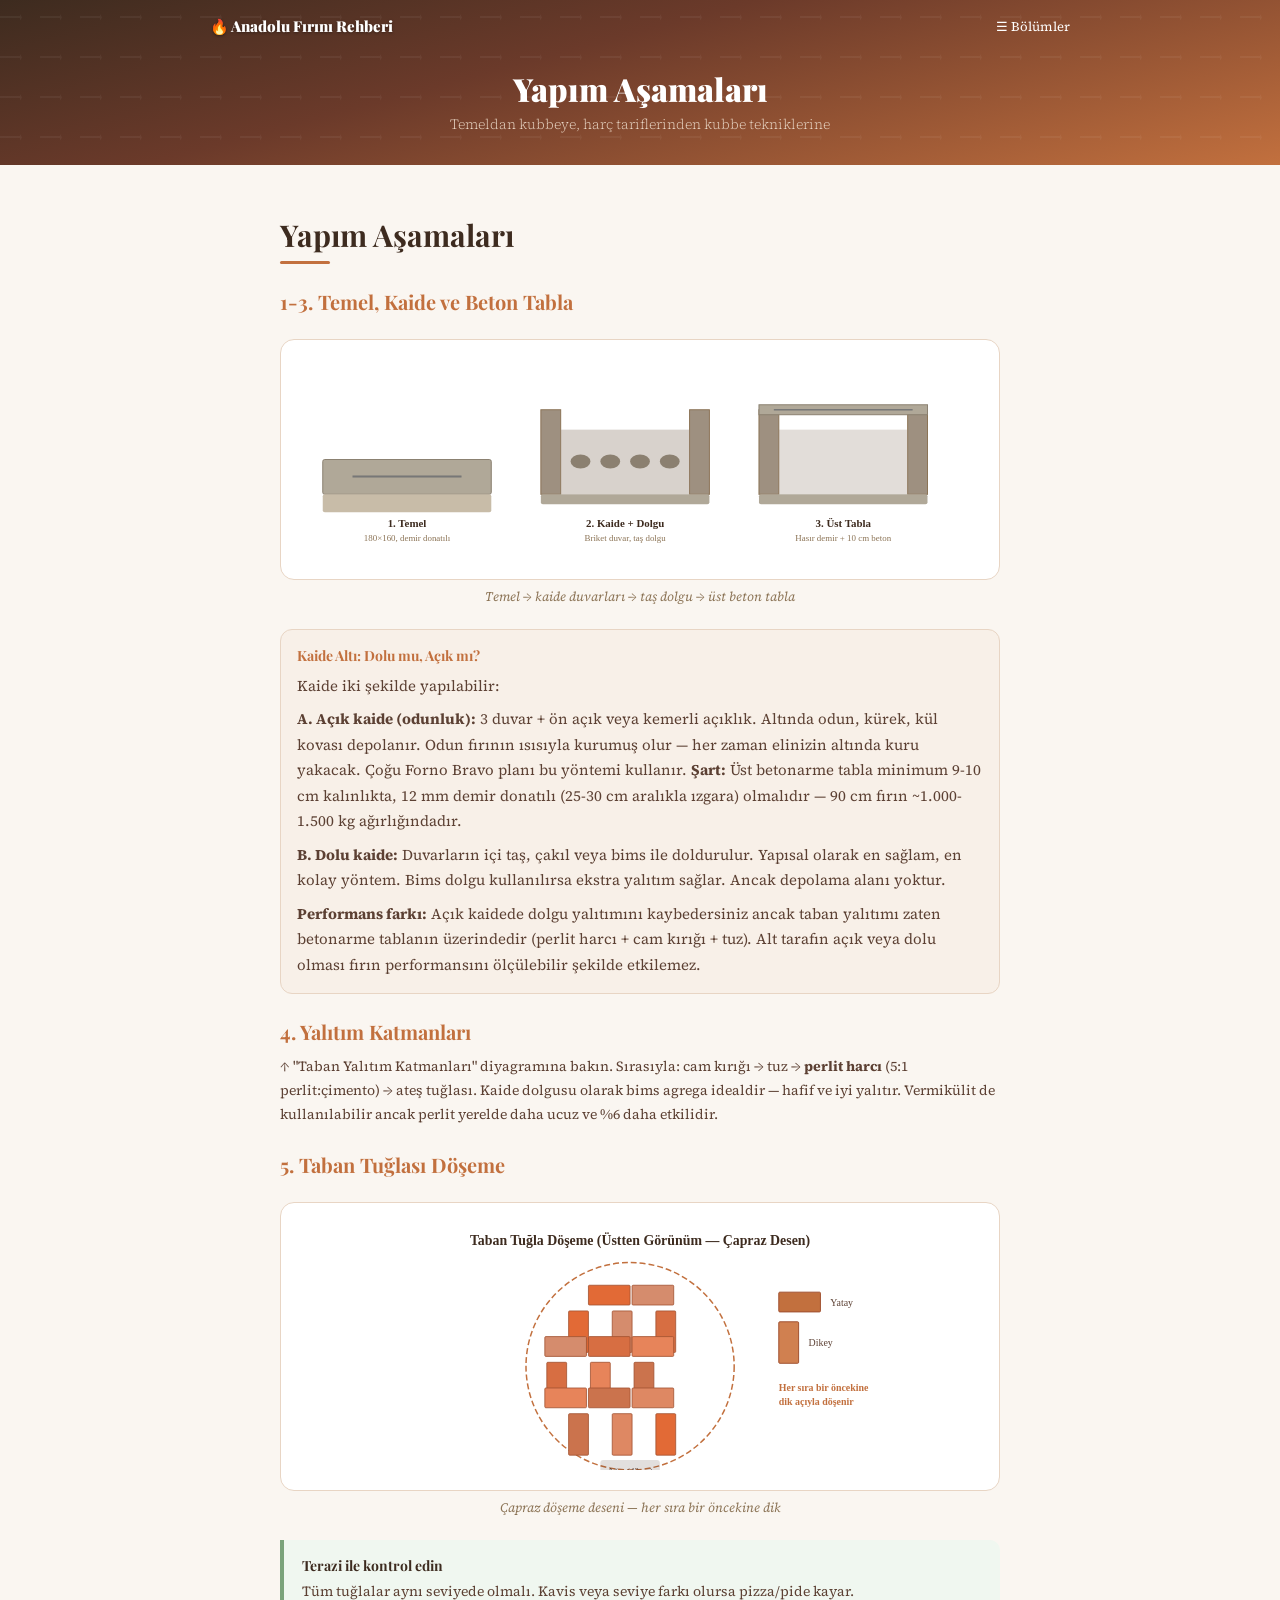
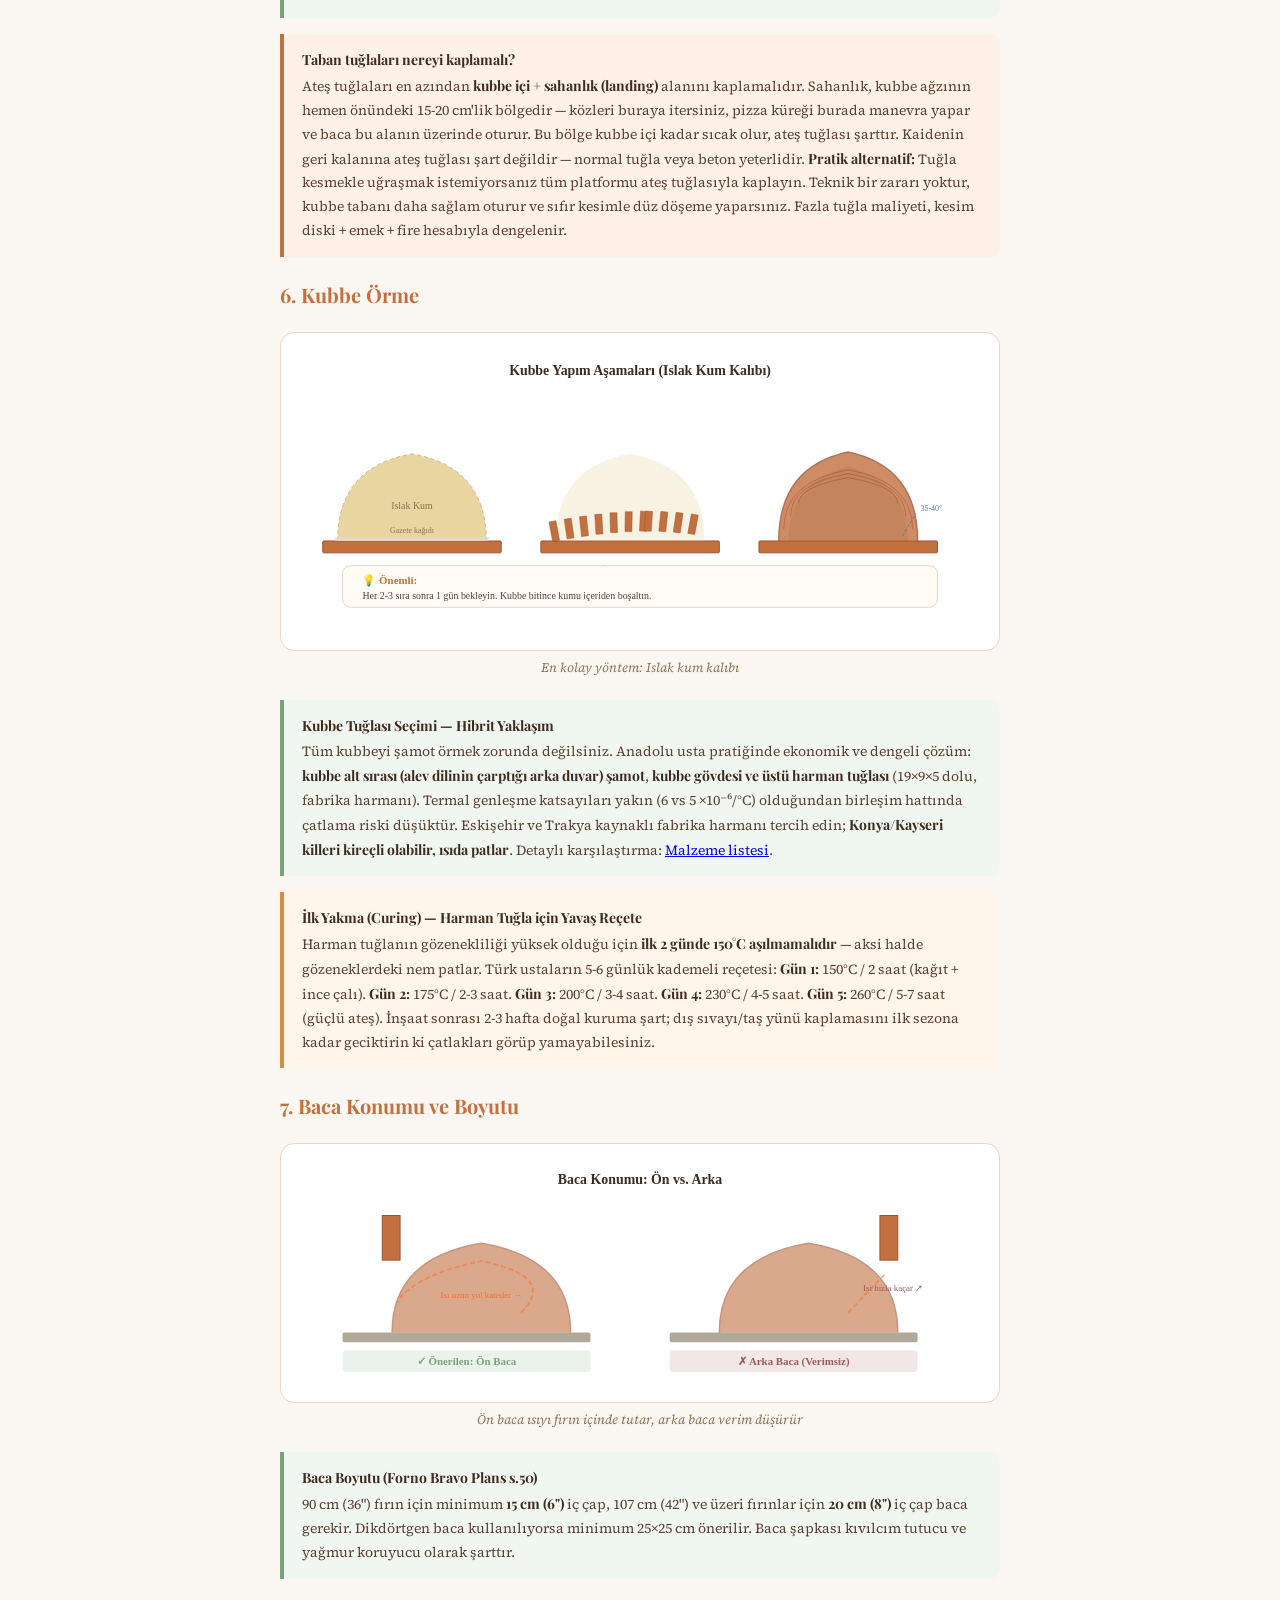
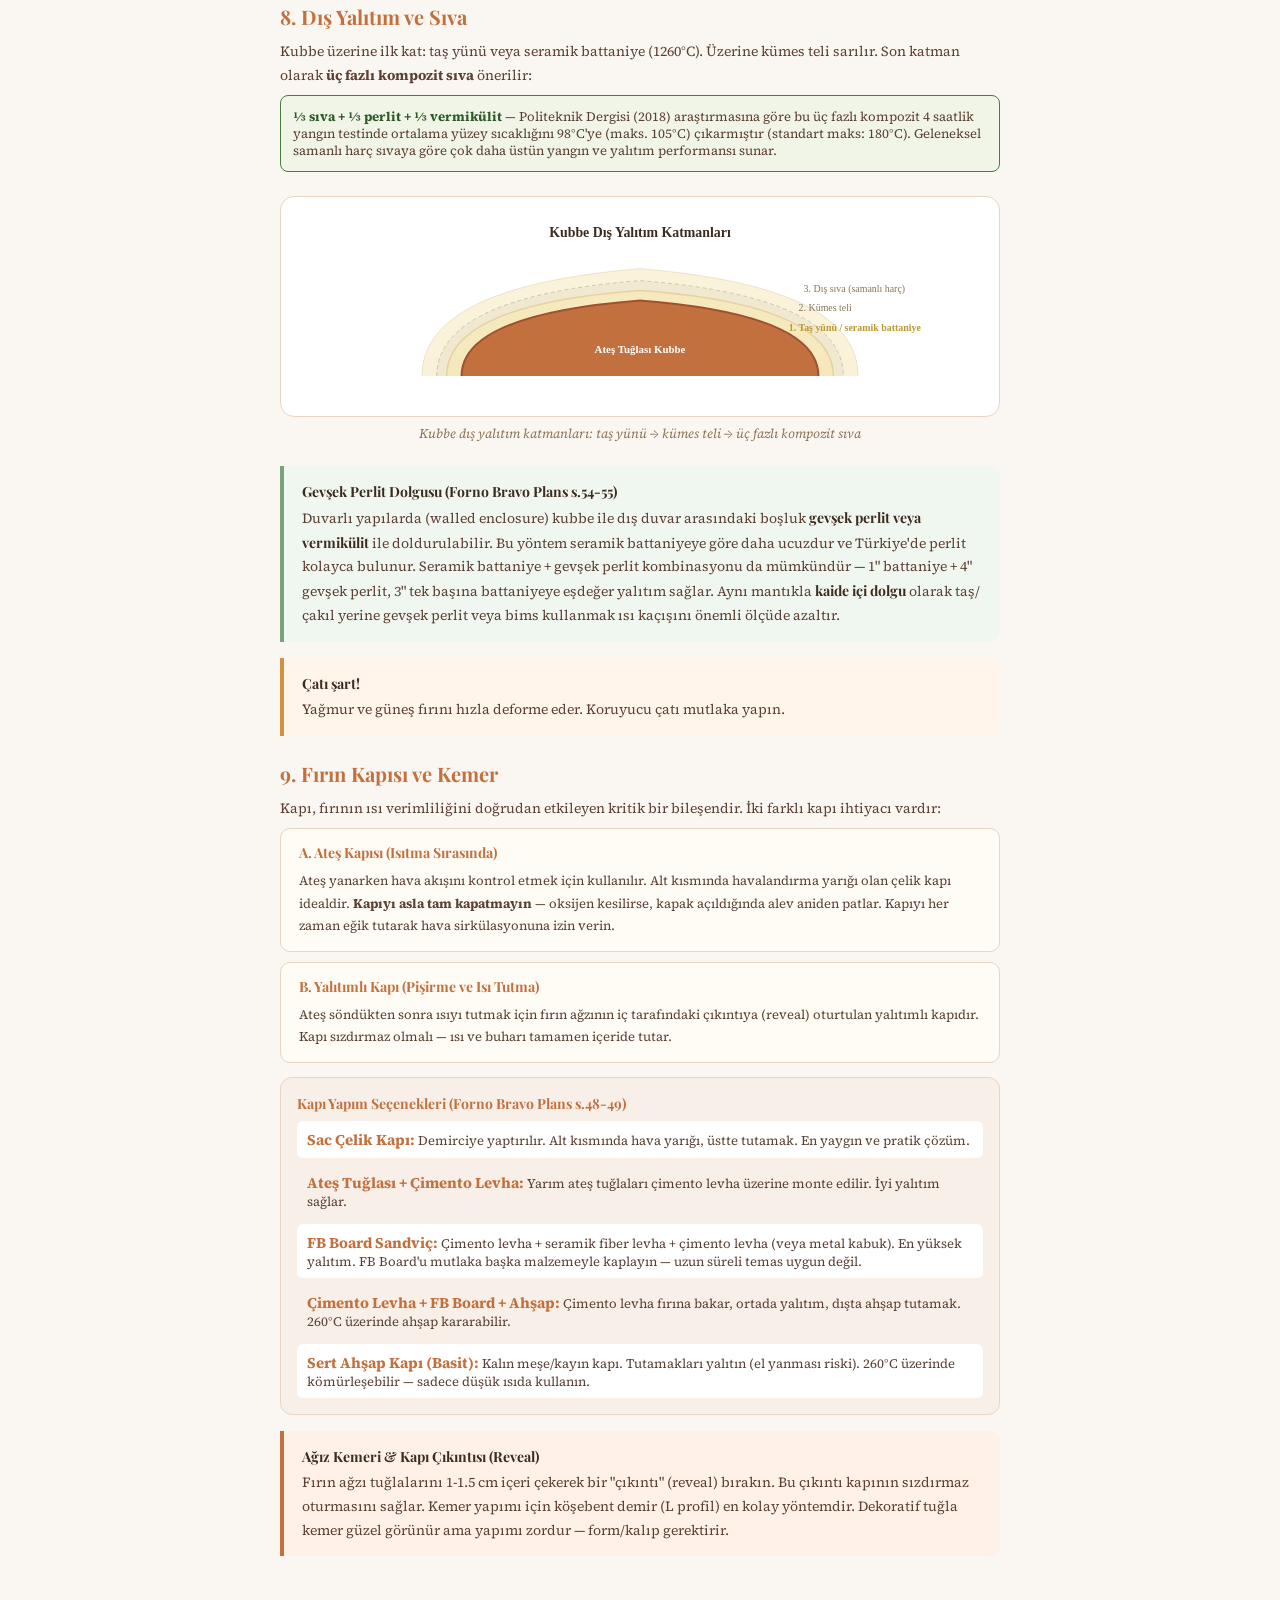
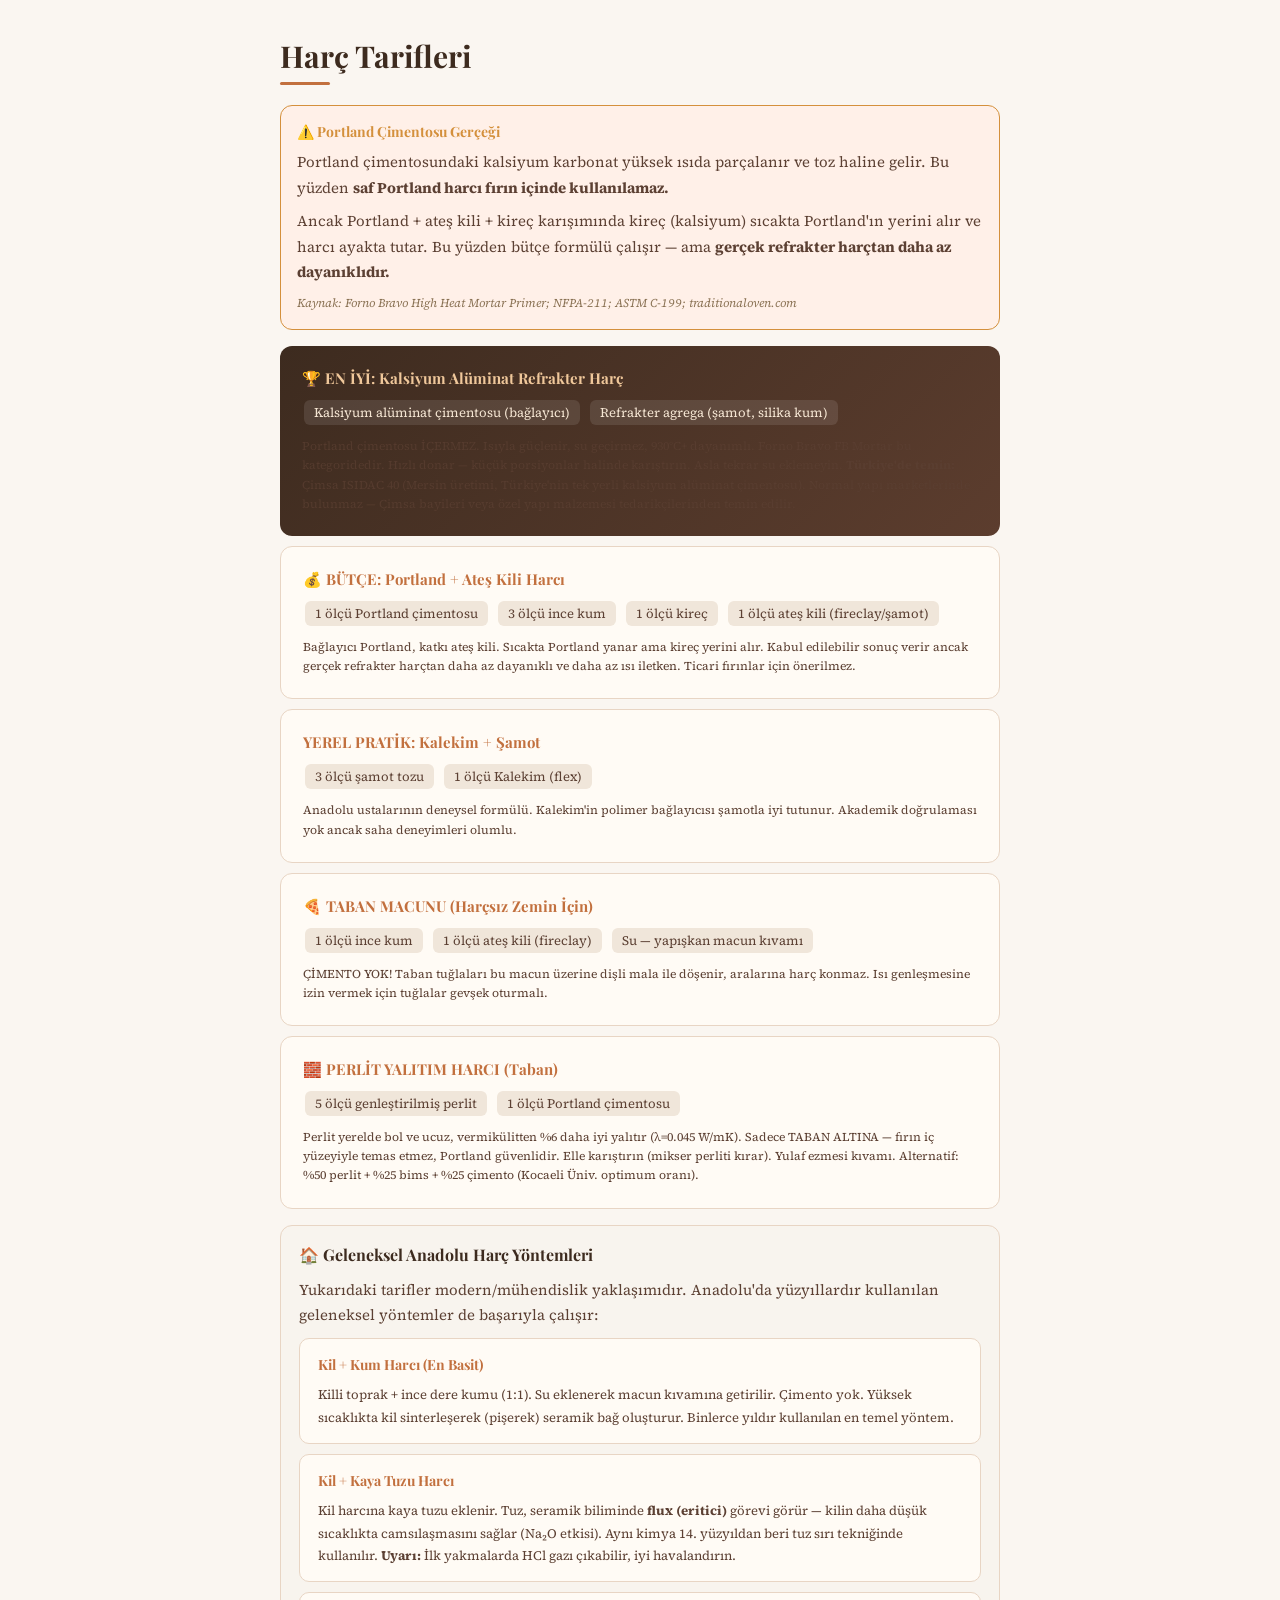
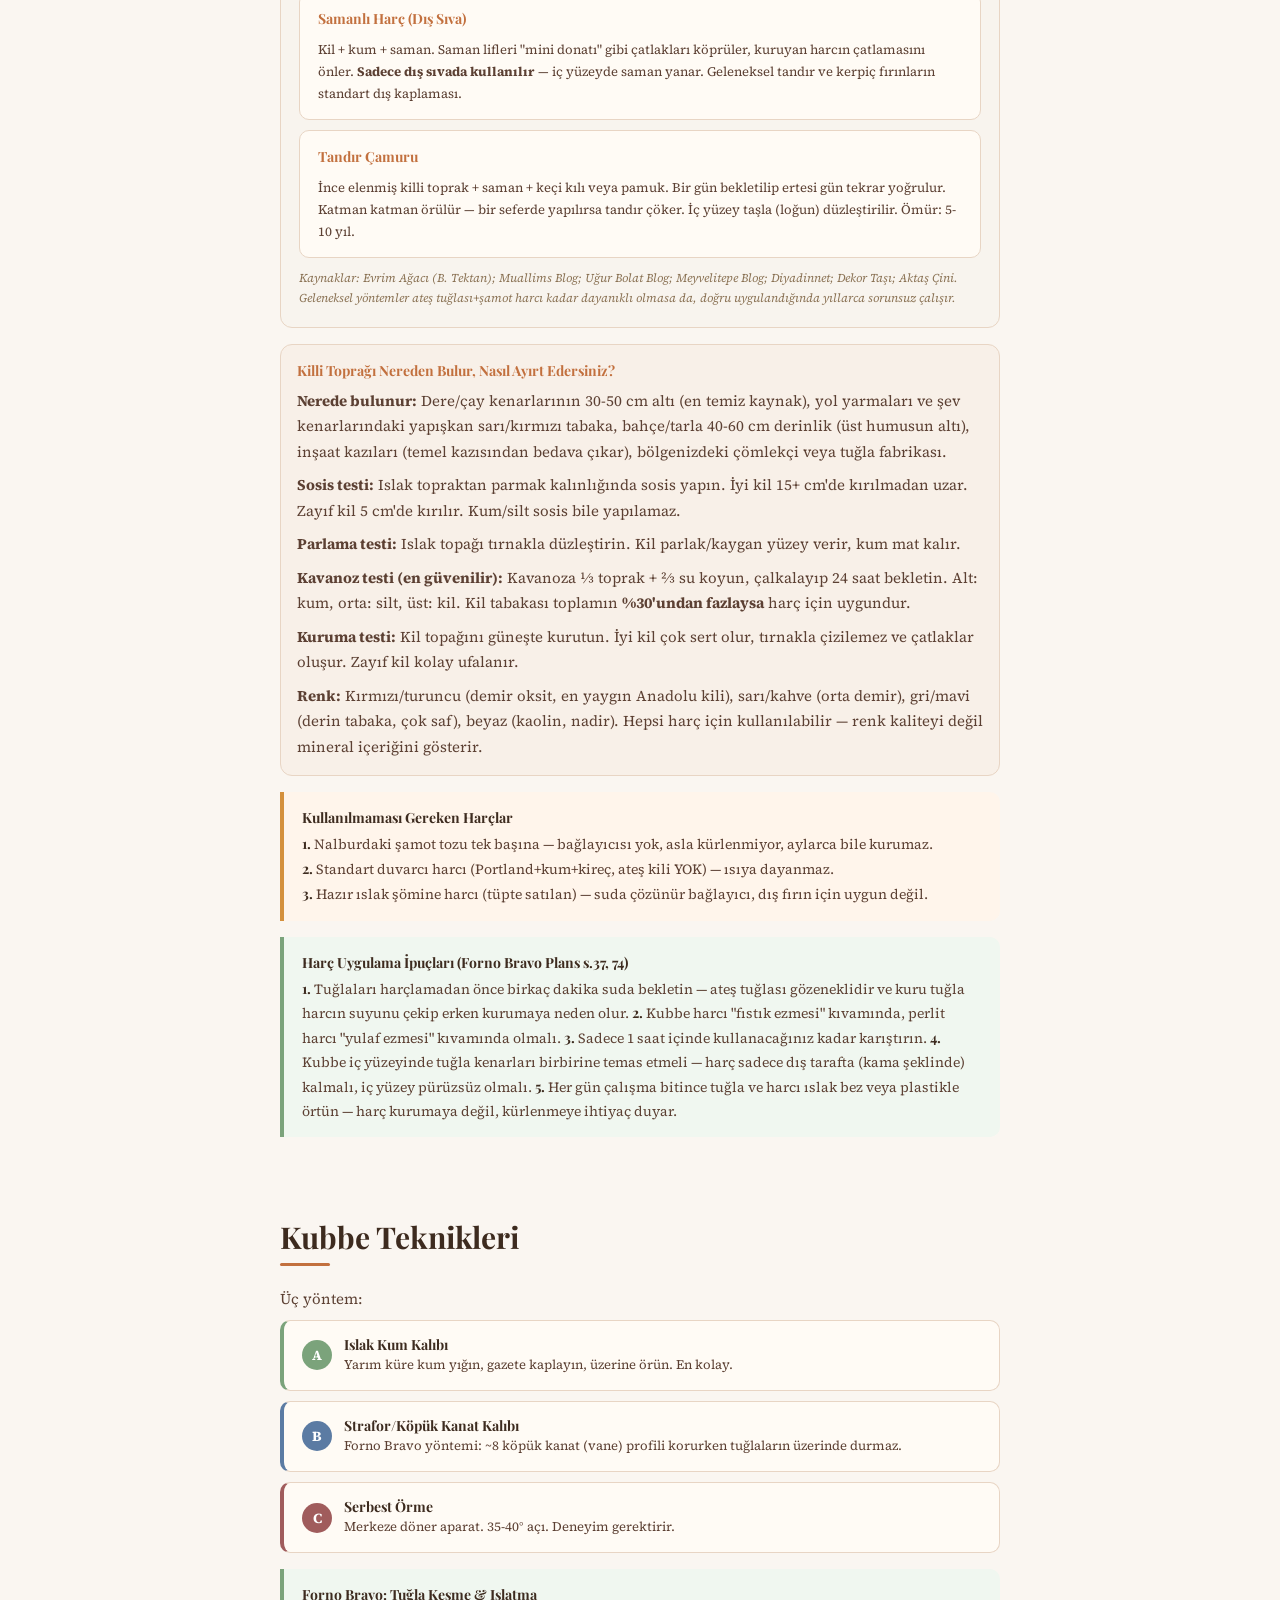
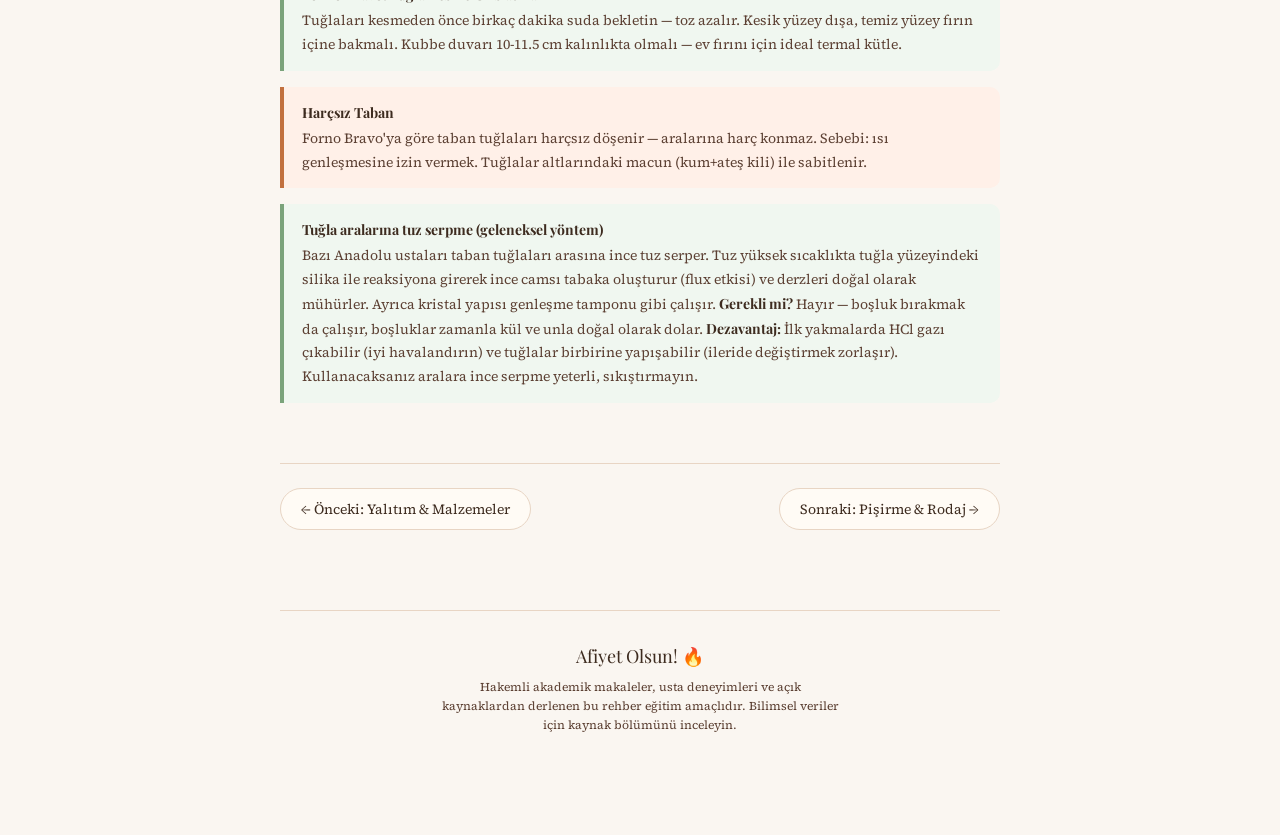
<file: yapim.html>
<!DOCTYPE html>
<html lang="tr">
<head>
  <meta charset="UTF-8">
  <meta name="viewport" content="width=device-width, initial-scale=1.0">
  <meta name="description" content="Odun fırını yapım aşamaları: temel, kaide, taban, kubbe, baca, harç tarifleri ve kubbe teknikleri. Adım adım rehber.">
  <meta property="og:title" content="Yapım Aşamaları — Anadolu Fırını Rehberi">
  <meta property="og:description" content="Temeldan kubbeye, harç tariflerinden kubbe tekniklerine — bilimsel verilerle desteklenmiş yapım rehberi.">
  <meta property="og:type" content="article">
  <meta name="twitter:card" content="summary">
  <link rel="icon" href="data:image/svg+xml,<svg xmlns='http://www.w3.org/2000/svg' viewBox='0 0 100 100'><text y='.9em' font-size='90'>🔥</text></svg>">
  <title>Yapım Aşamaları — Anadolu Fırını Rehberi</title>
  <link href="https://fonts.googleapis.com/css2?family=Playfair+Display:wght@400;700;900&family=Source+Serif+4:wght@300;400;600;700&family=JetBrains+Mono:wght@400&display=swap" rel="stylesheet">
  <link rel="stylesheet" href="style.css">
</head>
<body data-page="yapim">

<a href="#main" class="skip-nav">İçeriğe atla</a>
<script src="shared.js"></script>

<!-- MINI BANNER -->
<div class="mini-banner">
  <h1>Yapım Aşamaları</h1>
  <p>Temeldan kubbeye, harç tariflerinden kubbe tekniklerine</p>
</div>

<!-- MAIN -->
<main id="main">

<!-- YAPIM AŞAMALARI -->
<section id="asamalar">
  <h2>Yapım Aşamaları</h2><div class="h2-bar"></div>

  <h3>1-3. Temel, Kaide ve Beton Tabla</h3>
  <figure>
    <div class="diagram-box"><img src="svg/construction-steps.svg" alt="Temel, Kaide ve Beton Tabla" loading="lazy"></div>
    <figcaption>Temel → kaide duvarları → taş dolgu → üst beton tabla</figcaption>
  </figure>

  <div class="info-box mt-md">
    <h4 class="card-title">Kaide Altı: Dolu mu, Açık mı?</h4>
    <div class="content-text">
      <p>Kaide iki şekilde yapılabilir:</p>
      <p><strong>A. Açık kaide (odunluk):</strong> 3 duvar + ön açık veya kemerli açıklık. Altında odun, kürek, kül kovası depolanır. Odun fırının ısısıyla kurumuş olur — her zaman elinizin altında kuru yakacak. Çoğu Forno Bravo planı bu yöntemi kullanır. <strong>Şart:</strong> Üst betonarme tabla minimum 9-10 cm kalınlıkta, 12 mm demir donatılı (25-30 cm aralıkla ızgara) olmalıdır — 90 cm fırın ~1.000-1.500 kg ağırlığındadır.</p>
      <p><strong>B. Dolu kaide:</strong> Duvarların içi taş, çakıl veya bims ile doldurulur. Yapısal olarak en sağlam, en kolay yöntem. Bims dolgu kullanılırsa ekstra yalıtım sağlar. Ancak depolama alanı yoktur.</p>
      <p class="mb-0"><strong>Performans farkı:</strong> Açık kaidede dolgu yalıtımını kaybedersiniz ancak taban yalıtımı zaten betonarme tablanın üzerindedir (perlit harcı + cam kırığı + tuz). Alt tarafın açık veya dolu olması fırın performansını ölçülebilir şekilde etkilemez.</p>
    </div>
  </div>

  <h3>4. Yalıtım Katmanları</h3>
  <p class="body-text">&uarr; "Taban Yalıtım Katmanları" diyagramına bakın. Sırasıyla: cam kırığı → tuz → <strong>perlit harcı</strong> (5:1 perlit:çimento) → ateş tuğlası. Kaide dolgusu olarak bims agrega idealdir — hafif ve iyi yalıtır. Vermikülit de kullanılabilir ancak perlit yerelde daha ucuz ve %6 daha etkilidir.</p>

  <h3>5. Taban Tuğlası Döşeme</h3>
  <figure>
    <div class="diagram-box"><img src="svg/brick-layout.svg" alt="Taban Tuğla Döşeme Deseni" loading="lazy"></div>
    <figcaption>Çapraz döşeme deseni — her sıra bir öncekine dik</figcaption>
  </figure>
  <div class="tip tip-tip">
    <strong>Terazi ile kontrol edin</strong>
    <div class="tip-body">Tüm tuğlalar aynı seviyede olmalı. Kavis veya seviye farkı olursa pizza/pide kayar.</div>
  </div>
  <div class="tip tip-fire">
    <strong>Taban tuğlaları nereyi kaplamalı?</strong>
    <div class="tip-body">Ateş tuğlaları en azından <strong>kubbe içi + sahanlık (landing)</strong> alanını kaplamalıdır. Sahanlık, kubbe ağzının hemen önündeki 15-20 cm'lik bölgedir — közleri buraya itersiniz, pizza küreği burada manevra yapar ve baca bu alanın üzerinde oturur. Bu bölge kubbe içi kadar sıcak olur, ateş tuğlası şarttır. Kaidenin geri kalanına ateş tuğlası şart değildir — normal tuğla veya beton yeterlidir. <strong>Pratik alternatif:</strong> Tuğla kesmekle uğraşmak istemiyorsanız tüm platformu ateş tuğlasıyla kaplayın. Teknik bir zararı yoktur, kubbe tabanı daha sağlam oturur ve sıfır kesimle düz döşeme yaparsınız. Fazla tuğla maliyeti, kesim diski + emek + fire hesabıyla dengelenir.</div>
  </div>

  <h3>6. Kubbe Örme</h3>
  <figure>
    <div class="diagram-box"><img src="svg/dome-steps.svg" alt="Kubbe Yapım Aşamaları" loading="lazy"></div>
    <figcaption>En kolay yöntem: Islak kum kalıbı</figcaption>
  </figure>
  <div class="tip tip-tip">
    <strong>Kubbe Tuğlası Seçimi &mdash; Hibrit Yaklaşım</strong>
    <div class="tip-body">Tüm kubbeyi şamot örmek zorunda değilsiniz. Anadolu usta pratiğinde ekonomik ve dengeli çözüm: <strong>kubbe alt sırası (alev dilinin çarptığı arka duvar) şamot</strong>, <strong>kubbe gövdesi ve üstü harman tuğlası</strong> (19&times;9&times;5 dolu, fabrika harmanı). Termal genleşme katsayıları yakın (6 vs 5 &times;10⁻⁶/°C) olduğundan birleşim hattında çatlama riski düşüktür. Eskişehir ve Trakya kaynaklı fabrika harmanı tercih edin; <strong>Konya/Kayseri killeri kireçli olabilir, ısıda patlar</strong>. Detaylı karşılaştırma: <a href="yalitim.html#malz">Malzeme listesi</a>.</div>
  </div>
  <div class="tip tip-warn">
    <strong>İlk Yakma (Curing) &mdash; Harman Tuğla için Yavaş Reçete</strong>
    <div class="tip-body">Harman tuğlanın gözenekliliği yüksek olduğu için <strong>ilk 2 günde 150°C aşılmamalıdır</strong> &mdash; aksi halde gözeneklerdeki nem patlar. Türk ustaların 5-6 günlük kademeli reçetesi: <strong>Gün 1:</strong> 150°C / 2 saat (kağıt + ince çalı). <strong>Gün 2:</strong> 175°C / 2-3 saat. <strong>Gün 3:</strong> 200°C / 3-4 saat. <strong>Gün 4:</strong> 230°C / 4-5 saat. <strong>Gün 5:</strong> 260°C / 5-7 saat (güçlü ateş). İnşaat sonrası 2-3 hafta doğal kuruma şart; dış sıvayı/taş yünü kaplamasını ilk sezona kadar geciktirin ki çatlakları görüp yamayabilesiniz.</div>
  </div>

  <h3>7. Baca Konumu ve Boyutu</h3>
  <figure>
    <div class="diagram-box"><img src="svg/chimney.svg" alt="Baca Konumu Karşılaştırması" loading="lazy"></div>
    <figcaption>Ön baca ısıyı fırın içinde tutar, arka baca verim düşürür</figcaption>
  </figure>
  <div class="tip tip-tip">
    <strong>Baca Boyutu (Forno Bravo Plans s.50)</strong>
    <div class="tip-body">90 cm (36") fırın için minimum <strong>15 cm (6")</strong> iç çap, 107 cm (42") ve üzeri fırınlar için <strong>20 cm (8")</strong> iç çap baca gerekir. Dikdörtgen baca kullanılıyorsa minimum 25&times;25 cm önerilir. Baca şapkası kıvılcım tutucu ve yağmur koruyucu olarak şarttır.</div>
  </div>

  <h3>8. Dış Yalıtım ve Sıva</h3>
  <p class="body-text">Kubbe üzerine ilk kat: taş yünü veya seramik battaniye (1260°C). Üzerine kümes teli sarılır. Son katman olarak <strong>üç fazlı kompozit sıva</strong> önerilir:</p>
  <div class="composite-box">
    <strong>&frac13; sıva + &frac13; perlit + &frac13; vermikülit</strong> — Politeknik Dergisi (2018) araştırmasına göre bu üç fazlı kompozit 4 saatlik yangın testinde ortalama yüzey sıcaklığını 98°C'ye (maks. 105°C) çıkarmıştır (standart maks: 180°C). Geleneksel samanlı harç sıvaya göre çok daha üstün yangın ve yalıtım performansı sunar.
  </div>
  <figure>
    <div class="diagram-box"><img src="svg/outer-insulation.svg" alt="Kubbe Dış Yalıtım Katmanları" loading="lazy"></div>
    <figcaption>Kubbe dış yalıtım katmanları: taş yünü → kümes teli → üç fazlı kompozit sıva</figcaption>
  </figure>
  <div class="tip tip-tip">
    <strong>Gevşek Perlit Dolgusu (Forno Bravo Plans s.54-55)</strong>
    <div class="tip-body">Duvarlı yapılarda (walled enclosure) kubbe ile dış duvar arasındaki boşluk <strong>gevşek perlit veya vermikülit</strong> ile doldurulabilir. Bu yöntem seramik battaniyeye göre daha ucuzdur ve Türkiye'de perlit kolayca bulunur. Seramik battaniye + gevşek perlit kombinasyonu da mümkündür — 1" battaniye + 4" gevşek perlit, 3" tek başına battaniyeye eşdeğer yalıtım sağlar. Aynı mantıkla <strong>kaide içi dolgu</strong> olarak taş/çakıl yerine gevşek perlit veya bims kullanmak ısı kaçışını önemli ölçüde azaltır.</div>
  </div>

  <div class="tip tip-warn">
    <strong>Çatı şart!</strong>
    <div class="tip-body">Yağmur ve güneş fırını hızla deforme eder. Koruyucu çatı mutlaka yapın.</div>
  </div>

  <h3>9. Fırın Kapısı ve Kemer</h3>
  <p class="body-text">Kapı, fırının ısı verimliliğini doğrudan etkileyen kritik bir bileşendir. İki farklı kapı ihtiyacı vardır:</p>

  <div class="card-grid mb-md">
    <div class="card">
      <h4 class="card-title">A. Ateş Kapısı (Isıtma Sırasında)</h4>
      <p class="card-body-sm">Ateş yanarken hava akışını kontrol etmek için kullanılır. Alt kısmında havalandırma yarığı olan çelik kapı idealdir. <strong>Kapıyı asla tam kapatmayın</strong> — oksijen kesilirse, kapak açıldığında alev aniden patlar. Kapıyı her zaman eğik tutarak hava sirkülasyonuna izin verin.</p>
    </div>
    <div class="card">
      <h4 class="card-title">B. Yalıtımlı Kapı (Pişirme ve Isı Tutma)</h4>
      <p class="card-body-sm">Ateş söndükten sonra ısıyı tutmak için fırın ağzının iç tarafındaki çıkıntıya (reveal) oturtulan yalıtımlı kapıdır. Kapı sızdırmaz olmalı — ısı ve buharı tamamen içeride tutar.</p>
    </div>
  </div>

  <div class="info-box mb-md">
    <h4 class="card-title">Kapı Yapım Seçenekleri (Forno Bravo Plans s.48-49)</h4>
    <div class="door-grid">
      <div class="door-option"><strong class="card-title">Sac Çelik Kapı:</strong> Demirciye yaptırılır. Alt kısmında hava yarığı, üstte tutamak. En yaygın ve pratik çözüm.</div>
      <div class="door-option"><strong class="card-title">Ateş Tuğlası + Çimento Levha:</strong> Yarım ateş tuğlaları çimento levha üzerine monte edilir. İyi yalıtım sağlar.</div>
      <div class="door-option"><strong class="card-title">FB Board Sandviç:</strong> Çimento levha + seramik fiber levha + çimento levha (veya metal kabuk). En yüksek yalıtım. FB Board'u mutlaka başka malzemeyle kaplayın — uzun süreli temas uygun değil.</div>
      <div class="door-option"><strong class="card-title">Çimento Levha + FB Board + Ahşap:</strong> Çimento levha fırına bakar, ortada yalıtım, dışta ahşap tutamak. 260°C üzerinde ahşap kararabilir.</div>
      <div class="door-option"><strong class="card-title">Sert Ahşap Kapı (Basit):</strong> Kalın meşe/kayın kapı. Tutamakları yalıtın (el yanması riski). 260°C üzerinde kömürleşebilir — sadece düşük ısıda kullanın.</div>
    </div>
  </div>

  <div class="tip tip-fire">
    <strong>Ağız Kemeri &amp; Kapı Çıkıntısı (Reveal)</strong>
    <div class="tip-body">Fırın ağzı tuğlalarını 1-1.5 cm içeri çekerek bir "çıkıntı" (reveal) bırakın. Bu çıkıntı kapının sızdırmaz oturmasını sağlar. Kemer yapımı için köşebent demir (L profil) en kolay yöntemdir. Dekoratif tuğla kemer güzel görünür ama yapımı zordur — form/kalıp gerektirir.</div>
  </div>
</section>

<!-- HARÇ TARİFLERİ -->
<section id="harc">
  <h2>Harç Tarifleri</h2><div class="h2-bar"></div>

  <div class="warn-panel">
    <h4 class="warn-panel-title">&#9888;&#65039; Portland Çimentosu Gerçeği</h4>
    <div class="content-text">
      <p>Portland çimentosundaki kalsiyum karbonat yüksek ısıda parçalanır ve toz haline gelir. Bu yüzden <strong>saf Portland harcı fırın içinde kullanılamaz.</strong></p>
      <p>Ancak Portland + ateş kili + kireç karışımında kireç (kalsiyum) sıcakta Portland'ın yerini alır ve harcı ayakta tutar. Bu yüzden bütçe formülü çalışır — ama <strong>gerçek refrakter harçtan daha az dayanıklıdır.</strong></p>
      <p class="source-note">Kaynak: Forno Bravo High Heat Mortar Primer; NFPA-211; ASTM C-199; traditionaloven.com</p>
    </div>
  </div>

  <div class="card-grid mt-md">
    <!-- EN İYİ -->
    <div class="harc-best">
      <h4 class="panel-title">&#127942; EN İYİ: Kalsiyum Alüminat Refrakter Harç</h4>
      <div class="tag-list">
        <span class="harc-tag harc-tag-dark">Kalsiyum alüminat çimentosu (bağlayıcı)</span>
        <span class="harc-tag harc-tag-dark">Refrakter agrega (şamot, silika kum)</span>
      </div>
      <p class="harc-desc harc-desc-dim">Portland çimentosu İÇERMEZ. Isıyla güçlenir, su geçirmez, 930°C+ dayanımlı. Forno Bravo FB Mortar bu kategoridedir. Hızlı donar — küçük porsiyonlar halinde karıştırın. Asla tekrar su eklemeyin. <strong>Türkiye'de temin:</strong> Çimsa ISIDAC 40 (Mersin üretimi, Türkiye'nin tek yerli kalsiyum alüminat çimentosu). Normal yapı marketlerinde bulunmaz — Çimsa bayileri veya özel yapı malzemesi tedarikçilerinden temin edilir.</p>
    </div>
    <!-- BÜTÇE -->
    <div class="harc-normal">
      <h4 class="panel-title">&#128176; BÜTÇE: Portland + Ateş Kili Harcı</h4>
      <div class="tag-list">
        <span class="harc-tag harc-tag-light">1 ölçü Portland çimentosu</span>
        <span class="harc-tag harc-tag-light">3 ölçü ince kum</span>
        <span class="harc-tag harc-tag-light">1 ölçü kireç</span>
        <span class="harc-tag harc-tag-light">1 ölçü ateş kili (fireclay/şamot)</span>
      </div>
      <p class="harc-desc">Bağlayıcı Portland, katkı ateş kili. Sıcakta Portland yanar ama kireç yerini alır. Kabul edilebilir sonuç verir ancak gerçek refrakter harçtan daha az dayanıklı ve daha az ısı iletken. Ticari fırınlar için önerilmez.</p>
    </div>
    <!-- YEREL -->
    <div class="harc-normal">
      <h4 class="panel-title">YEREL PRATİK: Kalekim + Şamot</h4>
      <div class="tag-list">
        <span class="harc-tag harc-tag-light">3 ölçü şamot tozu</span>
        <span class="harc-tag harc-tag-light">1 ölçü Kalekim (flex)</span>
      </div>
      <p class="harc-desc">Anadolu ustalarının deneysel formülü. Kalekim'in polimer bağlayıcısı şamotla iyi tutunur. Akademik doğrulaması yok ancak saha deneyimleri olumlu.</p>
    </div>
    <!-- TABAN MACUNU -->
    <div class="harc-normal">
      <h4 class="panel-title">&#127829; TABAN MACUNU (Harçsız Zemin İçin)</h4>
      <div class="tag-list">
        <span class="harc-tag harc-tag-light">1 ölçü ince kum</span>
        <span class="harc-tag harc-tag-light">1 ölçü ateş kili (fireclay)</span>
        <span class="harc-tag harc-tag-light">Su — yapışkan macun kıvamı</span>
      </div>
      <p class="harc-desc">ÇİMENTO YOK! Taban tuğlaları bu macun üzerine dişli mala ile döşenir, aralarına harç konmaz. Isı genleşmesine izin vermek için tuğlalar gevşek oturmalı.</p>
    </div>
    <!-- PERLİT -->
    <div class="harc-normal">
      <h4 class="panel-title">&#129521; PERLİT YALITIM HARCI (Taban)</h4>
      <div class="tag-list">
        <span class="harc-tag harc-tag-light">5 ölçü genleştirilmiş perlit</span>
        <span class="harc-tag harc-tag-light">1 ölçü Portland çimentosu</span>
      </div>
      <p class="harc-desc">Perlit yerelde bol ve ucuz, vermikülitten %6 daha iyi yalıtır (&lambda;=0.045 W/mK). Sadece TABAN ALTINA — fırın iç yüzeyiyle temas etmez, Portland güvenlidir. Elle karıştırın (mikser perliti kırar). Yulaf ezmesi kıvamı. Alternatif: %50 perlit + %25 bims + %25 çimento (Kocaeli Üniv. optimum oranı).</p>
    </div>
  </div>

  <div class="section-panel">
    <h4 class="panel-title panel-title-lg">&#127968; Geleneksel Anadolu Harç Yöntemleri</h4>
    <div class="content-text">
      <p>Yukarıdaki tarifler modern/mühendislik yaklaşımıdır. Anadolu'da yüzyıllardır kullanılan geleneksel yöntemler de başarıyla çalışır:</p>
      <div class="card-grid" style="margin:10px 0">
        <div class="card">
          <h4 class="card-title-sm">Kil + Kum Harcı (En Basit)</h4>
          <p class="card-body-sm">Killi toprak + ince dere kumu (1:1). Su eklenerek macun kıvamına getirilir. Çimento yok. Yüksek sıcaklıkta kil sinterleşerek (pişerek) seramik bağ oluşturur. Binlerce yıldır kullanılan en temel yöntem.</p>
        </div>
        <div class="card">
          <h4 class="card-title-sm">Kil + Kaya Tuzu Harcı</h4>
          <p class="card-body-sm">Kil harcına kaya tuzu eklenir. Tuz, seramik biliminde <strong>flux (eritici)</strong> görevi görür — kilin daha düşük sıcaklıkta camsılaşmasını sağlar (Na₂O etkisi). Aynı kimya 14. yüzyıldan beri tuz sırı tekniğinde kullanılır. <strong>Uyarı:</strong> İlk yakmalarda HCl gazı çıkabilir, iyi havalandırın.</p>
        </div>
        <div class="card">
          <h4 class="card-title-sm">Samanlı Harç (Dış Sıva)</h4>
          <p class="card-body-sm">Kil + kum + saman. Saman lifleri "mini donatı" gibi çatlakları köprüler, kuruyan harcın çatlamasını önler. <strong>Sadece dış sıvada kullanılır</strong> — iç yüzeyde saman yanar. Geleneksel tandır ve kerpiç fırınların standart dış kaplaması.</p>
        </div>
        <div class="card">
          <h4 class="card-title-sm">Tandır Çamuru</h4>
          <p class="card-body-sm">İnce elenmiş killi toprak + saman + keçi kılı veya pamuk. Bir gün bekletilip ertesi gün tekrar yoğrulur. Katman katman örülür — bir seferde yapılırsa tandır çöker. İç yüzey taşla (loğun) düzleştirilir. Ömür: 5-10 yıl.</p>
        </div>
      </div>
      <p class="source-note">Kaynaklar: Evrim Ağacı (B. Tektan); Muallims Blog; Uğur Bolat Blog; Meyvelitepe Blog; Diyadinnet; Dekor Taşı; Aktaş Çini. Geleneksel yöntemler ateş tuğlası+şamot harcı kadar dayanıklı olmasa da, doğru uygulandığında yıllarca sorunsuz çalışır.</p>
    </div>
  </div>

  <div class="info-box mt-md">
    <h4 class="card-title">Killi Toprağı Nereden Bulur, Nasıl Ayırt Edersiniz?</h4>
    <div class="content-text">
      <p><strong>Nerede bulunur:</strong> Dere/çay kenarlarının 30-50 cm altı (en temiz kaynak), yol yarmaları ve şev kenarlarındaki yapışkan sarı/kırmızı tabaka, bahçe/tarla 40-60 cm derinlik (üst humusun altı), inşaat kazıları (temel kazısından bedava çıkar), bölgenizdeki çömlekçi veya tuğla fabrikası.</p>
      <p><strong>Sosis testi:</strong> Islak topraktan parmak kalınlığında sosis yapın. İyi kil 15+ cm'de kırılmadan uzar. Zayıf kil 5 cm'de kırılır. Kum/silt sosis bile yapılamaz.</p>
      <p><strong>Parlama testi:</strong> Islak topağı tırnakla düzleştirin. Kil parlak/kaygan yüzey verir, kum mat kalır.</p>
      <p><strong>Kavanoz testi (en güvenilir):</strong> Kavanoza &frac13; toprak + &frac23; su koyun, çalkalayıp 24 saat bekletin. Alt: kum, orta: silt, üst: kil. Kil tabakası toplamın <strong>%30'undan fazlaysa</strong> harç için uygundur.</p>
      <p><strong>Kuruma testi:</strong> Kil topağını güneşte kurutun. İyi kil çok sert olur, tırnakla çizilemez ve çatlaklar oluşur. Zayıf kil kolay ufalanır.</p>
      <p class="mb-0"><strong>Renk:</strong> Kırmızı/turuncu (demir oksit, en yaygın Anadolu kili), sarı/kahve (orta demir), gri/mavi (derin tabaka, çok saf), beyaz (kaolin, nadir). Hepsi harç için kullanılabilir — renk kaliteyi değil mineral içeriğini gösterir.</p>
    </div>
  </div>

  <div class="tip tip-warn">
    <strong>Kullanılmaması Gereken Harçlar</strong>
    <div class="tip-body">
      <strong>1.</strong> Nalburdaki şamot tozu tek başına — bağlayıcısı yok, asla kürlenmiyor, aylarca bile kurumaz.<br>
      <strong>2.</strong> Standart duvarcı harcı (Portland+kum+kireç, ateş kili YOK) — ısıya dayanmaz.<br>
      <strong>3.</strong> Hazır ıslak şömine harcı (tüpte satılan) — suda çözünür bağlayıcı, dış fırın için uygun değil.
    </div>
  </div>

  <div class="tip tip-tip">
    <strong>Harç Uygulama İpuçları (Forno Bravo Plans s.37, 74)</strong>
    <div class="tip-body"><strong>1.</strong> Tuğlaları harçlamadan önce birkaç dakika suda bekletin — ateş tuğlası gözeneklidir ve kuru tuğla harcın suyunu çekip erken kurumaya neden olur. <strong>2.</strong> Kubbe harcı "fıstık ezmesi" kıvamında, perlit harcı "yulaf ezmesi" kıvamında olmalı. <strong>3.</strong> Sadece 1 saat içinde kullanacağınız kadar karıştırın. <strong>4.</strong> Kubbe iç yüzeyinde tuğla kenarları birbirine temas etmeli — harç sadece dış tarafta (kama şeklinde) kalmalı, iç yüzey pürüzsüz olmalı. <strong>5.</strong> Her gün çalışma bitince tuğla ve harcı ıslak bez veya plastikle örtün — harç kurumaya değil, kürlenmeye ihtiyaç duyar.</div>
  </div>
</section>

<!-- KUBBE TEKNİKLERİ -->
<section id="kubbe">
  <h2>Kubbe Teknikleri</h2><div class="h2-bar"></div>
  <p>Üç yöntem:</p>

  <div class="card-grid">
    <div class="card tech-card tech-card-green">
      <span class="tech-badge tech-badge-green">A</span>
      <div>
        <h4 class="panel-title" style="margin-bottom:0">Islak Kum Kalıbı</h4>
        <p class="card-body-sm">Yarım küre kum yığın, gazete kaplayın, üzerine örün. En kolay.</p>
      </div>
    </div>
    <div class="card tech-card tech-card-blue">
      <span class="tech-badge tech-badge-blue">B</span>
      <div>
        <h4 class="panel-title" style="margin-bottom:0">Strafor/Köpük Kanat Kalıbı</h4>
        <p class="card-body-sm">Forno Bravo yöntemi: ~8 köpük kanat (vane) profili korurken tuğlaların üzerinde durmaz.</p>
      </div>
    </div>
    <div class="card tech-card tech-card-red">
      <span class="tech-badge tech-badge-red">C</span>
      <div>
        <h4 class="panel-title" style="margin-bottom:0">Serbest Örme</h4>
        <p class="card-body-sm">Merkeze döner aparat. 35-40° açı. Deneyim gerektirir.</p>
      </div>
    </div>
  </div>

  <div class="tip tip-tip">
    <strong>Forno Bravo: Tuğla Kesme &amp; Islatma</strong>
    <div class="tip-body">Tuğlaları kesmeden önce birkaç dakika suda bekletin — toz azalır. Kesik yüzey dışa, temiz yüzey fırın içine bakmalı. Kubbe duvarı 10-11.5 cm kalınlıkta olmalı — ev fırını için ideal termal kütle.</div>
  </div>
  <div class="tip tip-fire">
    <strong>Harçsız Taban</strong>
    <div class="tip-body">Forno Bravo'ya göre taban tuğlaları harçsız döşenir — aralarına harç konmaz. Sebebi: ısı genleşmesine izin vermek. Tuğlalar altlarındaki macun (kum+ateş kili) ile sabitlenir.</div>
  </div>
  <div class="tip tip-tip">
    <strong>Tuğla aralarına tuz serpme (geleneksel yöntem)</strong>
    <div class="tip-body">Bazı Anadolu ustaları taban tuğlaları arasına ince tuz serper. Tuz yüksek sıcaklıkta tuğla yüzeyindeki silika ile reaksiyona girerek ince camsı tabaka oluşturur (flux etkisi) ve derzleri doğal olarak mühürler. Ayrıca kristal yapısı genleşme tamponu gibi çalışır. <strong>Gerekli mi?</strong> Hayır — boşluk bırakmak da çalışır, boşluklar zamanla kül ve unla doğal olarak dolar. <strong>Dezavantaj:</strong> İlk yakmalarda HCl gazı çıkabilir (iyi havalandırın) ve tuğlalar birbirine yapışabilir (ileride değiştirmek zorlaşır). Kullanacaksanız aralara ince serpme yeterli, sıkıştırmayın.</div>
  </div>
</section>

<!-- SAYFA NAVİGASYONU -->
<div class="page-nav">
  <a href="yalitim.html">&#8592; Önceki: Yalıtım &amp; Malzemeler</a>
  <a href="pisirme.html">Sonraki: Pişirme &amp; Rodaj &#8594;</a>
</div>

<!-- FOOTER -->
<footer>
  <p class="title">Afiyet Olsun! &#128293;</p>
  <p class="sub">Hakemli akademik makaleler, usta deneyimleri ve açık kaynaklardan derlenen bu rehber eğitim amaçlıdır. Bilimsel veriler için kaynak bölümünü inceleyin.</p>
</footer>

</main>

</body>
</html>
</file>
<file: style.css>
:root {
  --bg: #FAF6F1; --card: #FFFBF5; --border: #E8D5C4; --terra: #C2703E;
  --dark: #3D2B1F; --mid: #5C4033; --light: #8B7355; --cream: #F0C89B;
  --green: #7BA37B; --red: #A05C5C; --blue: #5B7BA3;
}
*, *::before, *::after { box-sizing: border-box; margin: 0; padding: 0; }
body { font-family: 'Source Serif 4', Georgia, serif; color: var(--dark); background: var(--bg); min-height: 100vh; }

/* NAV */
nav { position: fixed; top: 0; left: 0; right: 0; z-index: 100; padding: 0 20px; transition: all 0.3s; }
nav.scrolled { background: rgba(250,246,241,0.95); backdrop-filter: blur(10px); border-bottom: 1px solid var(--border); }
.nav-inner { max-width: 860px; margin: 0 auto; display: flex; align-items: center; justify-content: space-between; height: 52px; }
.nav-logo { font-family: 'Playfair Display', serif; font-weight: 900; font-size: 15px; color: #fff; transition: all 0.3s; text-shadow: 0 1px 3px rgba(0,0,0,0.4); text-decoration: none; }
nav.scrolled .nav-logo { color: var(--dark); text-shadow: none; }
.nav-toggle { background: none; border: none; cursor: pointer; color: #fff; font-size: 13px; font-family: 'Source Serif 4', serif; }
nav.scrolled .nav-toggle { color: var(--dark); }
.nav-menu { position: absolute; top: 52px; right: 20px; background: var(--card); border: 1px solid var(--border); border-radius: 10px; padding: 6px; min-width: 190px; box-shadow: 0 8px 30px rgba(61,43,31,0.12); display: none; }
.nav-menu.open { display: block; }
.nav-menu a { display: block; width: 100%; text-align: left; padding: 8px 12px; background: transparent; border: none; border-radius: 6px; cursor: pointer; font-family: 'Source Serif 4', serif; font-size: 13px; color: var(--dark); text-decoration: none; }
.nav-menu a:hover, .nav-menu a.active { background: #F0E6DA; }

/* HEADER */
header { background: linear-gradient(165deg, var(--dark) 0%, #6B3A2A 40%, var(--terra) 100%); min-height: 70vh; display: flex; flex-direction: column; justify-content: center; align-items: center; text-align: center; padding: 70px 20px 50px; position: relative; }
header::before { content: ''; position: absolute; inset: 0; opacity: 0.05; background-image: url("data:image/svg+xml,%3Csvg width='40' height='40' viewBox='0 0 40 40' xmlns='http://www.w3.org/2000/svg'%3E%3Cpath d='M20 20.5V18H0v-2h20v-2l2 3.5-2 3z' fill='%23fff'/%3E%3C/svg%3E"); }
.header-inner { position: relative; z-index: 1; }
.header-badge { display: inline-flex; align-items: center; gap: 8px; padding: 6px 16px; background: rgba(255,255,255,0.1); border-radius: 100px; margin-bottom: 24px; border: 1px solid rgba(255,255,255,0.15); color: var(--cream); font-size: 12px; letter-spacing: 1px; }
header h1 { font-family: 'Playfair Display', serif; font-weight: 900; color: #fff; font-size: clamp(32px, 7vw, 56px); line-height: 1.1; margin: 0 0 16px; max-width: 650px; }
header h1 span { color: var(--cream); }
header p { color: #E8D5C4; font-size: clamp(15px, 2.5vw, 18px); line-height: 1.6; max-width: 480px; margin: 0 auto 28px; font-weight: 300; }
.header-btns { display: flex; gap: 10px; justify-content: center; flex-wrap: wrap; }
.btn-primary { padding: 12px 24px; background: var(--terra); color: #fff; border: none; border-radius: 100px; cursor: pointer; font-family: 'Source Serif 4', serif; font-size: 14px; font-weight: 600; text-decoration: none; display: inline-block; }
.btn-secondary { padding: 12px 24px; background: rgba(255,255,255,0.1); color: #fff; border: 1px solid rgba(255,255,255,0.2); border-radius: 100px; cursor: pointer; font-family: 'Source Serif 4', serif; font-size: 14px; text-decoration: none; display: inline-block; }

/* MINI BANNER (diğer sayfalar için) */
.mini-banner { background: linear-gradient(165deg, var(--dark) 0%, #6B3A2A 40%, var(--terra) 100%); padding: 70px 20px 30px; text-align: center; position: relative; }
.mini-banner::before { content: ''; position: absolute; inset: 0; opacity: 0.05; background-image: url("data:image/svg+xml,%3Csvg width='40' height='40' viewBox='0 0 40 40' xmlns='http://www.w3.org/2000/svg'%3E%3Cpath d='M20 20.5V18H0v-2h20v-2l2 3.5-2 3z' fill='%23fff'/%3E%3C/svg%3E"); }
.mini-banner h1 { font-family: 'Playfair Display', serif; font-weight: 900; color: #fff; font-size: clamp(22px, 5vw, 32px); line-height: 1.2; margin: 0 0 6px; position: relative; z-index: 1; }
.mini-banner p { color: #E8D5C4; font-size: 14px; line-height: 1.5; font-weight: 300; margin: 0; position: relative; z-index: 1; }

/* MAIN */
main { max-width: 760px; margin: 0 auto; padding: 50px 20px 100px; }
section { opacity: 0; transform: translateY(24px); transition: all 0.6s ease; margin-top: 80px; }
section:first-child { margin-top: 0; }
section.visible { opacity: 1; transform: translateY(0); }
h2 { font-family: 'Playfair Display', serif; font-size: 30px; margin: 0 0 6px; color: var(--dark); }
.h2-bar { width: 50px; height: 3px; background: var(--terra); border-radius: 2px; margin-bottom: 20px; }
h3 { font-family: 'Playfair Display', serif; font-size: 20px; margin: 24px 0 10px; color: var(--terra); }
p { font-size: 15px; line-height: 1.7; color: var(--mid); margin-bottom: 8px; }

/* DIAGRAM */
figure { margin: 24px 0; padding: 0; }
.diagram-box { background: #fff; border: 1px solid var(--border); border-radius: 14px; padding: 20px 12px; overflow: hidden; display: flex; justify-content: center; }
.diagram-box img { width: 100%; max-width: 700px; height: auto; }
figcaption { text-align: center; font-size: 13px; color: var(--light); margin-top: 8px; font-style: italic; }

/* TIP */
.tip { border-radius: 0 10px 10px 0; padding: 14px 18px; margin: 16px 0; }
.tip-tip { background: #F0F7F0; border-left: 4px solid var(--green); }
.tip-warn { background: #FFF5EB; border-left: 4px solid #D4903C; }
.tip-fire { background: #FFF0E8; border-left: 4px solid var(--terra); }
.tip strong { font-family: 'Playfair Display', serif; color: var(--dark); font-size: 14px; }
.tip .tip-body { font-size: 14px; line-height: 1.7; color: var(--mid); margin-top: 4px; }

/* CARD */
.card { background: var(--card); border: 1px solid var(--border); border-radius: 10px; padding: 14px 18px; }
.card-grid { display: grid; gap: 10px; }
.info-box { background: #F8F0E8; border: 1px solid var(--border); border-radius: 12px; padding: 16px; margin: 12px 0; }
.info-box h4, .card h4 { font-family: 'Playfair Display', serif; font-size: 14px; margin: 0 0 8px; }
.highlight-box { background: #E8F5E8; border: 2px solid #4A7C3F; border-radius: 12px; padding: 16px; margin-bottom: 14px; }
.highlight-box h4 { font-family: 'Playfair Display', serif; font-size: 15px; margin: 0 0 8px; color: #2D5A27; }

/* SPEC GRID */
.spec-grid { background: var(--dark); border-radius: 14px; padding: 22px; color: #F5E6D3; font-family: 'JetBrains Mono', monospace; display: grid; grid-template-columns: 1fr 1fr; gap: 12px; }
.spec-item { padding: 8px 0; border-bottom: 1px solid #5C4033; }
.spec-label { font-size: 10px; color: var(--light); font-family: 'Source Serif 4', serif; }
.spec-value { font-size: 16px; color: var(--cream); font-weight: 500; }

/* TABLE */
table { width: 100%; font-size: 12px; border-collapse: collapse; color: var(--mid); }
thead tr { border-bottom: 2px solid var(--terra); }
th { text-align: left; padding: 6px 8px; font-weight: 700; }
td { padding: 6px 8px; }
tbody tr { border-bottom: 1px solid var(--border); }
tbody tr:nth-child(even) { background: #FFFBF5; }

/* INSULATION COMPARE */
.insul-grid { display: grid; grid-template-columns: 1fr 1fr 1fr 1fr; gap: 8px; margin-bottom: 10px; }
.insul-card { border-radius: 8px; padding: 10px; text-align: center; }
.insul-card .value { font-size: 18px; font-weight: 700; font-family: 'JetBrains Mono', monospace; }
.insul-card .unit { font-size: 10px; color: var(--light); }
.insul-card .note { font-size: 10px; color: var(--green); margin-top: 4px; }

/* HARC CARDS */
.harc-best { background: linear-gradient(135deg, var(--dark), #5C3D2E); border-radius: 12px; padding: 22px; color: #F5E6D3; }
.harc-best h4 { color: var(--cream); }
.harc-normal { background: var(--card); border-radius: 12px; padding: 22px; color: var(--mid); border: 1px solid var(--border); }
.harc-normal h4 { color: var(--terra); }
.harc-tag { display: inline-block; padding: 4px 10px; border-radius: 6px; font-size: 13px; margin: 2px; }

/* TECHNIQUE CARDS */
.tech-card { display: flex; align-items: center; gap: 12px; border-left-width: 4px; border-left-style: solid; }
.tech-badge { width: 30px; height: 30px; border-radius: 50%; color: #fff; display: flex; align-items: center; justify-content: center; font-weight: 700; font-size: 14px; flex-shrink: 0; }

/* DARK PANEL */
.dark-panel { background: linear-gradient(135deg, var(--dark), #5C3D2E); border-radius: 14px; padding: 22px; color: #F5E6D3; margin-bottom: 16px; }
.dark-panel h4 { font-family: 'Playfair Display', serif; font-size: 16px; margin: 0 0 14px; color: var(--cream); }
.heat-item { display: flex; gap: 12px; align-items: center; padding: 10px 14px; background: rgba(255,255,255,0.06); border-radius: 10px; margin-bottom: 8px; }
.heat-icon { font-size: 24px; flex-shrink: 0; }
.heat-temp { font-family: 'JetBrains Mono', monospace; font-size: 14px; font-weight: 700; }
.heat-name { font-family: 'Playfair Display', serif; font-size: 14px; font-weight: 600; }
.heat-desc { font-size: 12px; opacity: 0.75; line-height: 1.5; }

/* ERROR LIST */
.error-item { display: flex; gap: 12px; align-items: center; padding: 10px 14px; }
.error-item .err { flex: 1; font-size: 13px; color: var(--dark); }
.error-item .fix { flex: 1; font-size: 13px; color: var(--green); font-weight: 600; }
.error-item .arrow { color: var(--light); flex-shrink: 0; }
.error-item .x { color: var(--red); font-size: 16px; flex-shrink: 0; }

/* SCIENCE */
.stat-grid { display: grid; grid-template-columns: repeat(3, 1fr); gap: 10px; }
.stat-card { background: rgba(255,255,255,0.08); border-radius: 10px; padding: 14px; text-align: center; }
.stat-num { font-size: 28px; font-weight: 900; font-family: 'Playfair Display', serif; }

/* SOURCES */
.source-link { display: flex; justify-content: space-between; align-items: center; border: 1px solid var(--border); border-radius: 10px; padding: 12px 16px; text-decoration: none; margin-bottom: 8px; transition: border-color 0.2s; }
.source-link:hover { border-color: var(--terra); }
.source-link.tr-source { background: #F0F5E8; }
.source-link.tr-source:hover { border-color: var(--green); }
.source-link.int-source { background: #F8F0E8; }
.source-link.prac-source { background: var(--card); }
.source-name { font-family: 'Playfair Display', serif; font-size: 13px; color: var(--dark); font-weight: 700; }
.source-badge { font-size: 9px; padding: 1px 6px; border-radius: 100px; margin-left: 8px; font-weight: 600; }
.source-desc { font-size: 12px; color: var(--light); margin-top: 2px; }
.source-arrow { color: var(--terra); }

/* COOKING MODES */
.cook-grid { display: grid; grid-template-columns: 1fr 1fr; gap: 10px; margin-bottom: 14px; }
@media (max-width: 600px) {
  .cook-grid, .stat-grid, .insul-grid, .spec-grid { grid-template-columns: 1fr; }
}

/* FOOTER */
footer { margin-top: 80px; padding-top: 30px; border-top: 1px solid var(--border); text-align: center; color: var(--light); }
footer .title { font-family: 'Playfair Display', serif; font-size: 18px; color: var(--dark); margin: 0 0 6px; }
footer .sub { font-size: 12px; line-height: 1.6; max-width: 400px; margin: 0 auto; }

/* DOOR OPTIONS */
.door-grid { display: grid; gap: 6px; font-size: 13px; color: var(--mid); }
.door-option { padding: 8px 10px; border-radius: 6px; }
.door-option:nth-child(odd) { background: #fff; }

/* FORMULA BOX */
.formula-box { background: #F0F5E8; border-radius: 8px; padding: 10px; margin-top: 8px; font-size: 12px; line-height: 1.6; color: #2D5A27; }
.formula-box strong { color: #2D5A27; }

/* COMPOSITE BOX */
.composite-box { background: #F0F5E8; border: 1px solid #4A7C3F; border-radius: 8px; padding: 12px; margin-bottom: 8px; font-size: 13px; color: var(--mid); }
.composite-box strong { color: #2D5A27; }

/* PAGE NAVIGATION */
.page-nav { display: flex; justify-content: space-between; align-items: center; margin-top: 60px; padding-top: 24px; border-top: 1px solid var(--border); }
.page-nav a { display: inline-flex; align-items: center; gap: 6px; padding: 10px 20px; background: var(--card); border: 1px solid var(--border); border-radius: 100px; text-decoration: none; font-family: 'Source Serif 4', serif; font-size: 14px; color: var(--dark); transition: all 0.2s; }
.page-nav a:hover { border-color: var(--terra); color: var(--terra); }
.page-nav .spacer { flex: 1; }

/* ============================================
   SKIP NAVIGATION & ACCESSIBILITY
   ============================================ */
.skip-nav {
  position: absolute; top: -100%; left: 16px; z-index: 200;
  padding: 8px 16px; background: var(--dark); color: #fff;
  border-radius: 0 0 8px 8px; font-size: 14px; text-decoration: none;
  transition: top 0.2s;
}
.skip-nav:focus { top: 0; }
*:focus-visible { outline: 2px solid var(--terra); outline-offset: 2px; }
button:focus-visible { outline-offset: 0; }

/* ============================================
   SEMANTIC CLASSES (inline style replacements)
   ============================================ */

/* Content text inside panels/boxes */
.content-text { font-size: 13px; line-height: 1.7; color: var(--mid); }
.intro-text { font-size: 16px; line-height: 1.8; }
.body-text { font-size: 14px; }

/* Source/footnote */
.source-note { font-size: 12px; color: var(--light); font-style: italic; margin-bottom: 0; }

/* Section panel (beige bg) */
.section-panel { background: #F8F4EE; border: 1px solid var(--border); border-radius: 12px; padding: 18px; margin: 16px 0; }
.panel-title { font-family: 'Playfair Display', serif; font-size: 15px; margin: 0 0 10px; color: var(--dark); }
.panel-title-lg { font-size: 16px; margin-bottom: 12px; }

/* Warning panel (orange) */
.warn-panel { background: #FFF0E8; border: 1px solid #D4903C; border-radius: 12px; padding: 16px; margin-bottom: 14px; }
.warn-panel-title { font-family: 'Playfair Display', serif; font-size: 14px; margin: 0 0 8px; color: #D4903C; }

/* Card titles */
.card-title { font-size: 15px; color: var(--terra); }
.card-title-sm { font-size: 14px; color: var(--terra); }
.card-title-light { font-size: 15px; color: var(--light); }
.card-title-blue { font-size: 15px; color: var(--blue); }
.card-title-green { font-size: 15px; color: var(--green); }

/* Card body text */
.card-body { font-size: 14px; line-height: 1.7; margin: 0; }
.card-body-sm { font-size: 13px; line-height: 1.7; margin: 0; }

/* Card with larger padding */
.card-lg { padding: 18px; }

/* Tag list + harc tag variants */
.tag-list { display: flex; flex-wrap: wrap; gap: 6px; }
.harc-tag-dark { background: rgba(255,255,255,0.1); }
.harc-tag-light { background: #F0E6DA; }
.harc-desc { font-size: 12px; margin: 10px 0 0; line-height: 1.6; }
.harc-desc-dim { opacity: 0.7; }

/* Heat item internals */
.heat-header { display: flex; align-items: baseline; gap: 8px; margin-bottom: 2px; }
.heat-content { flex: 1; }

/* Academic green box */
.academic-box { background: #F0F5E8; border: 1px solid #4A7C3F; border-radius: 12px; padding: 18px; }
.academic-title { font-family: 'Playfair Display', serif; font-size: 15px; margin: 0 0 8px; color: #2D5A27; }

/* Data grid (2-col inside cards) */
.data-grid { display: grid; grid-template-columns: 1fr 1fr; gap: 8px; }
.data-grid-4col { font-size: 14px; }
.data-cell { padding: 8px; background: #FFF5EB; border-radius: 6px; }

/* Insulation card variants */
.insul-card-best { background: #E8F5E8; border: 2px solid #4A7C3F; }
.insul-card-best .label { font-size: 11px; color: #2D5A27; font-weight: 700; }
.insul-card-best .value { color: #2D5A27; }
.insul-card-neutral { background: #fff; border: 1px solid var(--border); }
.insul-card-neutral .label { font-size: 11px; color: var(--light); }
.insul-card-neutral .value { color: var(--terra); }
.insul-card-warn { background: #FFF8E8; border: 1px solid #D4A030; }
.insul-card-warn .label { font-size: 11px; color: #A08020; font-weight: 600; }
.insul-card-warn .value { color: #A08020; }
.insul-card-fire { background: #fff; border: 1px solid var(--border); }
.insul-card-fire .label { font-size: 11px; color: var(--light); }
.insul-card-fire .value { color: var(--red); }

/* Tech card color variants */
.tech-card-green { border-left-color: var(--green); }
.tech-card-blue { border-left-color: var(--blue); }
.tech-card-red { border-left-color: var(--red); }
.tech-badge-green { background: var(--green); }
.tech-badge-blue { background: var(--blue); }
.tech-badge-red { background: var(--red); }

/* Source badge color variants */
.source-badge-tr { background: #2D5A271a; color: var(--green); }
.source-badge-int { background: #8B73551a; color: var(--light); }
.source-badge-prac { background: #C2703E22; color: var(--terra); }
.source-badge-en { background: #5B7BA322; color: var(--blue); }
.source-arrow-green { color: var(--green); }

/* Dark panel sub-elements */
.dark-panel .subtitle { font-size: 13px; line-height: 1.7; opacity: 0.85; margin-bottom: 14px; }
.dark-panel .footnote { font-size: 11px; margin-top: 12px; opacity: 0.5; text-align: center; }
.dark-panel-title-lg { font-size: 17px; }

/* Spacing utilities */
.mb-0 { margin-bottom: 0; }
.mt-md { margin-top: 16px; }
.mb-md { margin-bottom: 14px; }
.mt-lg { margin-top: 20px; }

/* Thermal mass warning box */
.thermal-warn { background: #FFF0E8; border: 1px solid #D4903C; border-radius: 12px; padding: 18px; }
.thermal-warn h4 { font-family: 'Playfair Display', serif; font-size: 15px; margin: 0 0 8px; color: #D4903C; }
.thermal-warn p { font-size: 14px; line-height: 1.7; color: var(--mid); }

/* Additional responsive */
@media (max-width: 600px) {
  .data-grid { grid-template-columns: 1fr; }
}

/* Table center alignment */
td, th { text-align: center; }
th:first-child, td:first-child { text-align: left; }
td.small { font-size: 11px; }

/* Stat card label */
.stat-label { font-size: 11px; margin-top: 4px; }

/* Source note with top margin */
.source-note-mt { margin-top: 8px; }

/* Data grid with top margin */
.data-grid-mt { margin-top: 8px; }

/* Data table — for comparison/reference tables */
.data-table {
  width: 100%;
  border-collapse: collapse;
  margin: 12px 0;
  font-size: 14px;
  background: var(--card);
  border: 1px solid var(--border);
  border-radius: 6px;
  overflow: hidden;
}
.data-table th {
  background: var(--terra);
  color: #fff;
  padding: 10px 12px;
  font-weight: 600;
  text-align: left;
}
.data-table td {
  padding: 10px 12px;
  border-bottom: 1px solid var(--border);
  vertical-align: top;
  text-align: left;
  color: var(--dark);
}
.data-table tbody tr:nth-child(even) { background: rgba(194,112,62,0.05); }
.data-table tbody tr:hover { background: rgba(194,112,62,0.1); }
.data-table tbody tr:last-child td { border-bottom: none; }
@media (max-width: 600px) {
  .data-table { font-size: 12px; }
  .data-table th, .data-table td { padding: 6px 8px; }
}
</file>
